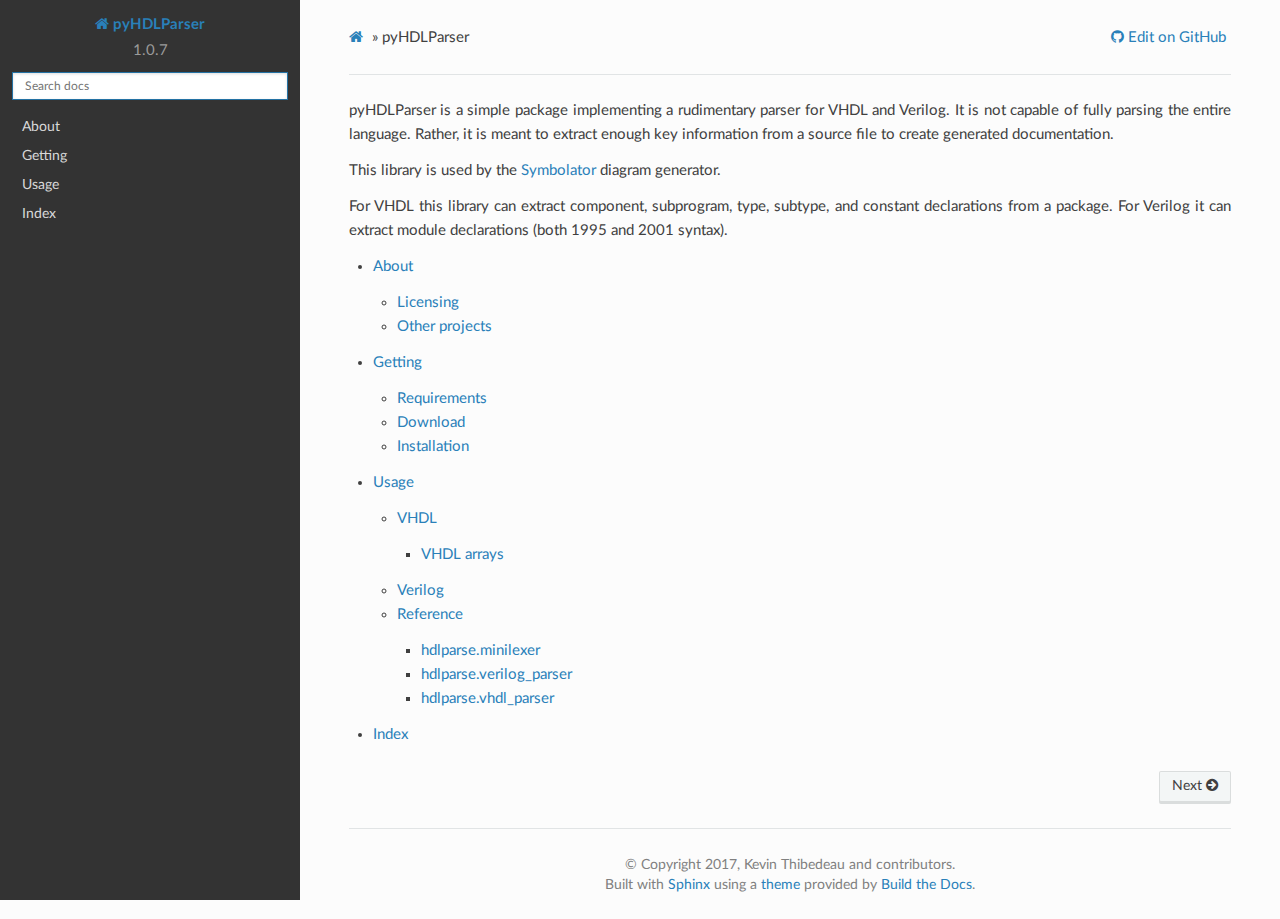
<file: index.html>
<!DOCTYPE html>
<html class="writer-html5" lang="en" >
<head>
  <meta charset="utf-8" /><meta name="generator" content="Docutils 0.17.1: http://docutils.sourceforge.net/" />

  <meta name="viewport" content="width=device-width, initial-scale=1.0" />
  <title>pyHDLParser &mdash; pyHDLParser 1.0.7 documentation</title>
      <link rel="stylesheet" href="_static/pygments.css" type="text/css" />
      <link rel="stylesheet" href="_static/css/theme.css" type="text/css" />
  <!--[if lt IE 9]>
    <script src="_static/js/html5shiv.min.js"></script>
  <![endif]-->
  
        <script data-url_root="./" id="documentation_options" src="_static/documentation_options.js"></script>
        <script src="_static/jquery.js"></script>
        <script src="_static/underscore.js"></script>
        <script src="_static/doctools.js"></script>
    <script src="_static/js/theme.js"></script>
    <link rel="author" title="About these documents" href="about.html" />
    <link rel="index" title="Index" href="genindex.html" />
    <link rel="search" title="Search" href="search.html" />
    <link rel="next" title="About" href="about.html" /> 
</head>

<body class="wy-body-for-nav"> 
  <div class="wy-grid-for-nav">
    <nav data-toggle="wy-nav-shift" class="wy-nav-side">
      <div class="wy-side-scroll">
        <div class="wy-side-nav-search" >
            <a href="#" class="icon icon-home"> pyHDLParser
          </a>
              <div class="version">
                1.0.7
              </div>
<div role="search">
  <form id="rtd-search-form" class="wy-form" action="search.html" method="get">
    <input type="text" name="q" placeholder="Search docs" />
    <input type="hidden" name="check_keywords" value="yes" />
    <input type="hidden" name="area" value="default" />
  </form>
</div>
        </div><div class="wy-menu wy-menu-vertical" data-spy="affix" role="navigation" aria-label="Navigation menu">
              <ul>
<li class="toctree-l1"><a class="reference internal" href="about.html">About</a></li>
<li class="toctree-l1"><a class="reference internal" href="getting.html">Getting</a></li>
<li class="toctree-l1"><a class="reference internal" href="usage.html">Usage</a></li>
<li class="toctree-l1"><a class="reference internal" href="genindex.html">Index</a></li>
</ul>

        </div>
      </div>
    </nav>

    <section data-toggle="wy-nav-shift" class="wy-nav-content-wrap"><nav class="wy-nav-top" aria-label="Mobile navigation menu" >
          <i data-toggle="wy-nav-top" class="fa fa-bars"></i>
          <a href="#">pyHDLParser</a>
      </nav>

      <div class="wy-nav-content">
        <div class="rst-content">
        
          
            <div role="navigation" aria-label="Page navigation">
  <ul class="wy-breadcrumbs">
      <li><a href="#" class="icon icon-home"></a> &raquo;</li>
      <li>pyHDLParser</li>
      <li class="wy-breadcrumbs-aside">
              <a href="https://github.com/hdl/pyHDLParser/blob/doc-btd/doc/index.rst" class="fa fa-github"> Edit on GitHub</a>
      </li>
  </ul>
  <hr/>
</div>
          
          <div role="main" class="document" itemscope="itemscope" itemtype="http://schema.org/Article">
           <div itemprop="articleBody">
             
  <section id="pyhdlparser">
<h1>pyHDLParser<a class="headerlink" href="#pyhdlparser" title="Permalink to this headline">¶</a></h1>
<p>pyHDLParser is a simple package implementing a rudimentary parser for VHDL and Verilog.
It is not capable of fully parsing the entire language.
Rather, it is meant to extract enough key information from a source file to create generated documentation.</p>
<p>This library is used by the <a class="reference external" href="https://github.com/hdl/symbolator">Symbolator</a> diagram generator.</p>
<p>For VHDL this library can extract component, subprogram, type, subtype, and constant declarations from a package.
For Verilog it can extract module declarations (both 1995 and 2001 syntax).</p>
<div class="toctree-wrapper compound">
<ul>
<li class="toctree-l1"><a class="reference internal" href="about.html">About</a><ul>
<li class="toctree-l2"><a class="reference internal" href="about.html#licensing">Licensing</a></li>
<li class="toctree-l2"><a class="reference internal" href="about.html#other-projects">Other projects</a></li>
</ul>
</li>
<li class="toctree-l1"><a class="reference internal" href="getting.html">Getting</a><ul>
<li class="toctree-l2"><a class="reference internal" href="getting.html#requirements">Requirements</a></li>
<li class="toctree-l2"><a class="reference internal" href="getting.html#download">Download</a></li>
<li class="toctree-l2"><a class="reference internal" href="getting.html#installation">Installation</a></li>
</ul>
</li>
<li class="toctree-l1"><a class="reference internal" href="usage.html">Usage</a><ul>
<li class="toctree-l2"><a class="reference internal" href="usage.html#vhdl">VHDL</a><ul>
<li class="toctree-l3"><a class="reference internal" href="usage.html#vhdl-arrays">VHDL arrays</a></li>
</ul>
</li>
<li class="toctree-l2"><a class="reference internal" href="usage.html#verilog">Verilog</a></li>
<li class="toctree-l2"><a class="reference internal" href="usage.html#module-hdlparse">Reference</a><ul>
<li class="toctree-l3"><a class="reference internal" href="usage.html#module-hdlparse.minilexer">hdlparse.minilexer</a></li>
<li class="toctree-l3"><a class="reference internal" href="usage.html#module-hdlparse.verilog_parser">hdlparse.verilog_parser</a></li>
<li class="toctree-l3"><a class="reference internal" href="usage.html#module-hdlparse.vhdl_parser">hdlparse.vhdl_parser</a></li>
</ul>
</li>
</ul>
</li>
<li class="toctree-l1"><a class="reference internal" href="genindex.html">Index</a></li>
</ul>
</div>
</section>


           </div>
          </div>
          <footer><div class="rst-footer-buttons" role="navigation" aria-label="Footer">
        <a href="about.html" class="btn btn-neutral float-right" title="About" accesskey="n" rel="next">Next <span class="fa fa-arrow-circle-right" aria-hidden="true"></span></a>
    </div>

  <hr/>

  <div role="contentinfo">
    <p>&#169; Copyright 2017, Kevin Thibedeau and contributors.</p>
  </div>Built with <a href="http://sphinx-doc.org/">Sphinx</a> using a
    <a href="https://github.com/buildthedocs/sphinx.theme">theme</a>
    provided by <a href="https://buildthedocs.github.io">Build the Docs</a>.
   

</footer>
        </div>
      </div>
    </section>
  </div>
  <script>
      jQuery(function () {
          SphinxRtdTheme.Navigation.enable(true);
      });
  </script> 

</body>
</html>
</file>
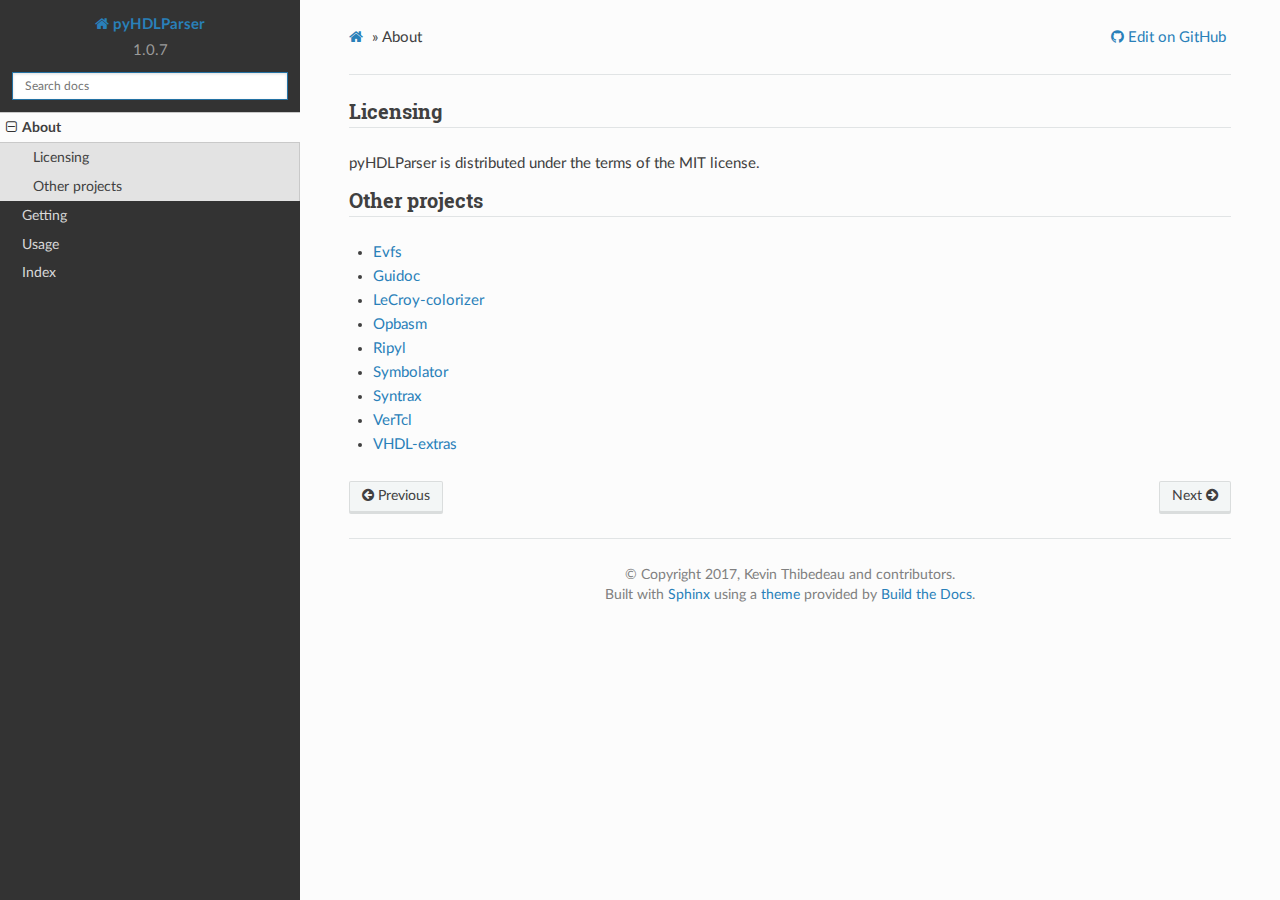
<file: about.html>
<!DOCTYPE html>
<html class="writer-html5" lang="en" >
<head>
  <meta charset="utf-8" /><meta name="generator" content="Docutils 0.17.1: http://docutils.sourceforge.net/" />

  <meta name="viewport" content="width=device-width, initial-scale=1.0" />
  <title>About &mdash; pyHDLParser 1.0.7 documentation</title>
      <link rel="stylesheet" href="_static/pygments.css" type="text/css" />
      <link rel="stylesheet" href="_static/css/theme.css" type="text/css" />
  <!--[if lt IE 9]>
    <script src="_static/js/html5shiv.min.js"></script>
  <![endif]-->
  
        <script data-url_root="./" id="documentation_options" src="_static/documentation_options.js"></script>
        <script src="_static/jquery.js"></script>
        <script src="_static/underscore.js"></script>
        <script src="_static/doctools.js"></script>
    <script src="_static/js/theme.js"></script>
    <link rel="author" title="About these documents" href="#" />
    <link rel="index" title="Index" href="genindex.html" />
    <link rel="search" title="Search" href="search.html" />
    <link rel="next" title="Getting" href="getting.html" />
    <link rel="prev" title="pyHDLParser" href="index.html" /> 
</head>

<body class="wy-body-for-nav"> 
  <div class="wy-grid-for-nav">
    <nav data-toggle="wy-nav-shift" class="wy-nav-side">
      <div class="wy-side-scroll">
        <div class="wy-side-nav-search" >
            <a href="index.html" class="icon icon-home"> pyHDLParser
          </a>
              <div class="version">
                1.0.7
              </div>
<div role="search">
  <form id="rtd-search-form" class="wy-form" action="search.html" method="get">
    <input type="text" name="q" placeholder="Search docs" />
    <input type="hidden" name="check_keywords" value="yes" />
    <input type="hidden" name="area" value="default" />
  </form>
</div>
        </div><div class="wy-menu wy-menu-vertical" data-spy="affix" role="navigation" aria-label="Navigation menu">
              <ul class="current">
<li class="toctree-l1 current"><a class="current reference internal" href="#">About</a><ul>
<li class="toctree-l2"><a class="reference internal" href="#licensing">Licensing</a></li>
<li class="toctree-l2"><a class="reference internal" href="#other-projects">Other projects</a></li>
</ul>
</li>
<li class="toctree-l1"><a class="reference internal" href="getting.html">Getting</a></li>
<li class="toctree-l1"><a class="reference internal" href="usage.html">Usage</a></li>
<li class="toctree-l1"><a class="reference internal" href="genindex.html">Index</a></li>
</ul>

        </div>
      </div>
    </nav>

    <section data-toggle="wy-nav-shift" class="wy-nav-content-wrap"><nav class="wy-nav-top" aria-label="Mobile navigation menu" >
          <i data-toggle="wy-nav-top" class="fa fa-bars"></i>
          <a href="index.html">pyHDLParser</a>
      </nav>

      <div class="wy-nav-content">
        <div class="rst-content">
        
          
            <div role="navigation" aria-label="Page navigation">
  <ul class="wy-breadcrumbs">
      <li><a href="index.html" class="icon icon-home"></a> &raquo;</li>
      <li>About</li>
      <li class="wy-breadcrumbs-aside">
              <a href="https://github.com/hdl/pyHDLParser/blob/doc-btd/doc/about.rst" class="fa fa-github"> Edit on GitHub</a>
      </li>
  </ul>
  <hr/>
</div>
          
          <div role="main" class="document" itemscope="itemscope" itemtype="http://schema.org/Article">
           <div itemprop="articleBody">
             
  <section id="about">
<h1>About<a class="headerlink" href="#about" title="Permalink to this headline">¶</a></h1>
<section id="licensing">
<h2>Licensing<a class="headerlink" href="#licensing" title="Permalink to this headline">¶</a></h2>
<p>pyHDLParser is distributed under the terms of the MIT license.</p>
</section>
<section id="other-projects">
<h2>Other projects<a class="headerlink" href="#other-projects" title="Permalink to this headline">¶</a></h2>
<ul class="simple">
<li><p><a class="reference external" href="https://kevinpt.github.io/evfs/">Evfs</a></p></li>
<li><p><a class="reference external" href="https://kevinpt.github.io/guidoc/">Guidoc</a></p></li>
<li><p><a class="reference external" href="http://kevinpt.github.io/lecroy-colorizer/">LeCroy-colorizer</a></p></li>
<li><p><a class="reference external" href="http://kevinpt.github.io/opbasm/">Opbasm</a></p></li>
<li><p><a class="reference external" href="http://kevinpt.github.io/ripyl/">Ripyl</a></p></li>
<li><p><a class="reference external" href="https://kevinpt.github.io/symbolator">Symbolator</a></p></li>
<li><p><a class="reference external" href="https://kevinpt.github.io/syntrax">Syntrax</a></p></li>
<li><p><a class="reference external" href="http://kevinpt.github.io/vertcl/">VerTcl</a></p></li>
<li><p><a class="reference external" href="http://kevinpt.github.io/vhdl-extras/">VHDL-extras</a></p></li>
</ul>
</section>
</section>


           </div>
          </div>
          <footer><div class="rst-footer-buttons" role="navigation" aria-label="Footer">
        <a href="index.html" class="btn btn-neutral float-left" title="pyHDLParser" accesskey="p" rel="prev"><span class="fa fa-arrow-circle-left" aria-hidden="true"></span> Previous</a>
        <a href="getting.html" class="btn btn-neutral float-right" title="Getting" accesskey="n" rel="next">Next <span class="fa fa-arrow-circle-right" aria-hidden="true"></span></a>
    </div>

  <hr/>

  <div role="contentinfo">
    <p>&#169; Copyright 2017, Kevin Thibedeau and contributors.</p>
  </div>Built with <a href="http://sphinx-doc.org/">Sphinx</a> using a
    <a href="https://github.com/buildthedocs/sphinx.theme">theme</a>
    provided by <a href="https://buildthedocs.github.io">Build the Docs</a>.
   

</footer>
        </div>
      </div>
    </section>
  </div>
  <script>
      jQuery(function () {
          SphinxRtdTheme.Navigation.enable(true);
      });
  </script> 

</body>
</html>
</file>
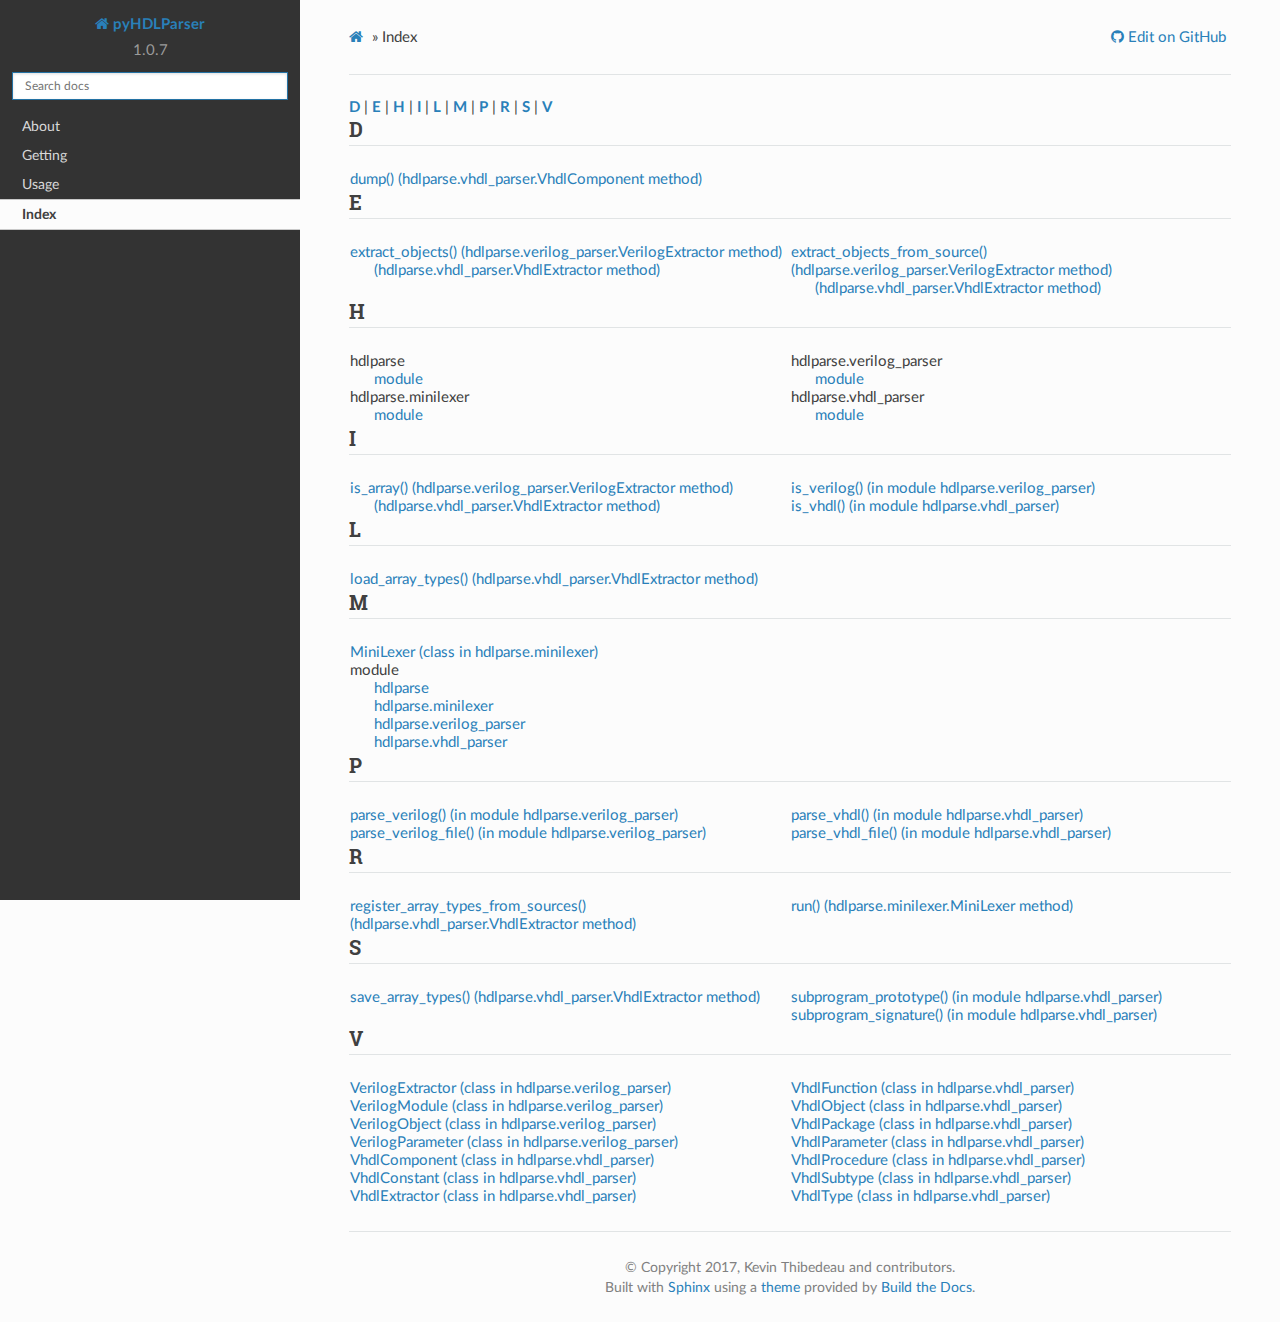
<file: genindex.html>
<!DOCTYPE html>
<html class="writer-html5" lang="en" >
<head>
  <meta charset="utf-8" />
  <meta name="viewport" content="width=device-width, initial-scale=1.0" />
  <title>Index &mdash; pyHDLParser 1.0.7 documentation</title>
      <link rel="stylesheet" href="_static/pygments.css" type="text/css" />
      <link rel="stylesheet" href="_static/css/theme.css" type="text/css" />
  <!--[if lt IE 9]>
    <script src="_static/js/html5shiv.min.js"></script>
  <![endif]-->
  
        <script data-url_root="./" id="documentation_options" src="_static/documentation_options.js"></script>
        <script src="_static/jquery.js"></script>
        <script src="_static/underscore.js"></script>
        <script src="_static/doctools.js"></script>
    <script src="_static/js/theme.js"></script>
    <link rel="author" title="About these documents" href="about.html" />
    <link rel="index" title="Index" href="#" />
    <link rel="search" title="Search" href="search.html" /> 
</head>

<body class="wy-body-for-nav"> 
  <div class="wy-grid-for-nav">
    <nav data-toggle="wy-nav-shift" class="wy-nav-side">
      <div class="wy-side-scroll">
        <div class="wy-side-nav-search" >
            <a href="index.html" class="icon icon-home"> pyHDLParser
          </a>
              <div class="version">
                1.0.7
              </div>
<div role="search">
  <form id="rtd-search-form" class="wy-form" action="search.html" method="get">
    <input type="text" name="q" placeholder="Search docs" />
    <input type="hidden" name="check_keywords" value="yes" />
    <input type="hidden" name="area" value="default" />
  </form>
</div>
        </div><div class="wy-menu wy-menu-vertical" data-spy="affix" role="navigation" aria-label="Navigation menu">
              <ul class="current">
<li class="toctree-l1"><a class="reference internal" href="about.html">About</a></li>
<li class="toctree-l1"><a class="reference internal" href="getting.html">Getting</a></li>
<li class="toctree-l1"><a class="reference internal" href="usage.html">Usage</a></li>
<li class="toctree-l1 current"><a class="current reference internal" href="#">Index</a></li>
</ul>

        </div>
      </div>
    </nav>

    <section data-toggle="wy-nav-shift" class="wy-nav-content-wrap"><nav class="wy-nav-top" aria-label="Mobile navigation menu" >
          <i data-toggle="wy-nav-top" class="fa fa-bars"></i>
          <a href="index.html">pyHDLParser</a>
      </nav>

      <div class="wy-nav-content">
        <div class="rst-content">
        
          
            <div role="navigation" aria-label="Page navigation">
  <ul class="wy-breadcrumbs">
      <li><a href="index.html" class="icon icon-home"></a> &raquo;</li>
      <li>Index</li>
      <li class="wy-breadcrumbs-aside">
              <a href="https://github.com/hdl/pyHDLParser/blob/doc-btd/doc/genindex" class="fa fa-github"> Edit on GitHub</a>
      </li>
  </ul>
  <hr/>
</div>
          
          <div role="main" class="document" itemscope="itemscope" itemtype="http://schema.org/Article">
           <div itemprop="articleBody">
             

<h1 id="index">Index</h1>

<div class="genindex-jumpbox">
 <a href="#D"><strong>D</strong></a>
 | <a href="#E"><strong>E</strong></a>
 | <a href="#H"><strong>H</strong></a>
 | <a href="#I"><strong>I</strong></a>
 | <a href="#L"><strong>L</strong></a>
 | <a href="#M"><strong>M</strong></a>
 | <a href="#P"><strong>P</strong></a>
 | <a href="#R"><strong>R</strong></a>
 | <a href="#S"><strong>S</strong></a>
 | <a href="#V"><strong>V</strong></a>
 
</div>
<h2 id="D">D</h2>
<table style="width: 100%" class="indextable genindextable"><tr>
  <td style="width: 33%; vertical-align: top;"><ul>
      <li><a href="usage.html#hdlparse.vhdl_parser.VhdlComponent.dump">dump() (hdlparse.vhdl_parser.VhdlComponent method)</a>
</li>
  </ul></td>
</tr></table>

<h2 id="E">E</h2>
<table style="width: 100%" class="indextable genindextable"><tr>
  <td style="width: 33%; vertical-align: top;"><ul>
      <li><a href="usage.html#hdlparse.verilog_parser.VerilogExtractor.extract_objects">extract_objects() (hdlparse.verilog_parser.VerilogExtractor method)</a>

      <ul>
        <li><a href="usage.html#hdlparse.vhdl_parser.VhdlExtractor.extract_objects">(hdlparse.vhdl_parser.VhdlExtractor method)</a>
</li>
      </ul></li>
  </ul></td>
  <td style="width: 33%; vertical-align: top;"><ul>
      <li><a href="usage.html#hdlparse.verilog_parser.VerilogExtractor.extract_objects_from_source">extract_objects_from_source() (hdlparse.verilog_parser.VerilogExtractor method)</a>

      <ul>
        <li><a href="usage.html#hdlparse.vhdl_parser.VhdlExtractor.extract_objects_from_source">(hdlparse.vhdl_parser.VhdlExtractor method)</a>
</li>
      </ul></li>
  </ul></td>
</tr></table>

<h2 id="H">H</h2>
<table style="width: 100%" class="indextable genindextable"><tr>
  <td style="width: 33%; vertical-align: top;"><ul>
      <li>
    hdlparse

      <ul>
        <li><a href="usage.html#module-hdlparse">module</a>
</li>
      </ul></li>
      <li>
    hdlparse.minilexer

      <ul>
        <li><a href="usage.html#module-hdlparse.minilexer">module</a>
</li>
      </ul></li>
  </ul></td>
  <td style="width: 33%; vertical-align: top;"><ul>
      <li>
    hdlparse.verilog_parser

      <ul>
        <li><a href="usage.html#module-hdlparse.verilog_parser">module</a>
</li>
      </ul></li>
      <li>
    hdlparse.vhdl_parser

      <ul>
        <li><a href="usage.html#module-hdlparse.vhdl_parser">module</a>
</li>
      </ul></li>
  </ul></td>
</tr></table>

<h2 id="I">I</h2>
<table style="width: 100%" class="indextable genindextable"><tr>
  <td style="width: 33%; vertical-align: top;"><ul>
      <li><a href="usage.html#hdlparse.verilog_parser.VerilogExtractor.is_array">is_array() (hdlparse.verilog_parser.VerilogExtractor method)</a>

      <ul>
        <li><a href="usage.html#hdlparse.vhdl_parser.VhdlExtractor.is_array">(hdlparse.vhdl_parser.VhdlExtractor method)</a>
</li>
      </ul></li>
  </ul></td>
  <td style="width: 33%; vertical-align: top;"><ul>
      <li><a href="usage.html#hdlparse.verilog_parser.is_verilog">is_verilog() (in module hdlparse.verilog_parser)</a>
</li>
      <li><a href="usage.html#hdlparse.vhdl_parser.is_vhdl">is_vhdl() (in module hdlparse.vhdl_parser)</a>
</li>
  </ul></td>
</tr></table>

<h2 id="L">L</h2>
<table style="width: 100%" class="indextable genindextable"><tr>
  <td style="width: 33%; vertical-align: top;"><ul>
      <li><a href="usage.html#hdlparse.vhdl_parser.VhdlExtractor.load_array_types">load_array_types() (hdlparse.vhdl_parser.VhdlExtractor method)</a>
</li>
  </ul></td>
</tr></table>

<h2 id="M">M</h2>
<table style="width: 100%" class="indextable genindextable"><tr>
  <td style="width: 33%; vertical-align: top;"><ul>
      <li><a href="usage.html#hdlparse.minilexer.MiniLexer">MiniLexer (class in hdlparse.minilexer)</a>
</li>
      <li>
    module

      <ul>
        <li><a href="usage.html#module-hdlparse">hdlparse</a>
</li>
        <li><a href="usage.html#module-hdlparse.minilexer">hdlparse.minilexer</a>
</li>
        <li><a href="usage.html#module-hdlparse.verilog_parser">hdlparse.verilog_parser</a>
</li>
        <li><a href="usage.html#module-hdlparse.vhdl_parser">hdlparse.vhdl_parser</a>
</li>
      </ul></li>
  </ul></td>
</tr></table>

<h2 id="P">P</h2>
<table style="width: 100%" class="indextable genindextable"><tr>
  <td style="width: 33%; vertical-align: top;"><ul>
      <li><a href="usage.html#hdlparse.verilog_parser.parse_verilog">parse_verilog() (in module hdlparse.verilog_parser)</a>
</li>
      <li><a href="usage.html#hdlparse.verilog_parser.parse_verilog_file">parse_verilog_file() (in module hdlparse.verilog_parser)</a>
</li>
  </ul></td>
  <td style="width: 33%; vertical-align: top;"><ul>
      <li><a href="usage.html#hdlparse.vhdl_parser.parse_vhdl">parse_vhdl() (in module hdlparse.vhdl_parser)</a>
</li>
      <li><a href="usage.html#hdlparse.vhdl_parser.parse_vhdl_file">parse_vhdl_file() (in module hdlparse.vhdl_parser)</a>
</li>
  </ul></td>
</tr></table>

<h2 id="R">R</h2>
<table style="width: 100%" class="indextable genindextable"><tr>
  <td style="width: 33%; vertical-align: top;"><ul>
      <li><a href="usage.html#hdlparse.vhdl_parser.VhdlExtractor.register_array_types_from_sources">register_array_types_from_sources() (hdlparse.vhdl_parser.VhdlExtractor method)</a>
</li>
  </ul></td>
  <td style="width: 33%; vertical-align: top;"><ul>
      <li><a href="usage.html#hdlparse.minilexer.MiniLexer.run">run() (hdlparse.minilexer.MiniLexer method)</a>
</li>
  </ul></td>
</tr></table>

<h2 id="S">S</h2>
<table style="width: 100%" class="indextable genindextable"><tr>
  <td style="width: 33%; vertical-align: top;"><ul>
      <li><a href="usage.html#hdlparse.vhdl_parser.VhdlExtractor.save_array_types">save_array_types() (hdlparse.vhdl_parser.VhdlExtractor method)</a>
</li>
  </ul></td>
  <td style="width: 33%; vertical-align: top;"><ul>
      <li><a href="usage.html#hdlparse.vhdl_parser.subprogram_prototype">subprogram_prototype() (in module hdlparse.vhdl_parser)</a>
</li>
      <li><a href="usage.html#hdlparse.vhdl_parser.subprogram_signature">subprogram_signature() (in module hdlparse.vhdl_parser)</a>
</li>
  </ul></td>
</tr></table>

<h2 id="V">V</h2>
<table style="width: 100%" class="indextable genindextable"><tr>
  <td style="width: 33%; vertical-align: top;"><ul>
      <li><a href="usage.html#hdlparse.verilog_parser.VerilogExtractor">VerilogExtractor (class in hdlparse.verilog_parser)</a>
</li>
      <li><a href="usage.html#hdlparse.verilog_parser.VerilogModule">VerilogModule (class in hdlparse.verilog_parser)</a>
</li>
      <li><a href="usage.html#hdlparse.verilog_parser.VerilogObject">VerilogObject (class in hdlparse.verilog_parser)</a>
</li>
      <li><a href="usage.html#hdlparse.verilog_parser.VerilogParameter">VerilogParameter (class in hdlparse.verilog_parser)</a>
</li>
      <li><a href="usage.html#hdlparse.vhdl_parser.VhdlComponent">VhdlComponent (class in hdlparse.vhdl_parser)</a>
</li>
      <li><a href="usage.html#hdlparse.vhdl_parser.VhdlConstant">VhdlConstant (class in hdlparse.vhdl_parser)</a>
</li>
      <li><a href="usage.html#hdlparse.vhdl_parser.VhdlExtractor">VhdlExtractor (class in hdlparse.vhdl_parser)</a>
</li>
  </ul></td>
  <td style="width: 33%; vertical-align: top;"><ul>
      <li><a href="usage.html#hdlparse.vhdl_parser.VhdlFunction">VhdlFunction (class in hdlparse.vhdl_parser)</a>
</li>
      <li><a href="usage.html#hdlparse.vhdl_parser.VhdlObject">VhdlObject (class in hdlparse.vhdl_parser)</a>
</li>
      <li><a href="usage.html#hdlparse.vhdl_parser.VhdlPackage">VhdlPackage (class in hdlparse.vhdl_parser)</a>
</li>
      <li><a href="usage.html#hdlparse.vhdl_parser.VhdlParameter">VhdlParameter (class in hdlparse.vhdl_parser)</a>
</li>
      <li><a href="usage.html#hdlparse.vhdl_parser.VhdlProcedure">VhdlProcedure (class in hdlparse.vhdl_parser)</a>
</li>
      <li><a href="usage.html#hdlparse.vhdl_parser.VhdlSubtype">VhdlSubtype (class in hdlparse.vhdl_parser)</a>
</li>
      <li><a href="usage.html#hdlparse.vhdl_parser.VhdlType">VhdlType (class in hdlparse.vhdl_parser)</a>
</li>
  </ul></td>
</tr></table>



           </div>
          </div>
          <footer>

  <hr/>

  <div role="contentinfo">
    <p>&#169; Copyright 2017, Kevin Thibedeau and contributors.</p>
  </div>Built with <a href="http://sphinx-doc.org/">Sphinx</a> using a
    <a href="https://github.com/buildthedocs/sphinx.theme">theme</a>
    provided by <a href="https://buildthedocs.github.io">Build the Docs</a>.
   

</footer>
        </div>
      </div>
    </section>
  </div>
  <script>
      jQuery(function () {
          SphinxRtdTheme.Navigation.enable(true);
      });
  </script> 

</body>
</html>
</file>
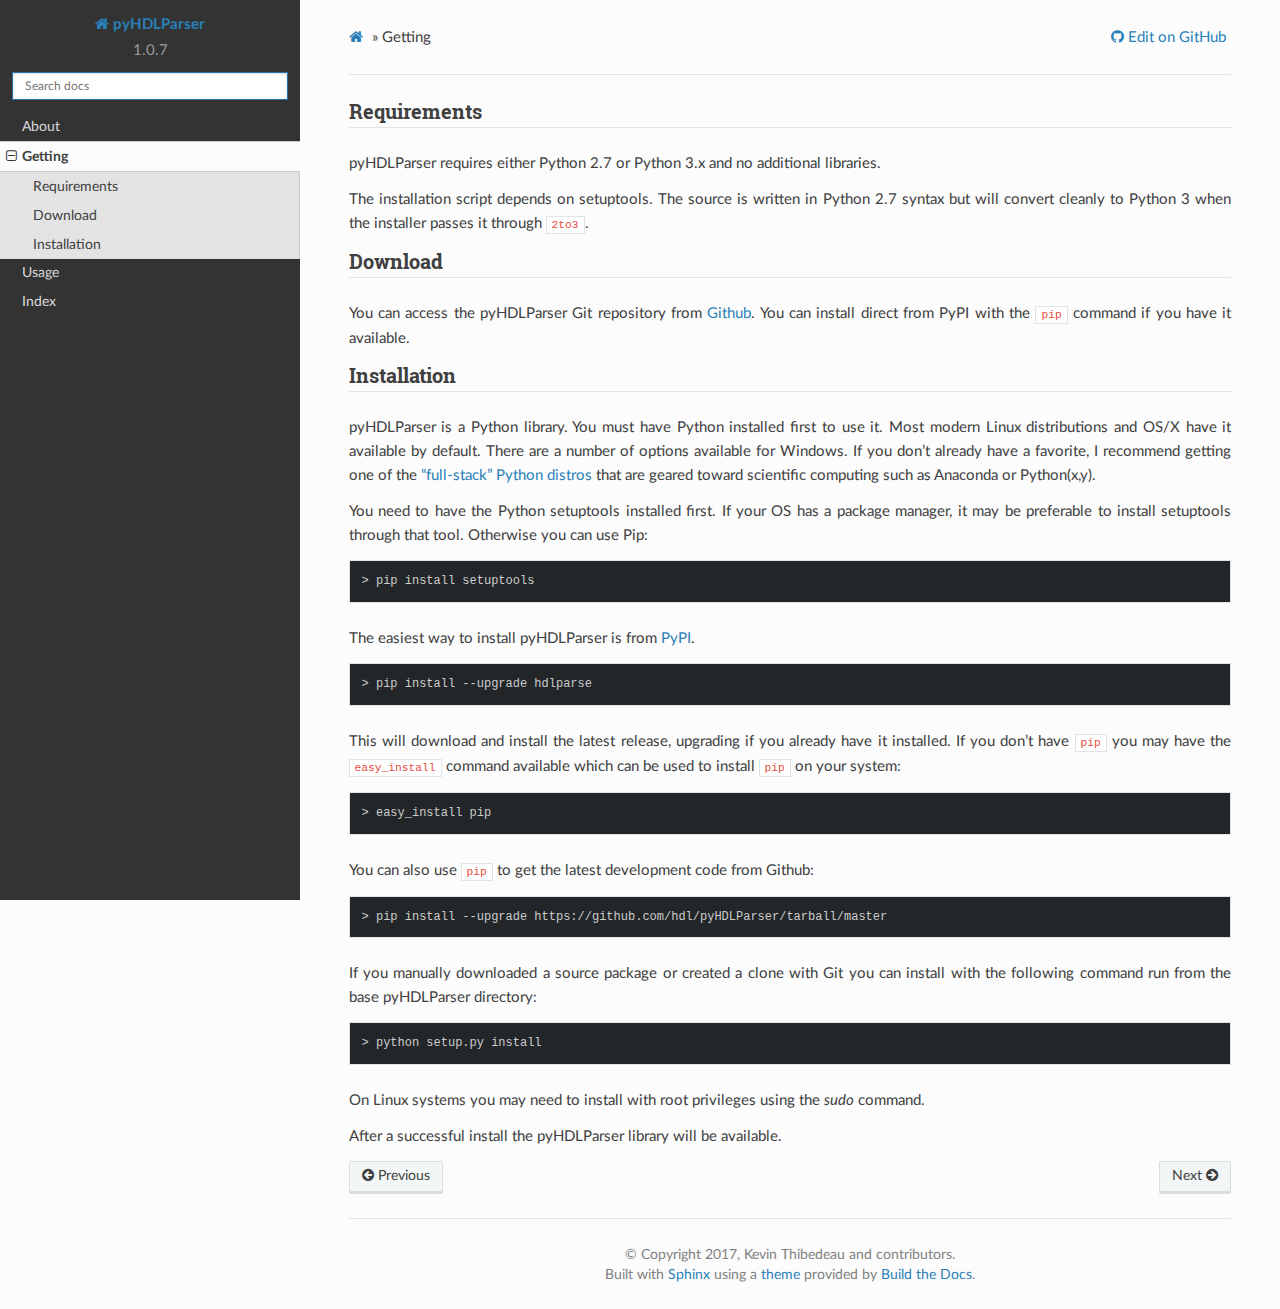
<file: getting.html>
<!DOCTYPE html>
<html class="writer-html5" lang="en" >
<head>
  <meta charset="utf-8" /><meta name="generator" content="Docutils 0.17.1: http://docutils.sourceforge.net/" />

  <meta name="viewport" content="width=device-width, initial-scale=1.0" />
  <title>Getting &mdash; pyHDLParser 1.0.7 documentation</title>
      <link rel="stylesheet" href="_static/pygments.css" type="text/css" />
      <link rel="stylesheet" href="_static/css/theme.css" type="text/css" />
  <!--[if lt IE 9]>
    <script src="_static/js/html5shiv.min.js"></script>
  <![endif]-->
  
        <script data-url_root="./" id="documentation_options" src="_static/documentation_options.js"></script>
        <script src="_static/jquery.js"></script>
        <script src="_static/underscore.js"></script>
        <script src="_static/doctools.js"></script>
    <script src="_static/js/theme.js"></script>
    <link rel="author" title="About these documents" href="about.html" />
    <link rel="index" title="Index" href="genindex.html" />
    <link rel="search" title="Search" href="search.html" />
    <link rel="next" title="Usage" href="usage.html" />
    <link rel="prev" title="About" href="about.html" /> 
</head>

<body class="wy-body-for-nav"> 
  <div class="wy-grid-for-nav">
    <nav data-toggle="wy-nav-shift" class="wy-nav-side">
      <div class="wy-side-scroll">
        <div class="wy-side-nav-search" >
            <a href="index.html" class="icon icon-home"> pyHDLParser
          </a>
              <div class="version">
                1.0.7
              </div>
<div role="search">
  <form id="rtd-search-form" class="wy-form" action="search.html" method="get">
    <input type="text" name="q" placeholder="Search docs" />
    <input type="hidden" name="check_keywords" value="yes" />
    <input type="hidden" name="area" value="default" />
  </form>
</div>
        </div><div class="wy-menu wy-menu-vertical" data-spy="affix" role="navigation" aria-label="Navigation menu">
              <ul class="current">
<li class="toctree-l1"><a class="reference internal" href="about.html">About</a></li>
<li class="toctree-l1 current"><a class="current reference internal" href="#">Getting</a><ul>
<li class="toctree-l2"><a class="reference internal" href="#requirements">Requirements</a></li>
<li class="toctree-l2"><a class="reference internal" href="#download">Download</a></li>
<li class="toctree-l2"><a class="reference internal" href="#installation">Installation</a></li>
</ul>
</li>
<li class="toctree-l1"><a class="reference internal" href="usage.html">Usage</a></li>
<li class="toctree-l1"><a class="reference internal" href="genindex.html">Index</a></li>
</ul>

        </div>
      </div>
    </nav>

    <section data-toggle="wy-nav-shift" class="wy-nav-content-wrap"><nav class="wy-nav-top" aria-label="Mobile navigation menu" >
          <i data-toggle="wy-nav-top" class="fa fa-bars"></i>
          <a href="index.html">pyHDLParser</a>
      </nav>

      <div class="wy-nav-content">
        <div class="rst-content">
        
          
            <div role="navigation" aria-label="Page navigation">
  <ul class="wy-breadcrumbs">
      <li><a href="index.html" class="icon icon-home"></a> &raquo;</li>
      <li>Getting</li>
      <li class="wy-breadcrumbs-aside">
              <a href="https://github.com/hdl/pyHDLParser/blob/doc-btd/doc/getting.rst" class="fa fa-github"> Edit on GitHub</a>
      </li>
  </ul>
  <hr/>
</div>
          
          <div role="main" class="document" itemscope="itemscope" itemtype="http://schema.org/Article">
           <div itemprop="articleBody">
             
  <section id="getting">
<h1>Getting<a class="headerlink" href="#getting" title="Permalink to this headline">¶</a></h1>
<section id="requirements">
<h2>Requirements<a class="headerlink" href="#requirements" title="Permalink to this headline">¶</a></h2>
<p>pyHDLParser requires either Python 2.7 or Python 3.x and no additional libraries.</p>
<p>The installation script depends on setuptools. The source is written in
Python 2.7 syntax but will convert cleanly to Python 3 when the installer
passes it through <code class="docutils literal notranslate"><span class="pre">2to3</span></code>.</p>
</section>
<section id="download">
<h2>Download<a class="headerlink" href="#download" title="Permalink to this headline">¶</a></h2>
<p>You can access the pyHDLParser Git repository from <a class="reference external" href="https://github.com/hdl/pyHDLParser">Github</a>.
You can install direct from PyPI with the <code class="docutils literal notranslate"><span class="pre">pip</span></code> command if you have it available.</p>
</section>
<section id="installation">
<h2>Installation<a class="headerlink" href="#installation" title="Permalink to this headline">¶</a></h2>
<p>pyHDLParser is a Python library.
You must have Python installed first to use it.
Most modern Linux distributions and OS/X have it available by default.
There are a number of options available for Windows.
If you don’t already have a favorite, I recommend getting one of the <a class="reference external" href="http://www.scipy.org/install.html">“full-stack” Python distros</a> that are geared toward scientific computing such as Anaconda or Python(x,y).</p>
<p>You need to have the Python setuptools installed first.
If your OS has a package manager, it may be preferable to install setuptools through that tool.
Otherwise you can use Pip:</p>
<div class="highlight-sh notranslate"><div class="highlight"><pre><span></span>&gt; pip install setuptools
</pre></div>
</div>
<p>The easiest way to install pyHDLParser is from <a class="reference external" href="https://pypi.python.org/pypi/hdlparse">PyPI</a>.</p>
<div class="highlight-sh notranslate"><div class="highlight"><pre><span></span>&gt; pip install --upgrade hdlparse
</pre></div>
</div>
<p>This will download and install the latest release, upgrading if you already have it installed.
If you don’t have <code class="docutils literal notranslate"><span class="pre">pip</span></code> you may have the <code class="docutils literal notranslate"><span class="pre">easy_install</span></code> command available which can be used to install <code class="docutils literal notranslate"><span class="pre">pip</span></code> on
your system:</p>
<div class="highlight-sh notranslate"><div class="highlight"><pre><span></span>&gt; easy_install pip
</pre></div>
</div>
<p>You can also use <code class="docutils literal notranslate"><span class="pre">pip</span></code> to get the latest development code from Github:</p>
<div class="highlight-sh notranslate"><div class="highlight"><pre><span></span>&gt; pip install --upgrade https://github.com/hdl/pyHDLParser/tarball/master
</pre></div>
</div>
<p>If you manually downloaded a source package or created a clone with Git you can install with the following command run
from the base pyHDLParser directory:</p>
<div class="highlight-sh notranslate"><div class="highlight"><pre><span></span>&gt; python setup.py install
</pre></div>
</div>
<p>On Linux systems you may need to install with root privileges using the <em>sudo</em> command.</p>
<p>After a successful install the pyHDLParser library will be available.</p>
</section>
</section>


           </div>
          </div>
          <footer><div class="rst-footer-buttons" role="navigation" aria-label="Footer">
        <a href="about.html" class="btn btn-neutral float-left" title="About" accesskey="p" rel="prev"><span class="fa fa-arrow-circle-left" aria-hidden="true"></span> Previous</a>
        <a href="usage.html" class="btn btn-neutral float-right" title="Usage" accesskey="n" rel="next">Next <span class="fa fa-arrow-circle-right" aria-hidden="true"></span></a>
    </div>

  <hr/>

  <div role="contentinfo">
    <p>&#169; Copyright 2017, Kevin Thibedeau and contributors.</p>
  </div>Built with <a href="http://sphinx-doc.org/">Sphinx</a> using a
    <a href="https://github.com/buildthedocs/sphinx.theme">theme</a>
    provided by <a href="https://buildthedocs.github.io">Build the Docs</a>.
   

</footer>
        </div>
      </div>
    </section>
  </div>
  <script>
      jQuery(function () {
          SphinxRtdTheme.Navigation.enable(true);
      });
  </script> 

</body>
</html>
</file>
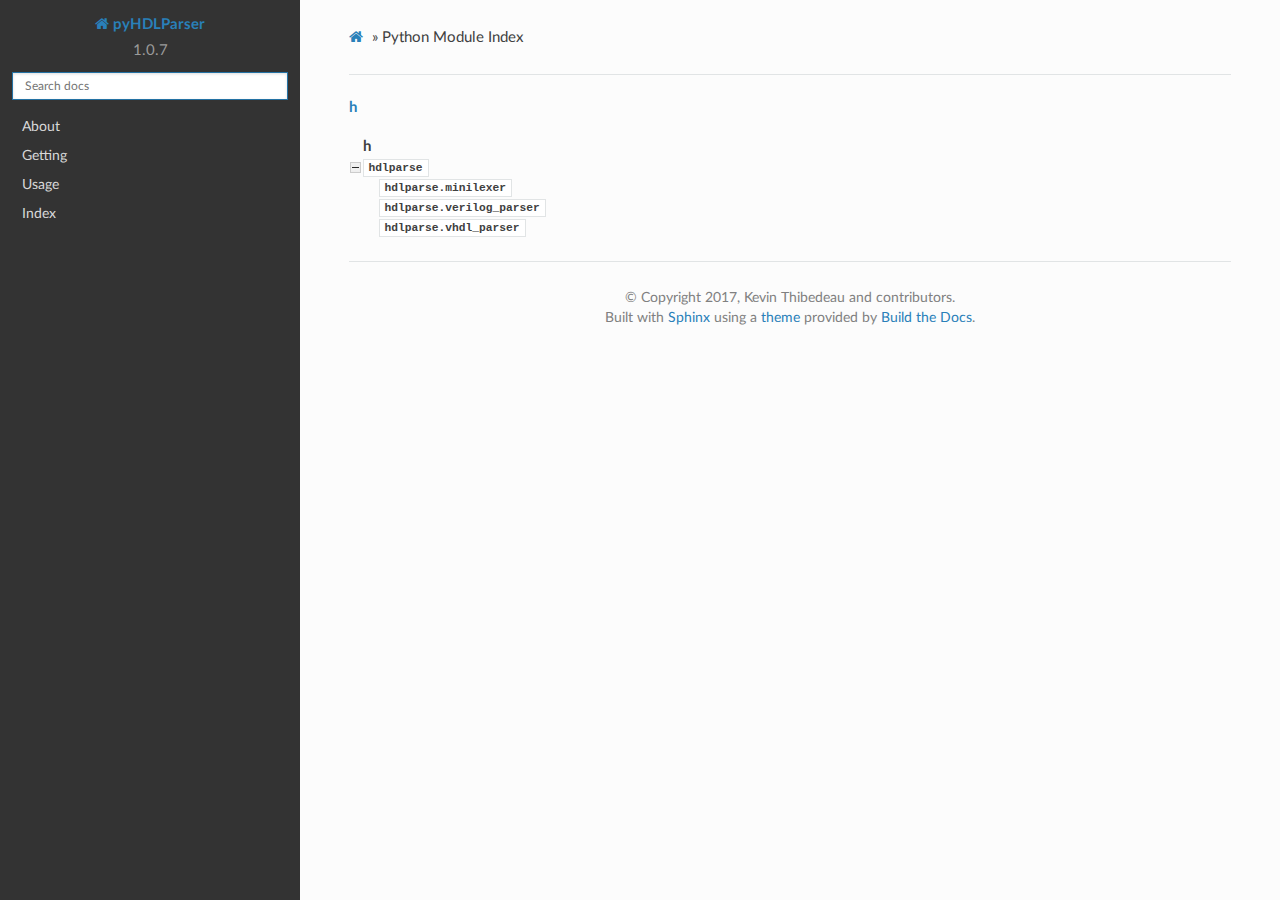
<file: py-modindex.html>
<!DOCTYPE html>
<html class="writer-html5" lang="en" >
<head>
  <meta charset="utf-8" />
  <meta name="viewport" content="width=device-width, initial-scale=1.0" />
  <title>Python Module Index &mdash; pyHDLParser 1.0.7 documentation</title>
      <link rel="stylesheet" href="_static/pygments.css" type="text/css" />
      <link rel="stylesheet" href="_static/css/theme.css" type="text/css" />
  <!--[if lt IE 9]>
    <script src="_static/js/html5shiv.min.js"></script>
  <![endif]-->
  
        <script data-url_root="./" id="documentation_options" src="_static/documentation_options.js"></script>
        <script src="_static/jquery.js"></script>
        <script src="_static/underscore.js"></script>
        <script src="_static/doctools.js"></script>
    <script src="_static/js/theme.js"></script>
    <link rel="author" title="About these documents" href="about.html" />
    <link rel="index" title="Index" href="genindex.html" />
    <link rel="search" title="Search" href="search.html" />
 


</head>

<body class="wy-body-for-nav"> 
  <div class="wy-grid-for-nav">
    <nav data-toggle="wy-nav-shift" class="wy-nav-side">
      <div class="wy-side-scroll">
        <div class="wy-side-nav-search" >
            <a href="index.html" class="icon icon-home"> pyHDLParser
          </a>
              <div class="version">
                1.0.7
              </div>
<div role="search">
  <form id="rtd-search-form" class="wy-form" action="search.html" method="get">
    <input type="text" name="q" placeholder="Search docs" />
    <input type="hidden" name="check_keywords" value="yes" />
    <input type="hidden" name="area" value="default" />
  </form>
</div>
        </div><div class="wy-menu wy-menu-vertical" data-spy="affix" role="navigation" aria-label="Navigation menu">
              <ul>
<li class="toctree-l1"><a class="reference internal" href="about.html">About</a></li>
<li class="toctree-l1"><a class="reference internal" href="getting.html">Getting</a></li>
<li class="toctree-l1"><a class="reference internal" href="usage.html">Usage</a></li>
<li class="toctree-l1"><a class="reference internal" href="genindex.html">Index</a></li>
</ul>

        </div>
      </div>
    </nav>

    <section data-toggle="wy-nav-shift" class="wy-nav-content-wrap"><nav class="wy-nav-top" aria-label="Mobile navigation menu" >
          <i data-toggle="wy-nav-top" class="fa fa-bars"></i>
          <a href="index.html">pyHDLParser</a>
      </nav>

      <div class="wy-nav-content">
        <div class="rst-content">
        
          
            <div role="navigation" aria-label="Page navigation">
  <ul class="wy-breadcrumbs">
      <li><a href="index.html" class="icon icon-home"></a> &raquo;</li>
      <li>Python Module Index</li>
      <li class="wy-breadcrumbs-aside">
      </li>
  </ul>
  <hr/>
</div>
          
          <div role="main" class="document" itemscope="itemscope" itemtype="http://schema.org/Article">
           <div itemprop="articleBody">
             

   <h1>Python Module Index</h1>

   <div class="modindex-jumpbox">
   <a href="#cap-h"><strong>h</strong></a>
   </div>

   <table class="indextable modindextable">
     <tr class="pcap"><td></td><td>&#160;</td><td></td></tr>
     <tr class="cap" id="cap-h"><td></td><td>
       <strong>h</strong></td><td></td></tr>
     <tr>
       <td><img src="_static/minus.png" class="toggler"
              id="toggle-1" style="display: none" alt="-" /></td>
       <td>
       <a href="usage.html#module-hdlparse"><code class="xref">hdlparse</code></a></td><td>
       <em></em></td></tr>
     <tr class="cg-1">
       <td></td>
       <td>&#160;&#160;&#160;
       <a href="usage.html#module-hdlparse.minilexer"><code class="xref">hdlparse.minilexer</code></a></td><td>
       <em></em></td></tr>
     <tr class="cg-1">
       <td></td>
       <td>&#160;&#160;&#160;
       <a href="usage.html#module-hdlparse.verilog_parser"><code class="xref">hdlparse.verilog_parser</code></a></td><td>
       <em></em></td></tr>
     <tr class="cg-1">
       <td></td>
       <td>&#160;&#160;&#160;
       <a href="usage.html#module-hdlparse.vhdl_parser"><code class="xref">hdlparse.vhdl_parser</code></a></td><td>
       <em></em></td></tr>
   </table>


           </div>
          </div>
          <footer>

  <hr/>

  <div role="contentinfo">
    <p>&#169; Copyright 2017, Kevin Thibedeau and contributors.</p>
  </div>Built with <a href="http://sphinx-doc.org/">Sphinx</a> using a
    <a href="https://github.com/buildthedocs/sphinx.theme">theme</a>
    provided by <a href="https://buildthedocs.github.io">Build the Docs</a>.
   

</footer>
        </div>
      </div>
    </section>
  </div>
  <script>
      jQuery(function () {
          SphinxRtdTheme.Navigation.enable(true);
      });
  </script> 

</body>
</html>
</file>
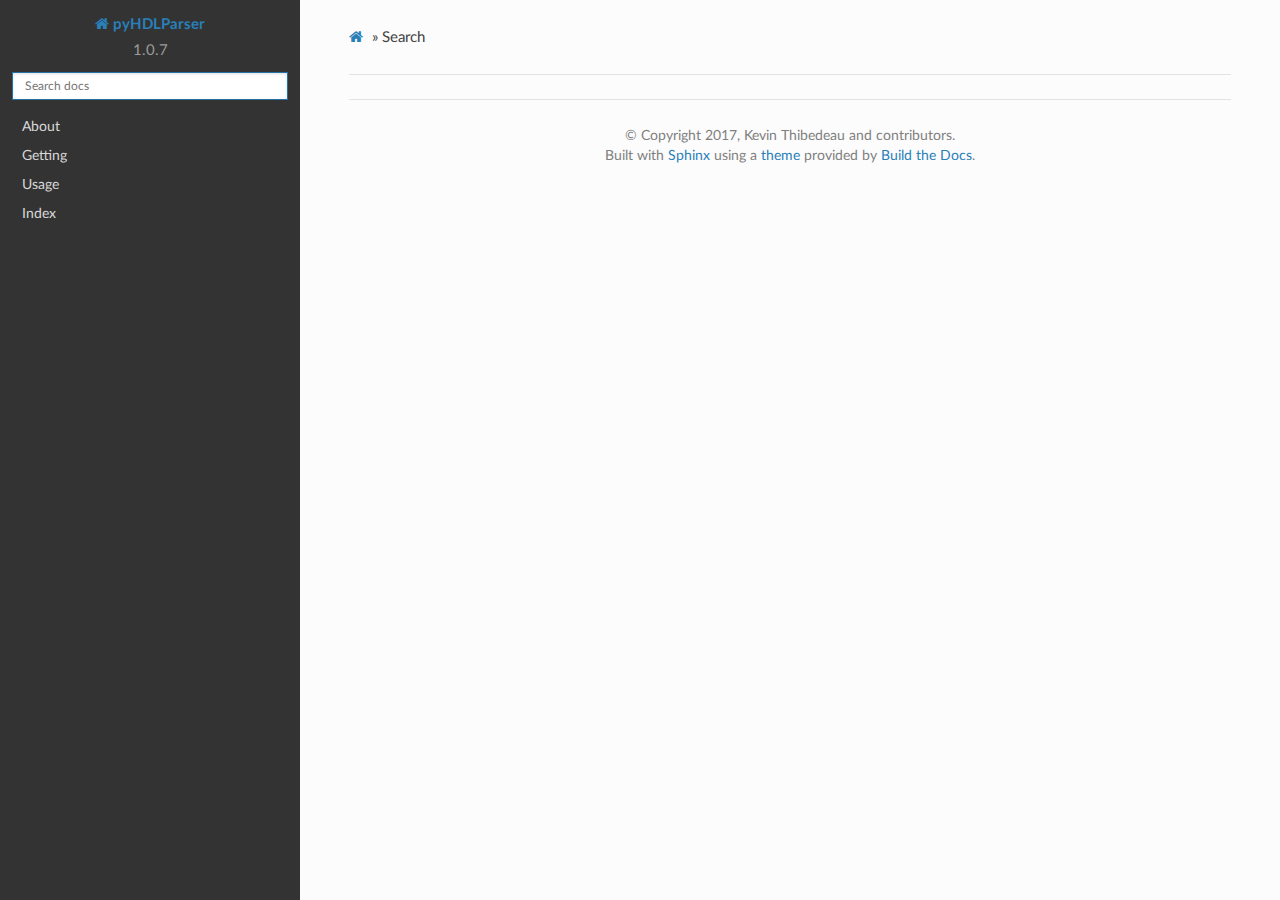
<file: search.html>
<!DOCTYPE html>
<html class="writer-html5" lang="en" >
<head>
  <meta charset="utf-8" />
  <meta name="viewport" content="width=device-width, initial-scale=1.0" />
  <title>Search &mdash; pyHDLParser 1.0.7 documentation</title>
      <link rel="stylesheet" href="_static/pygments.css" type="text/css" />
      <link rel="stylesheet" href="_static/css/theme.css" type="text/css" />
    
  <!--[if lt IE 9]>
    <script src="_static/js/html5shiv.min.js"></script>
  <![endif]-->
  
        <script data-url_root="./" id="documentation_options" src="_static/documentation_options.js"></script>
        <script src="_static/jquery.js"></script>
        <script src="_static/underscore.js"></script>
        <script src="_static/doctools.js"></script>
    <script src="_static/js/theme.js"></script>
    <script src="_static/searchtools.js"></script>
    <script src="_static/language_data.js"></script>
    <link rel="author" title="About these documents" href="about.html" />
    <link rel="index" title="Index" href="genindex.html" />
    <link rel="search" title="Search" href="#" /> 
</head>

<body class="wy-body-for-nav"> 
  <div class="wy-grid-for-nav">
    <nav data-toggle="wy-nav-shift" class="wy-nav-side">
      <div class="wy-side-scroll">
        <div class="wy-side-nav-search" >
            <a href="index.html" class="icon icon-home"> pyHDLParser
          </a>
              <div class="version">
                1.0.7
              </div>
<div role="search">
  <form id="rtd-search-form" class="wy-form" action="#" method="get">
    <input type="text" name="q" placeholder="Search docs" />
    <input type="hidden" name="check_keywords" value="yes" />
    <input type="hidden" name="area" value="default" />
  </form>
</div>
        </div><div class="wy-menu wy-menu-vertical" data-spy="affix" role="navigation" aria-label="Navigation menu">
              <ul>
<li class="toctree-l1"><a class="reference internal" href="about.html">About</a></li>
<li class="toctree-l1"><a class="reference internal" href="getting.html">Getting</a></li>
<li class="toctree-l1"><a class="reference internal" href="usage.html">Usage</a></li>
<li class="toctree-l1"><a class="reference internal" href="genindex.html">Index</a></li>
</ul>

        </div>
      </div>
    </nav>

    <section data-toggle="wy-nav-shift" class="wy-nav-content-wrap"><nav class="wy-nav-top" aria-label="Mobile navigation menu" >
          <i data-toggle="wy-nav-top" class="fa fa-bars"></i>
          <a href="index.html">pyHDLParser</a>
      </nav>

      <div class="wy-nav-content">
        <div class="rst-content">
        
          
            <div role="navigation" aria-label="Page navigation">
  <ul class="wy-breadcrumbs">
      <li><a href="index.html" class="icon icon-home"></a> &raquo;</li>
      <li>Search</li>
      <li class="wy-breadcrumbs-aside">
      </li>
  </ul>
  <hr/>
</div>
          
          <div role="main" class="document" itemscope="itemscope" itemtype="http://schema.org/Article">
           <div itemprop="articleBody">
             
  <noscript>
  <div id="fallback" class="admonition warning">
    <p class="last">
      Please activate JavaScript to enable the search functionality.
    </p>
  </div>
  </noscript>

  
  <div id="search-results">
  
  </div>

           </div>
          </div>
          <footer>

  <hr/>

  <div role="contentinfo">
    <p>&#169; Copyright 2017, Kevin Thibedeau and contributors.</p>
  </div>Built with <a href="http://sphinx-doc.org/">Sphinx</a> using a
    <a href="https://github.com/buildthedocs/sphinx.theme">theme</a>
    provided by <a href="https://buildthedocs.github.io">Build the Docs</a>.
   

</footer>
        </div>
      </div>
    </section>
  </div>
  <script>
      jQuery(function () {
          SphinxRtdTheme.Navigation.enable(true);
      });
  </script>
  <script>
    jQuery(function() { Search.loadIndex("searchindex.js"); });
  </script>
  
  <script id="searchindexloader"></script>
   


</body>
</html>
</file>
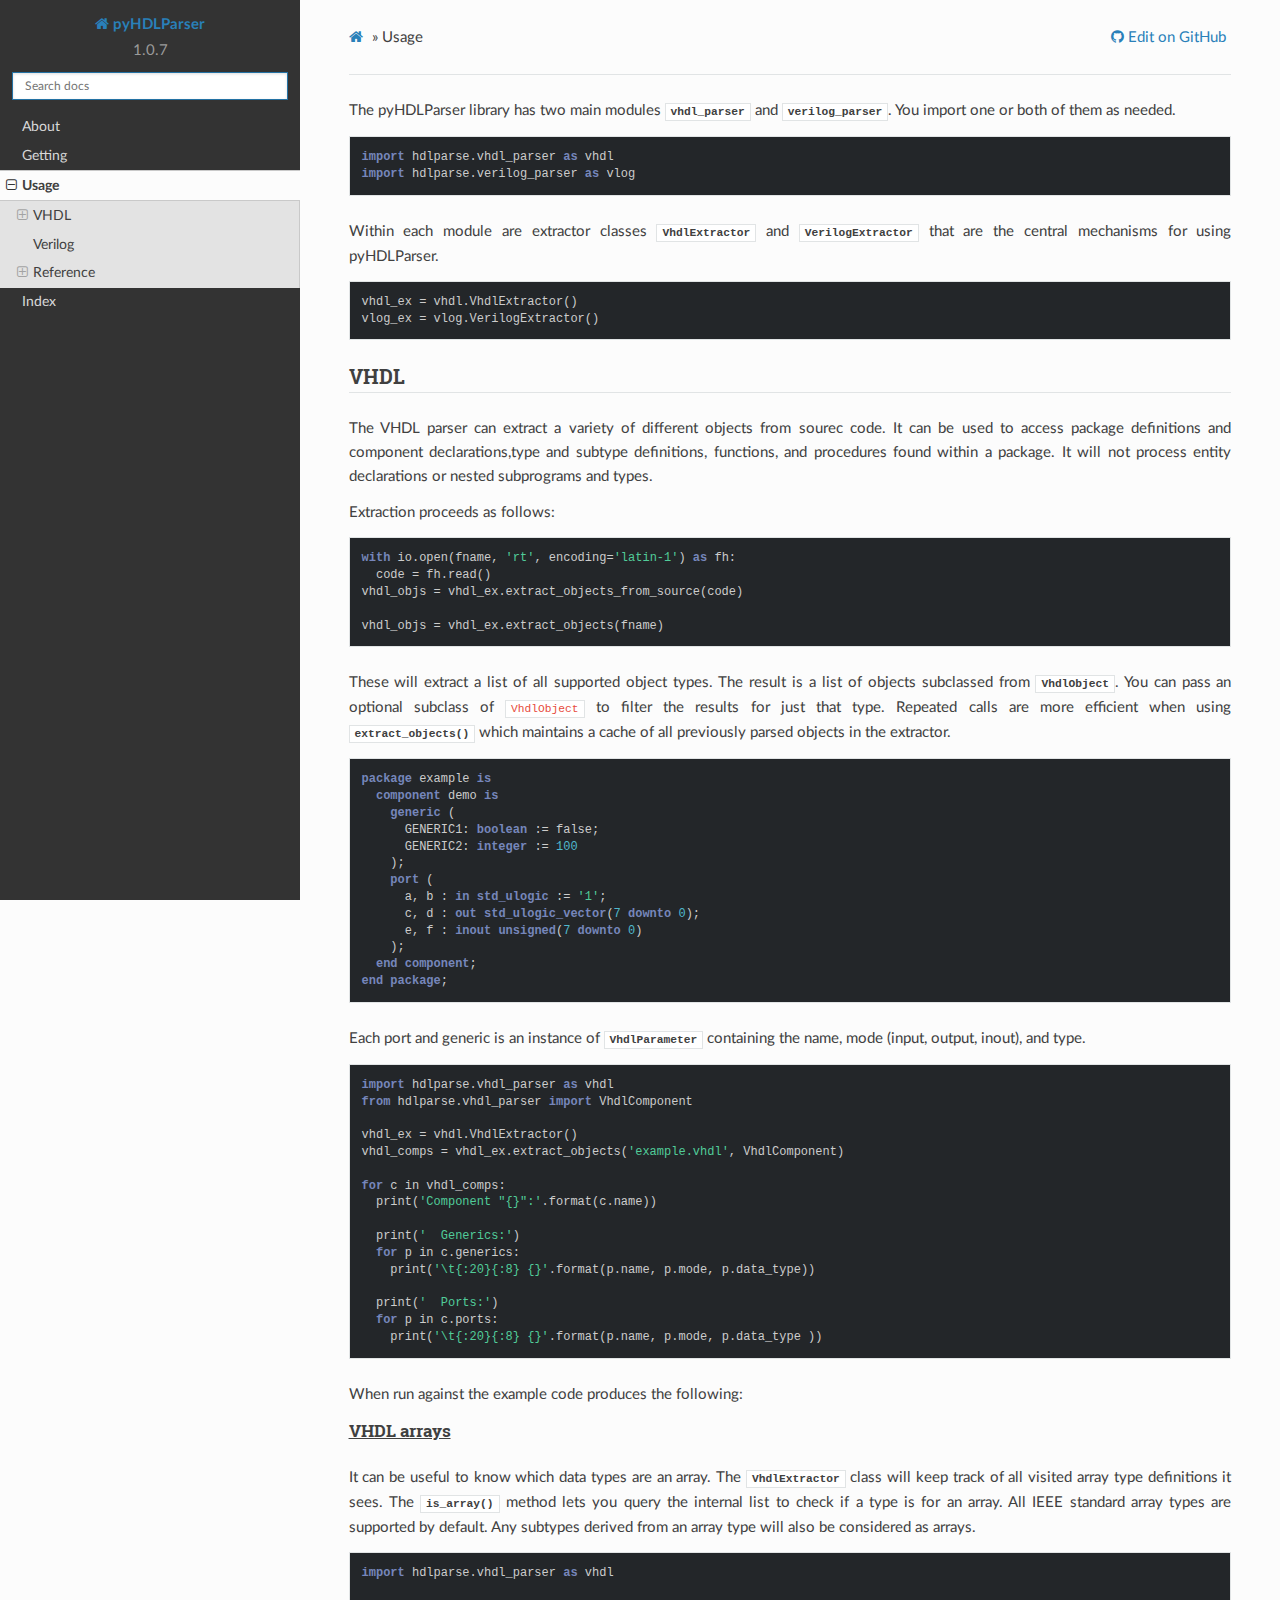
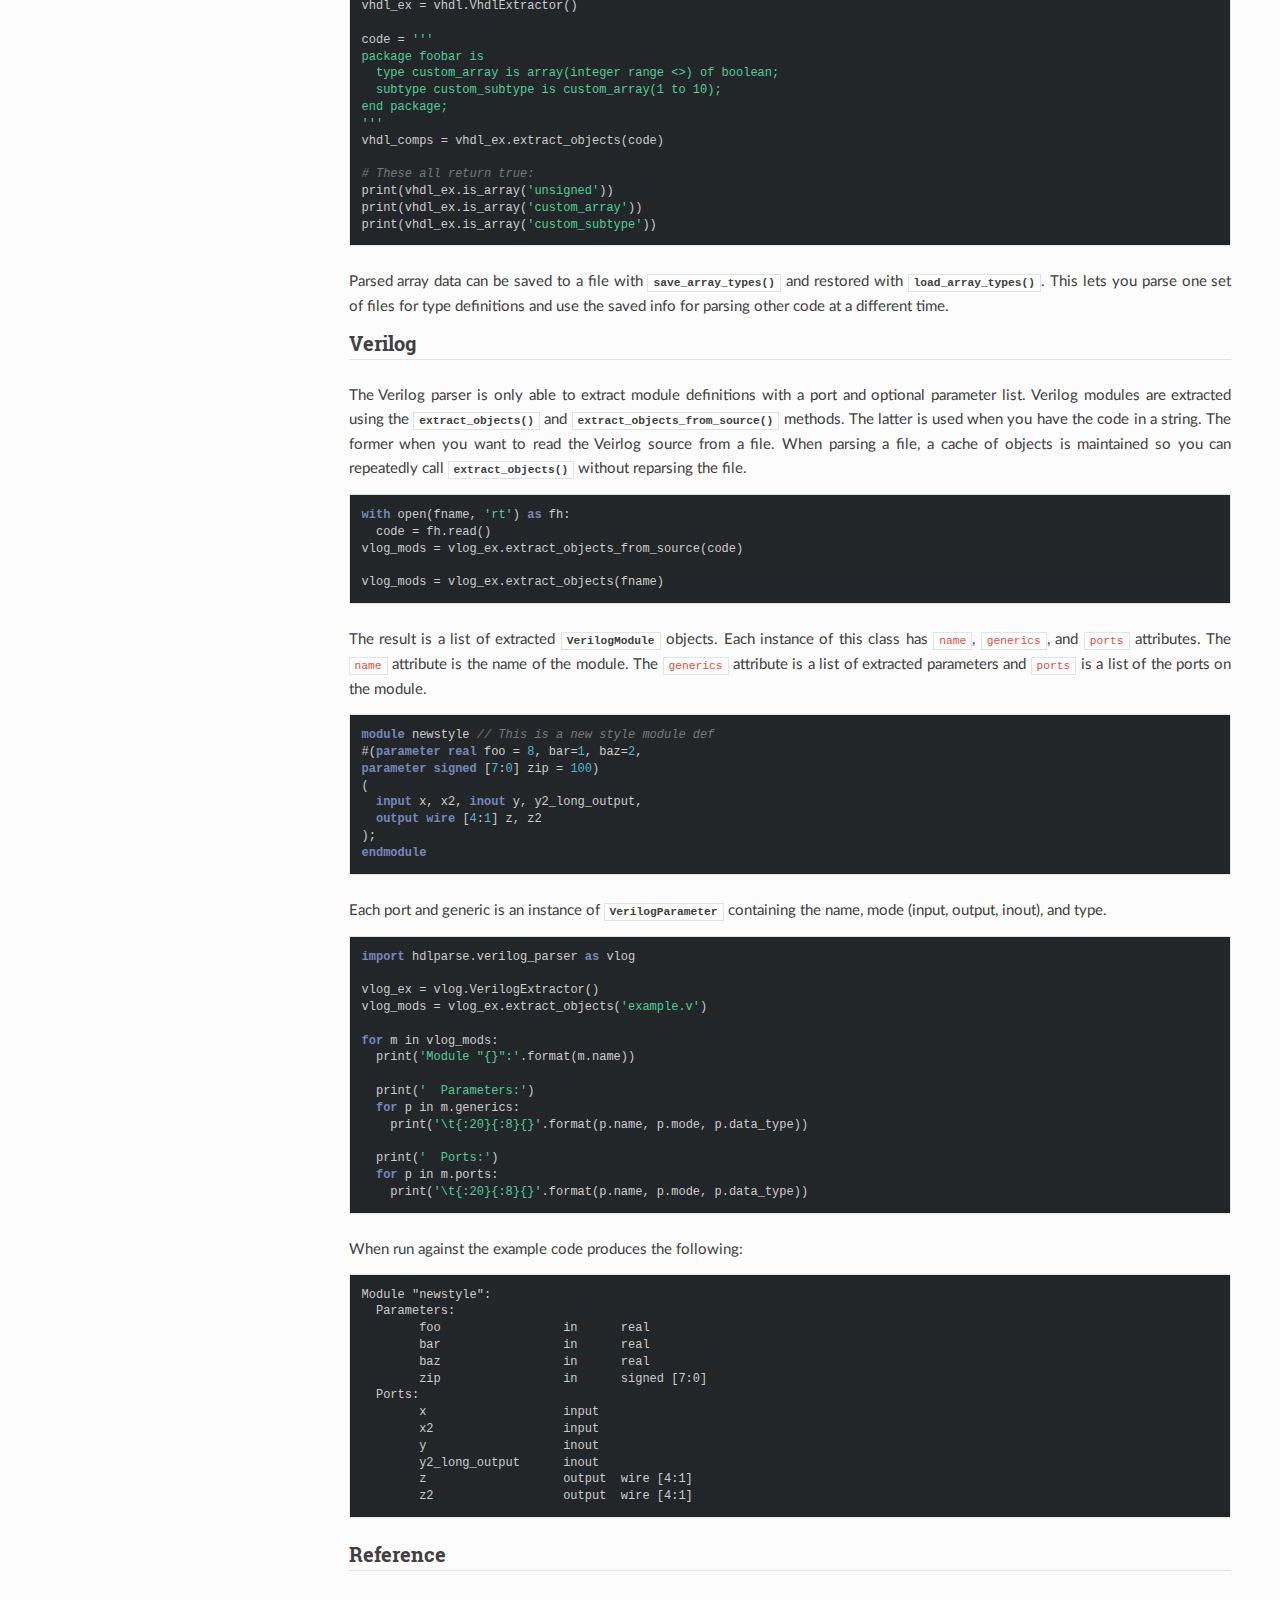
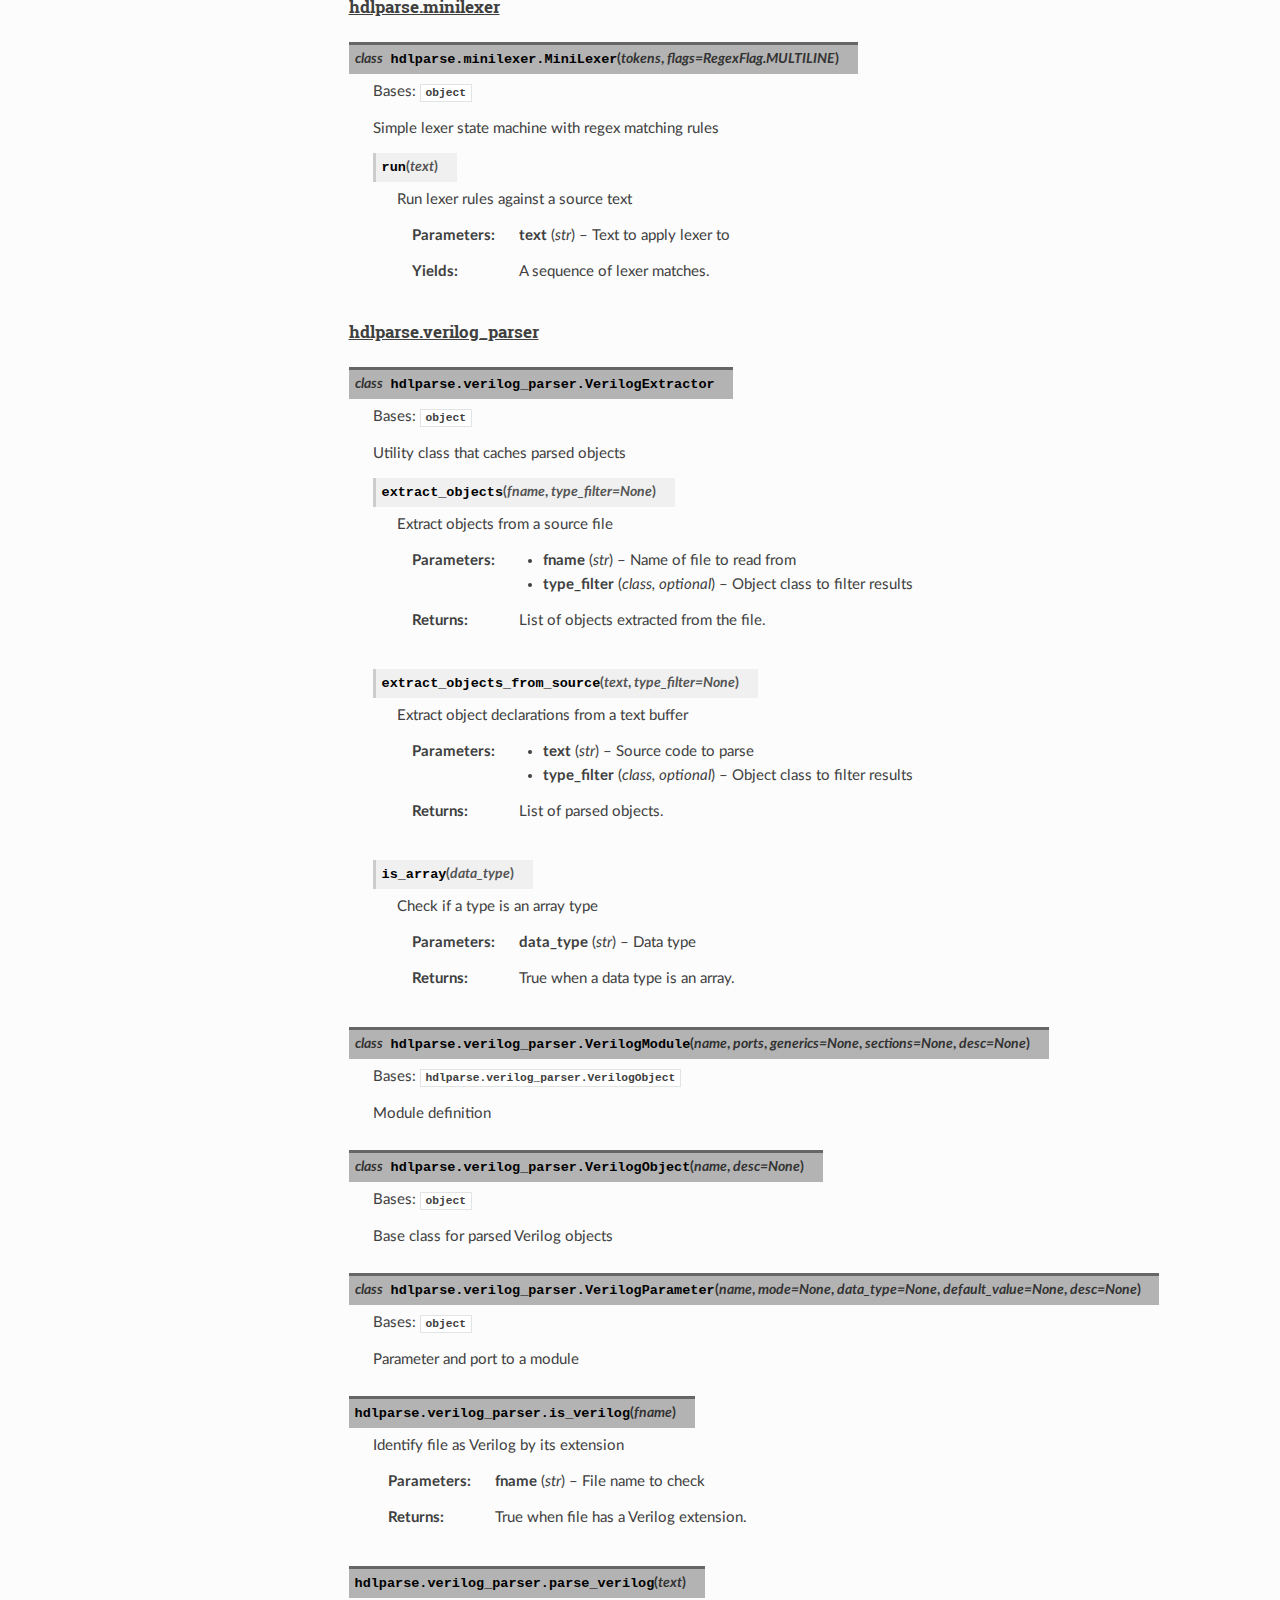
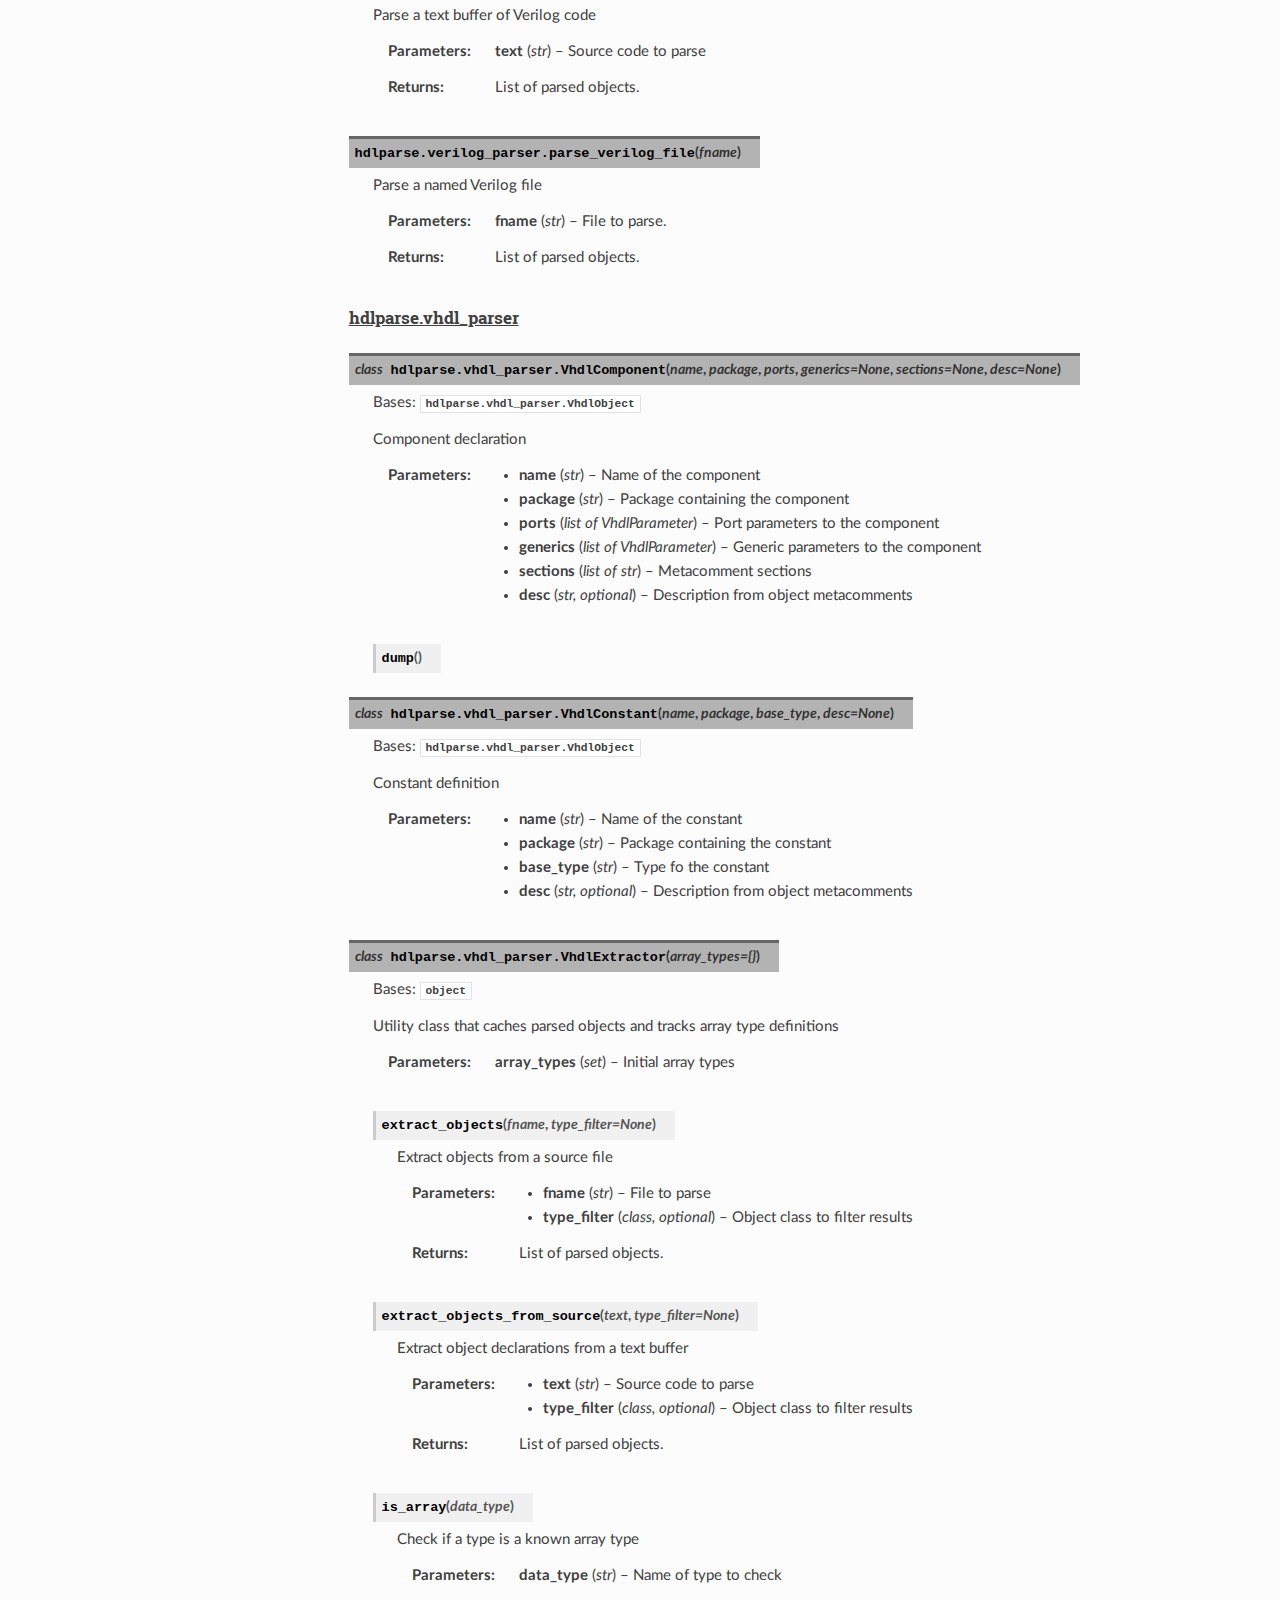
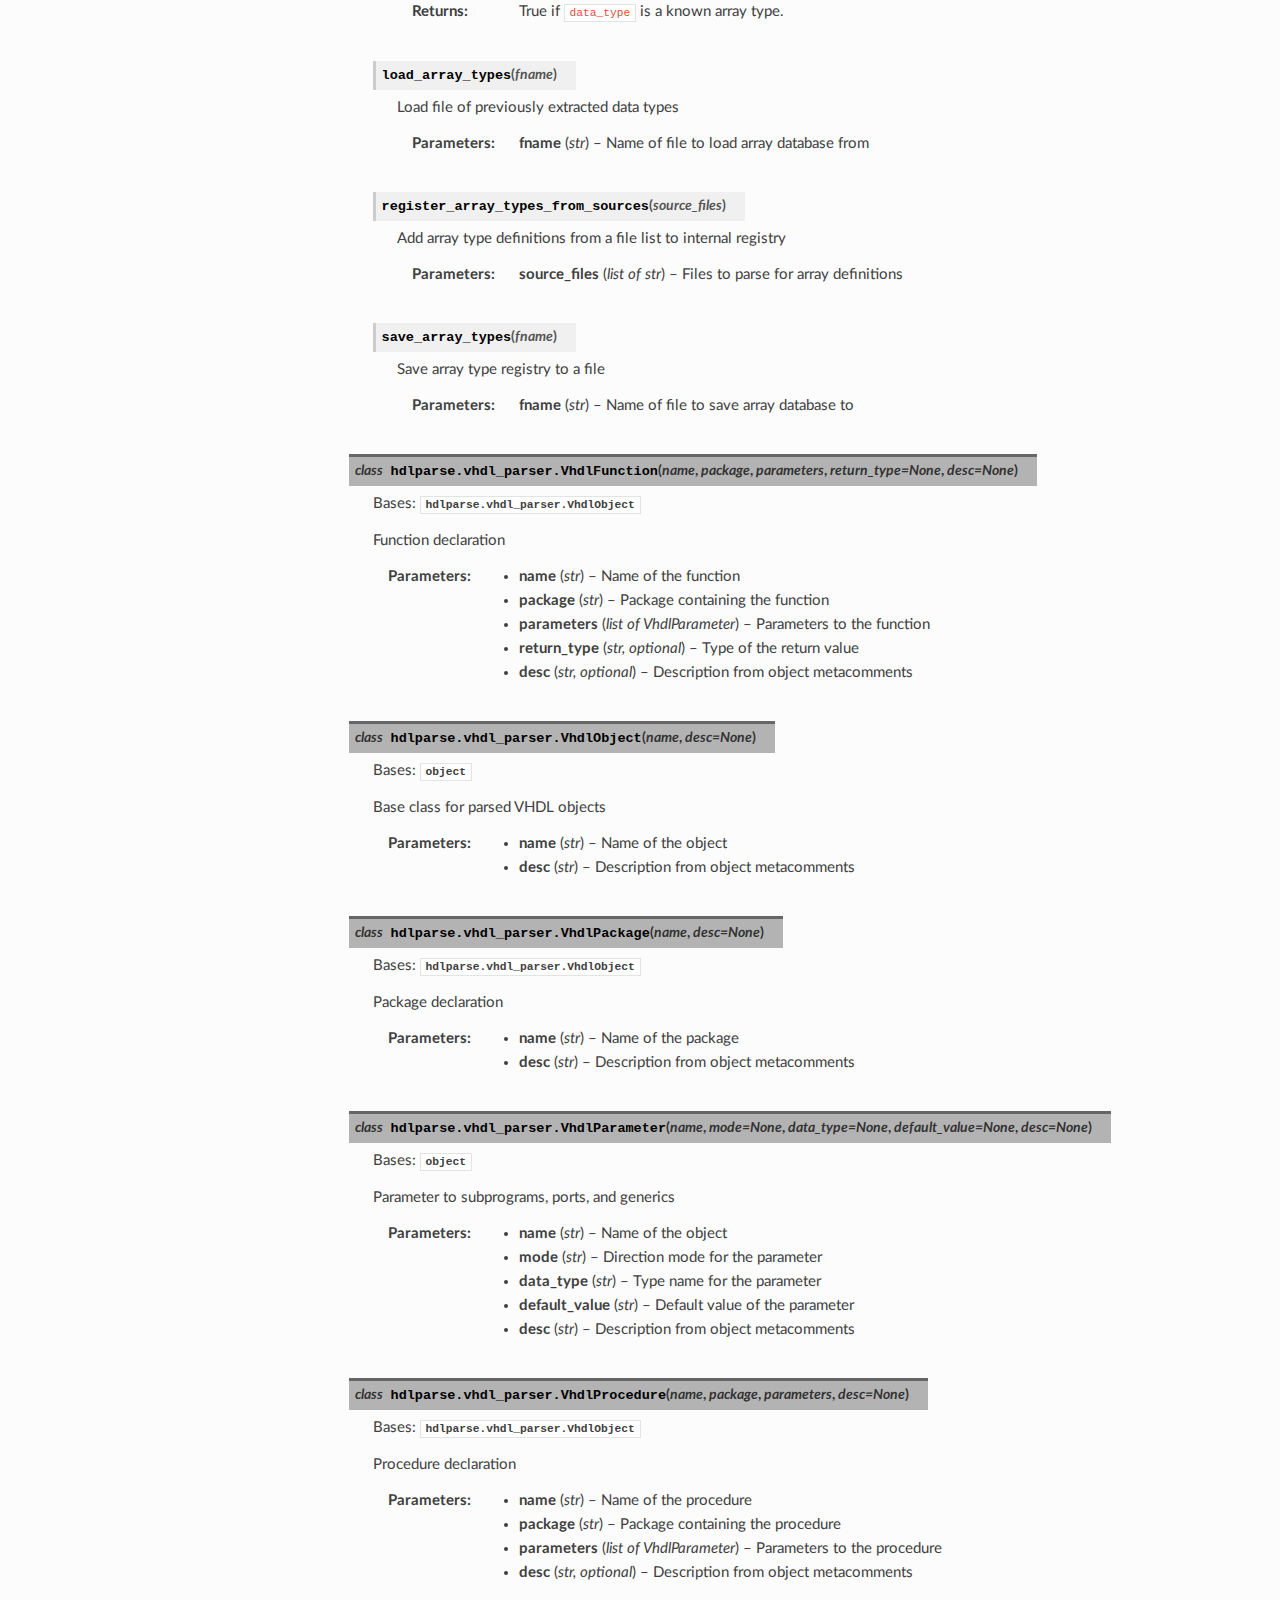
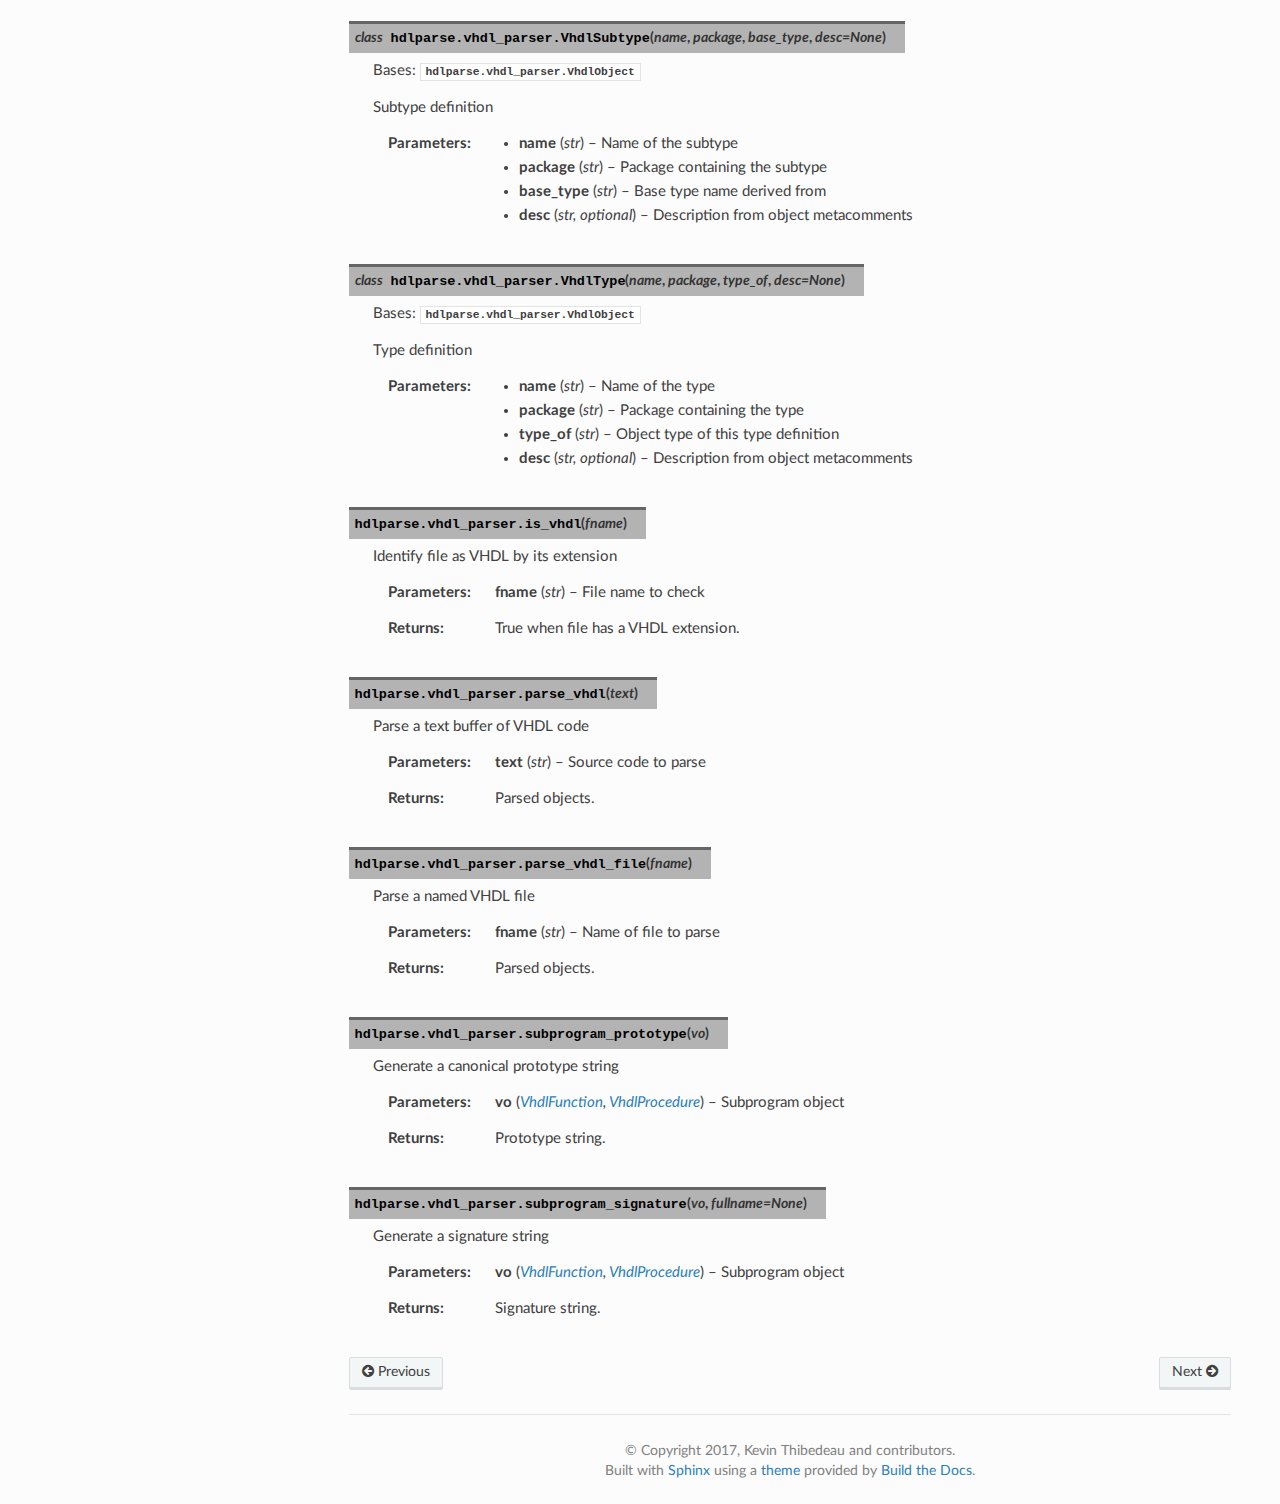
<file: usage.html>
<!DOCTYPE html>
<html class="writer-html5" lang="en" >
<head>
  <meta charset="utf-8" /><meta name="generator" content="Docutils 0.17.1: http://docutils.sourceforge.net/" />

  <meta name="viewport" content="width=device-width, initial-scale=1.0" />
  <title>Usage &mdash; pyHDLParser 1.0.7 documentation</title>
      <link rel="stylesheet" href="_static/pygments.css" type="text/css" />
      <link rel="stylesheet" href="_static/css/theme.css" type="text/css" />
  <!--[if lt IE 9]>
    <script src="_static/js/html5shiv.min.js"></script>
  <![endif]-->
  
        <script data-url_root="./" id="documentation_options" src="_static/documentation_options.js"></script>
        <script src="_static/jquery.js"></script>
        <script src="_static/underscore.js"></script>
        <script src="_static/doctools.js"></script>
    <script src="_static/js/theme.js"></script>
    <link rel="author" title="About these documents" href="about.html" />
    <link rel="index" title="Index" href="genindex.html" />
    <link rel="search" title="Search" href="search.html" />
    <link rel="next" title="Index" href="genindex.html" />
    <link rel="prev" title="Getting" href="getting.html" /> 
</head>

<body class="wy-body-for-nav"> 
  <div class="wy-grid-for-nav">
    <nav data-toggle="wy-nav-shift" class="wy-nav-side">
      <div class="wy-side-scroll">
        <div class="wy-side-nav-search" >
            <a href="index.html" class="icon icon-home"> pyHDLParser
          </a>
              <div class="version">
                1.0.7
              </div>
<div role="search">
  <form id="rtd-search-form" class="wy-form" action="search.html" method="get">
    <input type="text" name="q" placeholder="Search docs" />
    <input type="hidden" name="check_keywords" value="yes" />
    <input type="hidden" name="area" value="default" />
  </form>
</div>
        </div><div class="wy-menu wy-menu-vertical" data-spy="affix" role="navigation" aria-label="Navigation menu">
              <ul class="current">
<li class="toctree-l1"><a class="reference internal" href="about.html">About</a></li>
<li class="toctree-l1"><a class="reference internal" href="getting.html">Getting</a></li>
<li class="toctree-l1 current"><a class="current reference internal" href="#">Usage</a><ul>
<li class="toctree-l2"><a class="reference internal" href="#vhdl">VHDL</a><ul>
<li class="toctree-l3"><a class="reference internal" href="#vhdl-arrays">VHDL arrays</a></li>
</ul>
</li>
<li class="toctree-l2"><a class="reference internal" href="#verilog">Verilog</a></li>
<li class="toctree-l2"><a class="reference internal" href="#module-hdlparse">Reference</a><ul>
<li class="toctree-l3"><a class="reference internal" href="#module-hdlparse.minilexer">hdlparse.minilexer</a></li>
<li class="toctree-l3"><a class="reference internal" href="#module-hdlparse.verilog_parser">hdlparse.verilog_parser</a></li>
<li class="toctree-l3"><a class="reference internal" href="#module-hdlparse.vhdl_parser">hdlparse.vhdl_parser</a></li>
</ul>
</li>
</ul>
</li>
<li class="toctree-l1"><a class="reference internal" href="genindex.html">Index</a></li>
</ul>

        </div>
      </div>
    </nav>

    <section data-toggle="wy-nav-shift" class="wy-nav-content-wrap"><nav class="wy-nav-top" aria-label="Mobile navigation menu" >
          <i data-toggle="wy-nav-top" class="fa fa-bars"></i>
          <a href="index.html">pyHDLParser</a>
      </nav>

      <div class="wy-nav-content">
        <div class="rst-content">
        
          
            <div role="navigation" aria-label="Page navigation">
  <ul class="wy-breadcrumbs">
      <li><a href="index.html" class="icon icon-home"></a> &raquo;</li>
      <li>Usage</li>
      <li class="wy-breadcrumbs-aside">
              <a href="https://github.com/hdl/pyHDLParser/blob/doc-btd/doc/usage.rst" class="fa fa-github"> Edit on GitHub</a>
      </li>
  </ul>
  <hr/>
</div>
          
          <div role="main" class="document" itemscope="itemscope" itemtype="http://schema.org/Article">
           <div itemprop="articleBody">
             
  <section id="usage">
<h1>Usage<a class="headerlink" href="#usage" title="Permalink to this headline">¶</a></h1>
<p>The pyHDLParser library has two main modules <a class="reference internal" href="#module-hdlparse.vhdl_parser" title="hdlparse.vhdl_parser"><code class="xref py py-mod docutils literal notranslate"><span class="pre">vhdl_parser</span></code></a> and <a class="reference internal" href="#module-hdlparse.verilog_parser" title="hdlparse.verilog_parser"><code class="xref py py-mod docutils literal notranslate"><span class="pre">verilog_parser</span></code></a>.
You import one or both of them as needed.</p>
<div class="highlight-python notranslate"><div class="highlight"><pre><span></span><span class="kn">import</span> <span class="nn">hdlparse.vhdl_parser</span> <span class="k">as</span> <span class="nn">vhdl</span>
<span class="kn">import</span> <span class="nn">hdlparse.verilog_parser</span> <span class="k">as</span> <span class="nn">vlog</span>
</pre></div>
</div>
<p>Within each module are extractor classes <a class="reference internal" href="#hdlparse.vhdl_parser.VhdlExtractor" title="hdlparse.vhdl_parser.VhdlExtractor"><code class="xref py py-class docutils literal notranslate"><span class="pre">VhdlExtractor</span></code></a> and
<a class="reference internal" href="#hdlparse.verilog_parser.VerilogExtractor" title="hdlparse.verilog_parser.VerilogExtractor"><code class="xref py py-class docutils literal notranslate"><span class="pre">VerilogExtractor</span></code></a> that are the central mechanisms for using pyHDLParser.</p>
<div class="highlight-python notranslate"><div class="highlight"><pre><span></span><span class="n">vhdl_ex</span> <span class="o">=</span> <span class="n">vhdl</span><span class="o">.</span><span class="n">VhdlExtractor</span><span class="p">()</span>
<span class="n">vlog_ex</span> <span class="o">=</span> <span class="n">vlog</span><span class="o">.</span><span class="n">VerilogExtractor</span><span class="p">()</span>
</pre></div>
</div>
<section id="vhdl">
<h2>VHDL<a class="headerlink" href="#vhdl" title="Permalink to this headline">¶</a></h2>
<p>The VHDL parser can extract a variety of different objects from sourec code.
It can be used to access package definitions and component declarations,type and subtype definitions, functions, and
procedures found within a package.
It will not process entity declarations or nested subprograms and types.</p>
<p>Extraction proceeds as follows:</p>
<div class="highlight-python notranslate"><div class="highlight"><pre><span></span><span class="k">with</span> <span class="n">io</span><span class="o">.</span><span class="n">open</span><span class="p">(</span><span class="n">fname</span><span class="p">,</span> <span class="s1">&#39;rt&#39;</span><span class="p">,</span> <span class="n">encoding</span><span class="o">=</span><span class="s1">&#39;latin-1&#39;</span><span class="p">)</span> <span class="k">as</span> <span class="n">fh</span><span class="p">:</span>
  <span class="n">code</span> <span class="o">=</span> <span class="n">fh</span><span class="o">.</span><span class="n">read</span><span class="p">()</span>
<span class="n">vhdl_objs</span> <span class="o">=</span> <span class="n">vhdl_ex</span><span class="o">.</span><span class="n">extract_objects_from_source</span><span class="p">(</span><span class="n">code</span><span class="p">)</span>

<span class="n">vhdl_objs</span> <span class="o">=</span> <span class="n">vhdl_ex</span><span class="o">.</span><span class="n">extract_objects</span><span class="p">(</span><span class="n">fname</span><span class="p">)</span>
</pre></div>
</div>
<p>These will extract a list of all supported object types.
The result is a list of objects subclassed from <a class="reference internal" href="#hdlparse.vhdl_parser.VhdlObject" title="hdlparse.vhdl_parser.VhdlObject"><code class="xref py py-class docutils literal notranslate"><span class="pre">VhdlObject</span></code></a>.
You can pass an optional subclass of <code class="docutils literal notranslate"><span class="pre">VhdlObject</span></code> to filter the results for just that type.
Repeated calls are more efficient when using <a class="reference internal" href="#hdlparse.vhdl_parser.VhdlExtractor.extract_objects" title="hdlparse.vhdl_parser.VhdlExtractor.extract_objects"><code class="xref py py-meth docutils literal notranslate"><span class="pre">extract_objects()</span></code></a> which
maintains a cache of all previously parsed objects in the extractor.</p>
<div class="highlight-vhdl notranslate"><div class="highlight"><pre><span></span><span class="k">package</span> <span class="n">example</span> <span class="k">is</span>
  <span class="k">component</span> <span class="nc">demo</span> <span class="k">is</span>
    <span class="k">generic</span> <span class="p">(</span>
      <span class="n">GENERIC1</span><span class="o">:</span> <span class="kt">boolean</span> <span class="o">:=</span> <span class="n">false</span><span class="p">;</span>
      <span class="n">GENERIC2</span><span class="o">:</span> <span class="kt">integer</span> <span class="o">:=</span> <span class="mi">100</span>
    <span class="p">);</span>
    <span class="k">port</span> <span class="p">(</span>
      <span class="n">a</span><span class="p">,</span> <span class="n">b</span> <span class="o">:</span> <span class="k">in</span> <span class="kt">std_ulogic</span> <span class="o">:=</span> <span class="sc">&#39;1&#39;</span><span class="p">;</span>
      <span class="n">c</span><span class="p">,</span> <span class="n">d</span> <span class="o">:</span> <span class="k">out</span> <span class="kt">std_ulogic_vector</span><span class="p">(</span><span class="mi">7</span> <span class="k">downto</span> <span class="mi">0</span><span class="p">);</span>
      <span class="n">e</span><span class="p">,</span> <span class="n">f</span> <span class="o">:</span> <span class="k">inout</span> <span class="kt">unsigned</span><span class="p">(</span><span class="mi">7</span> <span class="k">downto</span> <span class="mi">0</span><span class="p">)</span>
    <span class="p">);</span>
  <span class="k">end</span> <span class="k">component</span><span class="p">;</span>
<span class="k">end</span> <span class="k">package</span><span class="p">;</span>
</pre></div>
</div>
<p>Each port and generic is an instance of <a class="reference internal" href="#hdlparse.vhdl_parser.VhdlParameter" title="hdlparse.vhdl_parser.VhdlParameter"><code class="xref py py-class docutils literal notranslate"><span class="pre">VhdlParameter</span></code></a> containing the name, mode
(input, output, inout), and type.</p>
<div class="highlight-python notranslate"><div class="highlight"><pre><span></span><span class="kn">import</span> <span class="nn">hdlparse.vhdl_parser</span> <span class="k">as</span> <span class="nn">vhdl</span>
<span class="kn">from</span> <span class="nn">hdlparse.vhdl_parser</span> <span class="kn">import</span> <span class="n">VhdlComponent</span>

<span class="n">vhdl_ex</span> <span class="o">=</span> <span class="n">vhdl</span><span class="o">.</span><span class="n">VhdlExtractor</span><span class="p">()</span>
<span class="n">vhdl_comps</span> <span class="o">=</span> <span class="n">vhdl_ex</span><span class="o">.</span><span class="n">extract_objects</span><span class="p">(</span><span class="s1">&#39;example.vhdl&#39;</span><span class="p">,</span> <span class="n">VhdlComponent</span><span class="p">)</span>

<span class="k">for</span> <span class="n">c</span> <span class="ow">in</span> <span class="n">vhdl_comps</span><span class="p">:</span>
  <span class="nb">print</span><span class="p">(</span><span class="s1">&#39;Component &quot;</span><span class="si">{}</span><span class="s1">&quot;:&#39;</span><span class="o">.</span><span class="n">format</span><span class="p">(</span><span class="n">c</span><span class="o">.</span><span class="n">name</span><span class="p">))</span>

  <span class="nb">print</span><span class="p">(</span><span class="s1">&#39;  Generics:&#39;</span><span class="p">)</span>
  <span class="k">for</span> <span class="n">p</span> <span class="ow">in</span> <span class="n">c</span><span class="o">.</span><span class="n">generics</span><span class="p">:</span>
    <span class="nb">print</span><span class="p">(</span><span class="s1">&#39;</span><span class="se">\t</span><span class="si">{:20}{:8}</span><span class="s1"> </span><span class="si">{}</span><span class="s1">&#39;</span><span class="o">.</span><span class="n">format</span><span class="p">(</span><span class="n">p</span><span class="o">.</span><span class="n">name</span><span class="p">,</span> <span class="n">p</span><span class="o">.</span><span class="n">mode</span><span class="p">,</span> <span class="n">p</span><span class="o">.</span><span class="n">data_type</span><span class="p">))</span>

  <span class="nb">print</span><span class="p">(</span><span class="s1">&#39;  Ports:&#39;</span><span class="p">)</span>
  <span class="k">for</span> <span class="n">p</span> <span class="ow">in</span> <span class="n">c</span><span class="o">.</span><span class="n">ports</span><span class="p">:</span>
    <span class="nb">print</span><span class="p">(</span><span class="s1">&#39;</span><span class="se">\t</span><span class="si">{:20}{:8}</span><span class="s1"> </span><span class="si">{}</span><span class="s1">&#39;</span><span class="o">.</span><span class="n">format</span><span class="p">(</span><span class="n">p</span><span class="o">.</span><span class="n">name</span><span class="p">,</span> <span class="n">p</span><span class="o">.</span><span class="n">mode</span><span class="p">,</span> <span class="n">p</span><span class="o">.</span><span class="n">data_type</span> <span class="p">))</span>
</pre></div>
</div>
<p>When run against the example code produces the following:</p>
<section id="vhdl-arrays">
<h3>VHDL arrays<a class="headerlink" href="#vhdl-arrays" title="Permalink to this headline">¶</a></h3>
<p>It can be useful to know which data types are an array. The <a class="reference internal" href="#hdlparse.vhdl_parser.VhdlExtractor" title="hdlparse.vhdl_parser.VhdlExtractor"><code class="xref py py-class docutils literal notranslate"><span class="pre">VhdlExtractor</span></code></a> class will
keep track of all visited array type definitions it sees.
The <a class="reference internal" href="#hdlparse.vhdl_parser.VhdlExtractor.is_array" title="hdlparse.vhdl_parser.VhdlExtractor.is_array"><code class="xref py py-meth docutils literal notranslate"><span class="pre">is_array()</span></code></a> method lets you query the internal list to check if a type
is for an array.
All IEEE standard array types are supported by default.
Any subtypes derived from an array type will also be considered as arrays.</p>
<div class="highlight-python notranslate"><div class="highlight"><pre><span></span><span class="kn">import</span> <span class="nn">hdlparse.vhdl_parser</span> <span class="k">as</span> <span class="nn">vhdl</span>

<span class="n">vhdl_ex</span> <span class="o">=</span> <span class="n">vhdl</span><span class="o">.</span><span class="n">VhdlExtractor</span><span class="p">()</span>

<span class="n">code</span> <span class="o">=</span> <span class="s1">&#39;&#39;&#39;</span>
<span class="s1">package foobar is</span>
<span class="s1">  type custom_array is array(integer range &lt;&gt;) of boolean;</span>
<span class="s1">  subtype custom_subtype is custom_array(1 to 10);</span>
<span class="s1">end package;</span>
<span class="s1">&#39;&#39;&#39;</span>
<span class="n">vhdl_comps</span> <span class="o">=</span> <span class="n">vhdl_ex</span><span class="o">.</span><span class="n">extract_objects</span><span class="p">(</span><span class="n">code</span><span class="p">)</span>

<span class="c1"># These all return true:</span>
<span class="nb">print</span><span class="p">(</span><span class="n">vhdl_ex</span><span class="o">.</span><span class="n">is_array</span><span class="p">(</span><span class="s1">&#39;unsigned&#39;</span><span class="p">))</span>
<span class="nb">print</span><span class="p">(</span><span class="n">vhdl_ex</span><span class="o">.</span><span class="n">is_array</span><span class="p">(</span><span class="s1">&#39;custom_array&#39;</span><span class="p">))</span>
<span class="nb">print</span><span class="p">(</span><span class="n">vhdl_ex</span><span class="o">.</span><span class="n">is_array</span><span class="p">(</span><span class="s1">&#39;custom_subtype&#39;</span><span class="p">))</span>
</pre></div>
</div>
<p>Parsed array data can be saved to a file with <a class="reference internal" href="#hdlparse.vhdl_parser.VhdlExtractor.save_array_types" title="hdlparse.vhdl_parser.VhdlExtractor.save_array_types"><code class="xref py py-meth docutils literal notranslate"><span class="pre">save_array_types()</span></code></a> and
restored with <a class="reference internal" href="#hdlparse.vhdl_parser.VhdlExtractor.load_array_types" title="hdlparse.vhdl_parser.VhdlExtractor.load_array_types"><code class="xref py py-meth docutils literal notranslate"><span class="pre">load_array_types()</span></code></a>.
This lets you parse one set of files for type definitions and use the saved info for parsing other code at a different
time.</p>
</section>
</section>
<section id="verilog">
<h2>Verilog<a class="headerlink" href="#verilog" title="Permalink to this headline">¶</a></h2>
<p>The Verilog parser is only able to extract module definitions with a port and optional parameter list.
Verilog modules are extracted using the <a class="reference internal" href="#hdlparse.verilog_parser.VerilogExtractor.extract_objects" title="hdlparse.verilog_parser.VerilogExtractor.extract_objects"><code class="xref py py-meth docutils literal notranslate"><span class="pre">extract_objects()</span></code></a> and
<a class="reference internal" href="#hdlparse.verilog_parser.VerilogExtractor.extract_objects_from_source" title="hdlparse.verilog_parser.VerilogExtractor.extract_objects_from_source"><code class="xref py py-meth docutils literal notranslate"><span class="pre">extract_objects_from_source()</span></code></a> methods.
The latter is used when you have the code in a string.
The former when you want to read the Veirlog source from a file.
When parsing a file, a cache of objects is maintained so you can repeatedly call
<a class="reference internal" href="#hdlparse.verilog_parser.VerilogExtractor.extract_objects" title="hdlparse.verilog_parser.VerilogExtractor.extract_objects"><code class="xref py py-meth docutils literal notranslate"><span class="pre">extract_objects()</span></code></a> without reparsing the file.</p>
<div class="highlight-python notranslate"><div class="highlight"><pre><span></span><span class="k">with</span> <span class="nb">open</span><span class="p">(</span><span class="n">fname</span><span class="p">,</span> <span class="s1">&#39;rt&#39;</span><span class="p">)</span> <span class="k">as</span> <span class="n">fh</span><span class="p">:</span>
  <span class="n">code</span> <span class="o">=</span> <span class="n">fh</span><span class="o">.</span><span class="n">read</span><span class="p">()</span>
<span class="n">vlog_mods</span> <span class="o">=</span> <span class="n">vlog_ex</span><span class="o">.</span><span class="n">extract_objects_from_source</span><span class="p">(</span><span class="n">code</span><span class="p">)</span>

<span class="n">vlog_mods</span> <span class="o">=</span> <span class="n">vlog_ex</span><span class="o">.</span><span class="n">extract_objects</span><span class="p">(</span><span class="n">fname</span><span class="p">)</span>
</pre></div>
</div>
<p>The result is a list of extracted <a class="reference internal" href="#hdlparse.verilog_parser.VerilogModule" title="hdlparse.verilog_parser.VerilogModule"><code class="xref py py-class docutils literal notranslate"><span class="pre">VerilogModule</span></code></a> objects.
Each instance of this class has <code class="docutils literal notranslate"><span class="pre">name</span></code>, <code class="docutils literal notranslate"><span class="pre">generics</span></code>, and <code class="docutils literal notranslate"><span class="pre">ports</span></code> attributes.
The <code class="docutils literal notranslate"><span class="pre">name</span></code> attribute is the name of the module.
The <code class="docutils literal notranslate"><span class="pre">generics</span></code> attribute is a list of extracted parameters and <code class="docutils literal notranslate"><span class="pre">ports</span></code> is a list of the ports on the module.</p>
<div class="highlight-verilog notranslate"><div class="highlight"><pre><span></span><span class="k">module</span> <span class="n">newstyle</span> <span class="c1">// This is a new style module def</span>
<span class="p">#(</span><span class="k">parameter</span> <span class="kt">real</span> <span class="n">foo</span> <span class="o">=</span> <span class="mh">8</span><span class="p">,</span> <span class="n">bar</span><span class="o">=</span><span class="mh">1</span><span class="p">,</span> <span class="n">baz</span><span class="o">=</span><span class="mh">2</span><span class="p">,</span>
<span class="k">parameter</span> <span class="k">signed</span> <span class="p">[</span><span class="mh">7</span><span class="o">:</span><span class="mh">0</span><span class="p">]</span> <span class="n">zip</span> <span class="o">=</span> <span class="mh">100</span><span class="p">)</span>
<span class="p">(</span>
  <span class="k">input</span> <span class="n">x</span><span class="p">,</span> <span class="n">x2</span><span class="p">,</span> <span class="k">inout</span> <span class="n">y</span><span class="p">,</span> <span class="n">y2_long_output</span><span class="p">,</span>
  <span class="k">output</span> <span class="kt">wire</span> <span class="p">[</span><span class="mh">4</span><span class="o">:</span><span class="mh">1</span><span class="p">]</span> <span class="n">z</span><span class="p">,</span> <span class="n">z2</span>
<span class="p">);</span>
<span class="k">endmodule</span>
</pre></div>
</div>
<p>Each port and generic is an instance of <a class="reference internal" href="#hdlparse.verilog_parser.VerilogParameter" title="hdlparse.verilog_parser.VerilogParameter"><code class="xref py py-class docutils literal notranslate"><span class="pre">VerilogParameter</span></code></a> containing the name, mode
(input, output, inout), and type.</p>
<div class="highlight-python notranslate"><div class="highlight"><pre><span></span><span class="kn">import</span> <span class="nn">hdlparse.verilog_parser</span> <span class="k">as</span> <span class="nn">vlog</span>

<span class="n">vlog_ex</span> <span class="o">=</span> <span class="n">vlog</span><span class="o">.</span><span class="n">VerilogExtractor</span><span class="p">()</span>
<span class="n">vlog_mods</span> <span class="o">=</span> <span class="n">vlog_ex</span><span class="o">.</span><span class="n">extract_objects</span><span class="p">(</span><span class="s1">&#39;example.v&#39;</span><span class="p">)</span>

<span class="k">for</span> <span class="n">m</span> <span class="ow">in</span> <span class="n">vlog_mods</span><span class="p">:</span>
  <span class="nb">print</span><span class="p">(</span><span class="s1">&#39;Module &quot;</span><span class="si">{}</span><span class="s1">&quot;:&#39;</span><span class="o">.</span><span class="n">format</span><span class="p">(</span><span class="n">m</span><span class="o">.</span><span class="n">name</span><span class="p">))</span>

  <span class="nb">print</span><span class="p">(</span><span class="s1">&#39;  Parameters:&#39;</span><span class="p">)</span>
  <span class="k">for</span> <span class="n">p</span> <span class="ow">in</span> <span class="n">m</span><span class="o">.</span><span class="n">generics</span><span class="p">:</span>
    <span class="nb">print</span><span class="p">(</span><span class="s1">&#39;</span><span class="se">\t</span><span class="si">{:20}{:8}{}</span><span class="s1">&#39;</span><span class="o">.</span><span class="n">format</span><span class="p">(</span><span class="n">p</span><span class="o">.</span><span class="n">name</span><span class="p">,</span> <span class="n">p</span><span class="o">.</span><span class="n">mode</span><span class="p">,</span> <span class="n">p</span><span class="o">.</span><span class="n">data_type</span><span class="p">))</span>

  <span class="nb">print</span><span class="p">(</span><span class="s1">&#39;  Ports:&#39;</span><span class="p">)</span>
  <span class="k">for</span> <span class="n">p</span> <span class="ow">in</span> <span class="n">m</span><span class="o">.</span><span class="n">ports</span><span class="p">:</span>
    <span class="nb">print</span><span class="p">(</span><span class="s1">&#39;</span><span class="se">\t</span><span class="si">{:20}{:8}{}</span><span class="s1">&#39;</span><span class="o">.</span><span class="n">format</span><span class="p">(</span><span class="n">p</span><span class="o">.</span><span class="n">name</span><span class="p">,</span> <span class="n">p</span><span class="o">.</span><span class="n">mode</span><span class="p">,</span> <span class="n">p</span><span class="o">.</span><span class="n">data_type</span><span class="p">))</span>
</pre></div>
</div>
<p>When run against the example code produces the following:</p>
<div class="highlight-console notranslate"><div class="highlight"><pre><span></span><span class="go">Module &quot;newstyle&quot;:</span>
<span class="go">  Parameters:</span>
<span class="go">        foo                 in      real</span>
<span class="go">        bar                 in      real</span>
<span class="go">        baz                 in      real</span>
<span class="go">        zip                 in      signed [7:0]</span>
<span class="go">  Ports:</span>
<span class="go">        x                   input</span>
<span class="go">        x2                  input</span>
<span class="go">        y                   inout</span>
<span class="go">        y2_long_output      inout</span>
<span class="go">        z                   output  wire [4:1]</span>
<span class="go">        z2                  output  wire [4:1]</span>
</pre></div>
</div>
</section>
<section id="module-hdlparse">
<span id="reference"></span><h2>Reference<a class="headerlink" href="#module-hdlparse" title="Permalink to this headline">¶</a></h2>
<section id="module-hdlparse.minilexer">
<span id="hdlparse-minilexer"></span><h3>hdlparse.minilexer<a class="headerlink" href="#module-hdlparse.minilexer" title="Permalink to this headline">¶</a></h3>
<dl class="py class">
<dt class="sig sig-object py" id="hdlparse.minilexer.MiniLexer">
<em class="property"><span class="pre">class</span> </em><span class="sig-prename descclassname"><span class="pre">hdlparse.minilexer.</span></span><span class="sig-name descname"><span class="pre">MiniLexer</span></span><span class="sig-paren">(</span><em class="sig-param"><span class="n"><span class="pre">tokens</span></span></em>, <em class="sig-param"><span class="n"><span class="pre">flags</span></span><span class="o"><span class="pre">=</span></span><span class="default_value"><span class="pre">RegexFlag.MULTILINE</span></span></em><span class="sig-paren">)</span><a class="headerlink" href="#hdlparse.minilexer.MiniLexer" title="Permalink to this definition">¶</a></dt>
<dd><p>Bases: <code class="xref py py-class docutils literal notranslate"><span class="pre">object</span></code></p>
<p>Simple lexer state machine with regex matching rules</p>
<dl class="py method">
<dt class="sig sig-object py" id="hdlparse.minilexer.MiniLexer.run">
<span class="sig-name descname"><span class="pre">run</span></span><span class="sig-paren">(</span><em class="sig-param"><span class="n"><span class="pre">text</span></span></em><span class="sig-paren">)</span><a class="headerlink" href="#hdlparse.minilexer.MiniLexer.run" title="Permalink to this definition">¶</a></dt>
<dd><p>Run lexer rules against a source text</p>
<dl class="field-list simple">
<dt class="field-odd">Parameters</dt>
<dd class="field-odd"><p><strong>text</strong> (<em>str</em>) – Text to apply lexer to</p>
</dd>
<dt class="field-even">Yields</dt>
<dd class="field-even"><p>A sequence of lexer matches.</p>
</dd>
</dl>
</dd></dl>

</dd></dl>

</section>
<section id="module-hdlparse.verilog_parser">
<span id="hdlparse-verilog-parser"></span><h3>hdlparse.verilog_parser<a class="headerlink" href="#module-hdlparse.verilog_parser" title="Permalink to this headline">¶</a></h3>
<dl class="py class">
<dt class="sig sig-object py" id="hdlparse.verilog_parser.VerilogExtractor">
<em class="property"><span class="pre">class</span> </em><span class="sig-prename descclassname"><span class="pre">hdlparse.verilog_parser.</span></span><span class="sig-name descname"><span class="pre">VerilogExtractor</span></span><a class="headerlink" href="#hdlparse.verilog_parser.VerilogExtractor" title="Permalink to this definition">¶</a></dt>
<dd><p>Bases: <code class="xref py py-class docutils literal notranslate"><span class="pre">object</span></code></p>
<p>Utility class that caches parsed objects</p>
<dl class="py method">
<dt class="sig sig-object py" id="hdlparse.verilog_parser.VerilogExtractor.extract_objects">
<span class="sig-name descname"><span class="pre">extract_objects</span></span><span class="sig-paren">(</span><em class="sig-param"><span class="n"><span class="pre">fname</span></span></em>, <em class="sig-param"><span class="n"><span class="pre">type_filter</span></span><span class="o"><span class="pre">=</span></span><span class="default_value"><span class="pre">None</span></span></em><span class="sig-paren">)</span><a class="headerlink" href="#hdlparse.verilog_parser.VerilogExtractor.extract_objects" title="Permalink to this definition">¶</a></dt>
<dd><p>Extract objects from a source file</p>
<dl class="field-list simple">
<dt class="field-odd">Parameters</dt>
<dd class="field-odd"><ul class="simple">
<li><p><strong>fname</strong> (<em>str</em>) – Name of file to read from</p></li>
<li><p><strong>type_filter</strong> (<em>class</em><em>, </em><em>optional</em>) – Object class to filter results</p></li>
</ul>
</dd>
<dt class="field-even">Returns</dt>
<dd class="field-even"><p>List of objects extracted from the file.</p>
</dd>
</dl>
</dd></dl>

<dl class="py method">
<dt class="sig sig-object py" id="hdlparse.verilog_parser.VerilogExtractor.extract_objects_from_source">
<span class="sig-name descname"><span class="pre">extract_objects_from_source</span></span><span class="sig-paren">(</span><em class="sig-param"><span class="n"><span class="pre">text</span></span></em>, <em class="sig-param"><span class="n"><span class="pre">type_filter</span></span><span class="o"><span class="pre">=</span></span><span class="default_value"><span class="pre">None</span></span></em><span class="sig-paren">)</span><a class="headerlink" href="#hdlparse.verilog_parser.VerilogExtractor.extract_objects_from_source" title="Permalink to this definition">¶</a></dt>
<dd><p>Extract object declarations from a text buffer</p>
<dl class="field-list simple">
<dt class="field-odd">Parameters</dt>
<dd class="field-odd"><ul class="simple">
<li><p><strong>text</strong> (<em>str</em>) – Source code to parse</p></li>
<li><p><strong>type_filter</strong> (<em>class</em><em>, </em><em>optional</em>) – Object class to filter results</p></li>
</ul>
</dd>
<dt class="field-even">Returns</dt>
<dd class="field-even"><p>List of parsed objects.</p>
</dd>
</dl>
</dd></dl>

<dl class="py method">
<dt class="sig sig-object py" id="hdlparse.verilog_parser.VerilogExtractor.is_array">
<span class="sig-name descname"><span class="pre">is_array</span></span><span class="sig-paren">(</span><em class="sig-param"><span class="n"><span class="pre">data_type</span></span></em><span class="sig-paren">)</span><a class="headerlink" href="#hdlparse.verilog_parser.VerilogExtractor.is_array" title="Permalink to this definition">¶</a></dt>
<dd><p>Check if a type is an array type</p>
<dl class="field-list simple">
<dt class="field-odd">Parameters</dt>
<dd class="field-odd"><p><strong>data_type</strong> (<em>str</em>) – Data type</p>
</dd>
<dt class="field-even">Returns</dt>
<dd class="field-even"><p>True when a data type is an array.</p>
</dd>
</dl>
</dd></dl>

</dd></dl>

<dl class="py class">
<dt class="sig sig-object py" id="hdlparse.verilog_parser.VerilogModule">
<em class="property"><span class="pre">class</span> </em><span class="sig-prename descclassname"><span class="pre">hdlparse.verilog_parser.</span></span><span class="sig-name descname"><span class="pre">VerilogModule</span></span><span class="sig-paren">(</span><em class="sig-param"><span class="n"><span class="pre">name</span></span></em>, <em class="sig-param"><span class="n"><span class="pre">ports</span></span></em>, <em class="sig-param"><span class="n"><span class="pre">generics</span></span><span class="o"><span class="pre">=</span></span><span class="default_value"><span class="pre">None</span></span></em>, <em class="sig-param"><span class="n"><span class="pre">sections</span></span><span class="o"><span class="pre">=</span></span><span class="default_value"><span class="pre">None</span></span></em>, <em class="sig-param"><span class="n"><span class="pre">desc</span></span><span class="o"><span class="pre">=</span></span><span class="default_value"><span class="pre">None</span></span></em><span class="sig-paren">)</span><a class="headerlink" href="#hdlparse.verilog_parser.VerilogModule" title="Permalink to this definition">¶</a></dt>
<dd><p>Bases: <a class="reference internal" href="#hdlparse.verilog_parser.VerilogObject" title="hdlparse.verilog_parser.VerilogObject"><code class="xref py py-class docutils literal notranslate"><span class="pre">hdlparse.verilog_parser.VerilogObject</span></code></a></p>
<p>Module definition</p>
</dd></dl>

<dl class="py class">
<dt class="sig sig-object py" id="hdlparse.verilog_parser.VerilogObject">
<em class="property"><span class="pre">class</span> </em><span class="sig-prename descclassname"><span class="pre">hdlparse.verilog_parser.</span></span><span class="sig-name descname"><span class="pre">VerilogObject</span></span><span class="sig-paren">(</span><em class="sig-param"><span class="n"><span class="pre">name</span></span></em>, <em class="sig-param"><span class="n"><span class="pre">desc</span></span><span class="o"><span class="pre">=</span></span><span class="default_value"><span class="pre">None</span></span></em><span class="sig-paren">)</span><a class="headerlink" href="#hdlparse.verilog_parser.VerilogObject" title="Permalink to this definition">¶</a></dt>
<dd><p>Bases: <code class="xref py py-class docutils literal notranslate"><span class="pre">object</span></code></p>
<p>Base class for parsed Verilog objects</p>
</dd></dl>

<dl class="py class">
<dt class="sig sig-object py" id="hdlparse.verilog_parser.VerilogParameter">
<em class="property"><span class="pre">class</span> </em><span class="sig-prename descclassname"><span class="pre">hdlparse.verilog_parser.</span></span><span class="sig-name descname"><span class="pre">VerilogParameter</span></span><span class="sig-paren">(</span><em class="sig-param"><span class="n"><span class="pre">name</span></span></em>, <em class="sig-param"><span class="n"><span class="pre">mode</span></span><span class="o"><span class="pre">=</span></span><span class="default_value"><span class="pre">None</span></span></em>, <em class="sig-param"><span class="n"><span class="pre">data_type</span></span><span class="o"><span class="pre">=</span></span><span class="default_value"><span class="pre">None</span></span></em>, <em class="sig-param"><span class="n"><span class="pre">default_value</span></span><span class="o"><span class="pre">=</span></span><span class="default_value"><span class="pre">None</span></span></em>, <em class="sig-param"><span class="n"><span class="pre">desc</span></span><span class="o"><span class="pre">=</span></span><span class="default_value"><span class="pre">None</span></span></em><span class="sig-paren">)</span><a class="headerlink" href="#hdlparse.verilog_parser.VerilogParameter" title="Permalink to this definition">¶</a></dt>
<dd><p>Bases: <code class="xref py py-class docutils literal notranslate"><span class="pre">object</span></code></p>
<p>Parameter and port to a module</p>
</dd></dl>

<dl class="py function">
<dt class="sig sig-object py" id="hdlparse.verilog_parser.is_verilog">
<span class="sig-prename descclassname"><span class="pre">hdlparse.verilog_parser.</span></span><span class="sig-name descname"><span class="pre">is_verilog</span></span><span class="sig-paren">(</span><em class="sig-param"><span class="n"><span class="pre">fname</span></span></em><span class="sig-paren">)</span><a class="headerlink" href="#hdlparse.verilog_parser.is_verilog" title="Permalink to this definition">¶</a></dt>
<dd><p>Identify file as Verilog by its extension</p>
<dl class="field-list simple">
<dt class="field-odd">Parameters</dt>
<dd class="field-odd"><p><strong>fname</strong> (<em>str</em>) – File name to check</p>
</dd>
<dt class="field-even">Returns</dt>
<dd class="field-even"><p>True when file has a Verilog extension.</p>
</dd>
</dl>
</dd></dl>

<dl class="py function">
<dt class="sig sig-object py" id="hdlparse.verilog_parser.parse_verilog">
<span class="sig-prename descclassname"><span class="pre">hdlparse.verilog_parser.</span></span><span class="sig-name descname"><span class="pre">parse_verilog</span></span><span class="sig-paren">(</span><em class="sig-param"><span class="n"><span class="pre">text</span></span></em><span class="sig-paren">)</span><a class="headerlink" href="#hdlparse.verilog_parser.parse_verilog" title="Permalink to this definition">¶</a></dt>
<dd><p>Parse a text buffer of Verilog code</p>
<dl class="field-list simple">
<dt class="field-odd">Parameters</dt>
<dd class="field-odd"><p><strong>text</strong> (<em>str</em>) – Source code to parse</p>
</dd>
<dt class="field-even">Returns</dt>
<dd class="field-even"><p>List of parsed objects.</p>
</dd>
</dl>
</dd></dl>

<dl class="py function">
<dt class="sig sig-object py" id="hdlparse.verilog_parser.parse_verilog_file">
<span class="sig-prename descclassname"><span class="pre">hdlparse.verilog_parser.</span></span><span class="sig-name descname"><span class="pre">parse_verilog_file</span></span><span class="sig-paren">(</span><em class="sig-param"><span class="n"><span class="pre">fname</span></span></em><span class="sig-paren">)</span><a class="headerlink" href="#hdlparse.verilog_parser.parse_verilog_file" title="Permalink to this definition">¶</a></dt>
<dd><p>Parse a named Verilog file</p>
<dl class="field-list simple">
<dt class="field-odd">Parameters</dt>
<dd class="field-odd"><p><strong>fname</strong> (<em>str</em>) – File to parse.</p>
</dd>
<dt class="field-even">Returns</dt>
<dd class="field-even"><p>List of parsed objects.</p>
</dd>
</dl>
</dd></dl>

</section>
<section id="module-hdlparse.vhdl_parser">
<span id="hdlparse-vhdl-parser"></span><h3>hdlparse.vhdl_parser<a class="headerlink" href="#module-hdlparse.vhdl_parser" title="Permalink to this headline">¶</a></h3>
<dl class="py class">
<dt class="sig sig-object py" id="hdlparse.vhdl_parser.VhdlComponent">
<em class="property"><span class="pre">class</span> </em><span class="sig-prename descclassname"><span class="pre">hdlparse.vhdl_parser.</span></span><span class="sig-name descname"><span class="pre">VhdlComponent</span></span><span class="sig-paren">(</span><em class="sig-param"><span class="n"><span class="pre">name</span></span></em>, <em class="sig-param"><span class="n"><span class="pre">package</span></span></em>, <em class="sig-param"><span class="n"><span class="pre">ports</span></span></em>, <em class="sig-param"><span class="n"><span class="pre">generics</span></span><span class="o"><span class="pre">=</span></span><span class="default_value"><span class="pre">None</span></span></em>, <em class="sig-param"><span class="n"><span class="pre">sections</span></span><span class="o"><span class="pre">=</span></span><span class="default_value"><span class="pre">None</span></span></em>, <em class="sig-param"><span class="n"><span class="pre">desc</span></span><span class="o"><span class="pre">=</span></span><span class="default_value"><span class="pre">None</span></span></em><span class="sig-paren">)</span><a class="headerlink" href="#hdlparse.vhdl_parser.VhdlComponent" title="Permalink to this definition">¶</a></dt>
<dd><p>Bases: <a class="reference internal" href="#hdlparse.vhdl_parser.VhdlObject" title="hdlparse.vhdl_parser.VhdlObject"><code class="xref py py-class docutils literal notranslate"><span class="pre">hdlparse.vhdl_parser.VhdlObject</span></code></a></p>
<p>Component declaration</p>
<dl class="field-list simple">
<dt class="field-odd">Parameters</dt>
<dd class="field-odd"><ul class="simple">
<li><p><strong>name</strong> (<em>str</em>) – Name of the component</p></li>
<li><p><strong>package</strong> (<em>str</em>) – Package containing the component</p></li>
<li><p><strong>ports</strong> (<em>list of VhdlParameter</em>) – Port parameters to the component</p></li>
<li><p><strong>generics</strong> (<em>list of VhdlParameter</em>) – Generic parameters to the component</p></li>
<li><p><strong>sections</strong> (<em>list of str</em>) – Metacomment sections</p></li>
<li><p><strong>desc</strong> (<em>str</em><em>, </em><em>optional</em>) – Description from object metacomments</p></li>
</ul>
</dd>
</dl>
<dl class="py method">
<dt class="sig sig-object py" id="hdlparse.vhdl_parser.VhdlComponent.dump">
<span class="sig-name descname"><span class="pre">dump</span></span><span class="sig-paren">(</span><span class="sig-paren">)</span><a class="headerlink" href="#hdlparse.vhdl_parser.VhdlComponent.dump" title="Permalink to this definition">¶</a></dt>
<dd></dd></dl>

</dd></dl>

<dl class="py class">
<dt class="sig sig-object py" id="hdlparse.vhdl_parser.VhdlConstant">
<em class="property"><span class="pre">class</span> </em><span class="sig-prename descclassname"><span class="pre">hdlparse.vhdl_parser.</span></span><span class="sig-name descname"><span class="pre">VhdlConstant</span></span><span class="sig-paren">(</span><em class="sig-param"><span class="n"><span class="pre">name</span></span></em>, <em class="sig-param"><span class="n"><span class="pre">package</span></span></em>, <em class="sig-param"><span class="n"><span class="pre">base_type</span></span></em>, <em class="sig-param"><span class="n"><span class="pre">desc</span></span><span class="o"><span class="pre">=</span></span><span class="default_value"><span class="pre">None</span></span></em><span class="sig-paren">)</span><a class="headerlink" href="#hdlparse.vhdl_parser.VhdlConstant" title="Permalink to this definition">¶</a></dt>
<dd><p>Bases: <a class="reference internal" href="#hdlparse.vhdl_parser.VhdlObject" title="hdlparse.vhdl_parser.VhdlObject"><code class="xref py py-class docutils literal notranslate"><span class="pre">hdlparse.vhdl_parser.VhdlObject</span></code></a></p>
<p>Constant definition</p>
<dl class="field-list simple">
<dt class="field-odd">Parameters</dt>
<dd class="field-odd"><ul class="simple">
<li><p><strong>name</strong> (<em>str</em>) – Name of the constant</p></li>
<li><p><strong>package</strong> (<em>str</em>) – Package containing the constant</p></li>
<li><p><strong>base_type</strong> (<em>str</em>) – Type fo the constant</p></li>
<li><p><strong>desc</strong> (<em>str</em><em>, </em><em>optional</em>) – Description from object metacomments</p></li>
</ul>
</dd>
</dl>
</dd></dl>

<dl class="py class">
<dt class="sig sig-object py" id="hdlparse.vhdl_parser.VhdlExtractor">
<em class="property"><span class="pre">class</span> </em><span class="sig-prename descclassname"><span class="pre">hdlparse.vhdl_parser.</span></span><span class="sig-name descname"><span class="pre">VhdlExtractor</span></span><span class="sig-paren">(</span><em class="sig-param"><span class="n"><span class="pre">array_types</span></span><span class="o"><span class="pre">=</span></span><span class="default_value"><span class="pre">{}</span></span></em><span class="sig-paren">)</span><a class="headerlink" href="#hdlparse.vhdl_parser.VhdlExtractor" title="Permalink to this definition">¶</a></dt>
<dd><p>Bases: <code class="xref py py-class docutils literal notranslate"><span class="pre">object</span></code></p>
<p>Utility class that caches parsed objects and tracks array type definitions</p>
<dl class="field-list simple">
<dt class="field-odd">Parameters</dt>
<dd class="field-odd"><p><strong>array_types</strong> (<em>set</em>) – Initial array types</p>
</dd>
</dl>
<dl class="py method">
<dt class="sig sig-object py" id="hdlparse.vhdl_parser.VhdlExtractor.extract_objects">
<span class="sig-name descname"><span class="pre">extract_objects</span></span><span class="sig-paren">(</span><em class="sig-param"><span class="n"><span class="pre">fname</span></span></em>, <em class="sig-param"><span class="n"><span class="pre">type_filter</span></span><span class="o"><span class="pre">=</span></span><span class="default_value"><span class="pre">None</span></span></em><span class="sig-paren">)</span><a class="headerlink" href="#hdlparse.vhdl_parser.VhdlExtractor.extract_objects" title="Permalink to this definition">¶</a></dt>
<dd><p>Extract objects from a source file</p>
<dl class="field-list simple">
<dt class="field-odd">Parameters</dt>
<dd class="field-odd"><ul class="simple">
<li><p><strong>fname</strong> (<em>str</em>) – File to parse</p></li>
<li><p><strong>type_filter</strong> (<em>class</em><em>, </em><em>optional</em>) – Object class to filter results</p></li>
</ul>
</dd>
<dt class="field-even">Returns</dt>
<dd class="field-even"><p>List of parsed objects.</p>
</dd>
</dl>
</dd></dl>

<dl class="py method">
<dt class="sig sig-object py" id="hdlparse.vhdl_parser.VhdlExtractor.extract_objects_from_source">
<span class="sig-name descname"><span class="pre">extract_objects_from_source</span></span><span class="sig-paren">(</span><em class="sig-param"><span class="n"><span class="pre">text</span></span></em>, <em class="sig-param"><span class="n"><span class="pre">type_filter</span></span><span class="o"><span class="pre">=</span></span><span class="default_value"><span class="pre">None</span></span></em><span class="sig-paren">)</span><a class="headerlink" href="#hdlparse.vhdl_parser.VhdlExtractor.extract_objects_from_source" title="Permalink to this definition">¶</a></dt>
<dd><p>Extract object declarations from a text buffer</p>
<dl class="field-list simple">
<dt class="field-odd">Parameters</dt>
<dd class="field-odd"><ul class="simple">
<li><p><strong>text</strong> (<em>str</em>) – Source code to parse</p></li>
<li><p><strong>type_filter</strong> (<em>class</em><em>, </em><em>optional</em>) – Object class to filter results</p></li>
</ul>
</dd>
<dt class="field-even">Returns</dt>
<dd class="field-even"><p>List of parsed objects.</p>
</dd>
</dl>
</dd></dl>

<dl class="py method">
<dt class="sig sig-object py" id="hdlparse.vhdl_parser.VhdlExtractor.is_array">
<span class="sig-name descname"><span class="pre">is_array</span></span><span class="sig-paren">(</span><em class="sig-param"><span class="n"><span class="pre">data_type</span></span></em><span class="sig-paren">)</span><a class="headerlink" href="#hdlparse.vhdl_parser.VhdlExtractor.is_array" title="Permalink to this definition">¶</a></dt>
<dd><p>Check if a type is a known array type</p>
<dl class="field-list simple">
<dt class="field-odd">Parameters</dt>
<dd class="field-odd"><p><strong>data_type</strong> (<em>str</em>) – Name of type to check</p>
</dd>
<dt class="field-even">Returns</dt>
<dd class="field-even"><p>True if <code class="docutils literal notranslate"><span class="pre">data_type</span></code> is a known array type.</p>
</dd>
</dl>
</dd></dl>

<dl class="py method">
<dt class="sig sig-object py" id="hdlparse.vhdl_parser.VhdlExtractor.load_array_types">
<span class="sig-name descname"><span class="pre">load_array_types</span></span><span class="sig-paren">(</span><em class="sig-param"><span class="n"><span class="pre">fname</span></span></em><span class="sig-paren">)</span><a class="headerlink" href="#hdlparse.vhdl_parser.VhdlExtractor.load_array_types" title="Permalink to this definition">¶</a></dt>
<dd><p>Load file of previously extracted data types</p>
<dl class="field-list simple">
<dt class="field-odd">Parameters</dt>
<dd class="field-odd"><p><strong>fname</strong> (<em>str</em>) – Name of file to load array database from</p>
</dd>
</dl>
</dd></dl>

<dl class="py method">
<dt class="sig sig-object py" id="hdlparse.vhdl_parser.VhdlExtractor.register_array_types_from_sources">
<span class="sig-name descname"><span class="pre">register_array_types_from_sources</span></span><span class="sig-paren">(</span><em class="sig-param"><span class="n"><span class="pre">source_files</span></span></em><span class="sig-paren">)</span><a class="headerlink" href="#hdlparse.vhdl_parser.VhdlExtractor.register_array_types_from_sources" title="Permalink to this definition">¶</a></dt>
<dd><p>Add array type definitions from a file list to internal registry</p>
<dl class="field-list simple">
<dt class="field-odd">Parameters</dt>
<dd class="field-odd"><p><strong>source_files</strong> (<em>list of str</em>) – Files to parse for array definitions</p>
</dd>
</dl>
</dd></dl>

<dl class="py method">
<dt class="sig sig-object py" id="hdlparse.vhdl_parser.VhdlExtractor.save_array_types">
<span class="sig-name descname"><span class="pre">save_array_types</span></span><span class="sig-paren">(</span><em class="sig-param"><span class="n"><span class="pre">fname</span></span></em><span class="sig-paren">)</span><a class="headerlink" href="#hdlparse.vhdl_parser.VhdlExtractor.save_array_types" title="Permalink to this definition">¶</a></dt>
<dd><p>Save array type registry to a file</p>
<dl class="field-list simple">
<dt class="field-odd">Parameters</dt>
<dd class="field-odd"><p><strong>fname</strong> (<em>str</em>) – Name of file to save array database to</p>
</dd>
</dl>
</dd></dl>

</dd></dl>

<dl class="py class">
<dt class="sig sig-object py" id="hdlparse.vhdl_parser.VhdlFunction">
<em class="property"><span class="pre">class</span> </em><span class="sig-prename descclassname"><span class="pre">hdlparse.vhdl_parser.</span></span><span class="sig-name descname"><span class="pre">VhdlFunction</span></span><span class="sig-paren">(</span><em class="sig-param"><span class="n"><span class="pre">name</span></span></em>, <em class="sig-param"><span class="n"><span class="pre">package</span></span></em>, <em class="sig-param"><span class="n"><span class="pre">parameters</span></span></em>, <em class="sig-param"><span class="n"><span class="pre">return_type</span></span><span class="o"><span class="pre">=</span></span><span class="default_value"><span class="pre">None</span></span></em>, <em class="sig-param"><span class="n"><span class="pre">desc</span></span><span class="o"><span class="pre">=</span></span><span class="default_value"><span class="pre">None</span></span></em><span class="sig-paren">)</span><a class="headerlink" href="#hdlparse.vhdl_parser.VhdlFunction" title="Permalink to this definition">¶</a></dt>
<dd><p>Bases: <a class="reference internal" href="#hdlparse.vhdl_parser.VhdlObject" title="hdlparse.vhdl_parser.VhdlObject"><code class="xref py py-class docutils literal notranslate"><span class="pre">hdlparse.vhdl_parser.VhdlObject</span></code></a></p>
<p>Function declaration</p>
<dl class="field-list simple">
<dt class="field-odd">Parameters</dt>
<dd class="field-odd"><ul class="simple">
<li><p><strong>name</strong> (<em>str</em>) – Name of the function</p></li>
<li><p><strong>package</strong> (<em>str</em>) – Package containing the function</p></li>
<li><p><strong>parameters</strong> (<em>list of VhdlParameter</em>) – Parameters to the function</p></li>
<li><p><strong>return_type</strong> (<em>str</em><em>, </em><em>optional</em>) – Type of the return value</p></li>
<li><p><strong>desc</strong> (<em>str</em><em>, </em><em>optional</em>) – Description from object metacomments</p></li>
</ul>
</dd>
</dl>
</dd></dl>

<dl class="py class">
<dt class="sig sig-object py" id="hdlparse.vhdl_parser.VhdlObject">
<em class="property"><span class="pre">class</span> </em><span class="sig-prename descclassname"><span class="pre">hdlparse.vhdl_parser.</span></span><span class="sig-name descname"><span class="pre">VhdlObject</span></span><span class="sig-paren">(</span><em class="sig-param"><span class="n"><span class="pre">name</span></span></em>, <em class="sig-param"><span class="n"><span class="pre">desc</span></span><span class="o"><span class="pre">=</span></span><span class="default_value"><span class="pre">None</span></span></em><span class="sig-paren">)</span><a class="headerlink" href="#hdlparse.vhdl_parser.VhdlObject" title="Permalink to this definition">¶</a></dt>
<dd><p>Bases: <code class="xref py py-class docutils literal notranslate"><span class="pre">object</span></code></p>
<p>Base class for parsed VHDL objects</p>
<dl class="field-list simple">
<dt class="field-odd">Parameters</dt>
<dd class="field-odd"><ul class="simple">
<li><p><strong>name</strong> (<em>str</em>) – Name of the object</p></li>
<li><p><strong>desc</strong> (<em>str</em>) – Description from object metacomments</p></li>
</ul>
</dd>
</dl>
</dd></dl>

<dl class="py class">
<dt class="sig sig-object py" id="hdlparse.vhdl_parser.VhdlPackage">
<em class="property"><span class="pre">class</span> </em><span class="sig-prename descclassname"><span class="pre">hdlparse.vhdl_parser.</span></span><span class="sig-name descname"><span class="pre">VhdlPackage</span></span><span class="sig-paren">(</span><em class="sig-param"><span class="n"><span class="pre">name</span></span></em>, <em class="sig-param"><span class="n"><span class="pre">desc</span></span><span class="o"><span class="pre">=</span></span><span class="default_value"><span class="pre">None</span></span></em><span class="sig-paren">)</span><a class="headerlink" href="#hdlparse.vhdl_parser.VhdlPackage" title="Permalink to this definition">¶</a></dt>
<dd><p>Bases: <a class="reference internal" href="#hdlparse.vhdl_parser.VhdlObject" title="hdlparse.vhdl_parser.VhdlObject"><code class="xref py py-class docutils literal notranslate"><span class="pre">hdlparse.vhdl_parser.VhdlObject</span></code></a></p>
<p>Package declaration</p>
<dl class="field-list simple">
<dt class="field-odd">Parameters</dt>
<dd class="field-odd"><ul class="simple">
<li><p><strong>name</strong> (<em>str</em>) – Name of the package</p></li>
<li><p><strong>desc</strong> (<em>str</em>) – Description from object metacomments</p></li>
</ul>
</dd>
</dl>
</dd></dl>

<dl class="py class">
<dt class="sig sig-object py" id="hdlparse.vhdl_parser.VhdlParameter">
<em class="property"><span class="pre">class</span> </em><span class="sig-prename descclassname"><span class="pre">hdlparse.vhdl_parser.</span></span><span class="sig-name descname"><span class="pre">VhdlParameter</span></span><span class="sig-paren">(</span><em class="sig-param"><span class="n"><span class="pre">name</span></span></em>, <em class="sig-param"><span class="n"><span class="pre">mode</span></span><span class="o"><span class="pre">=</span></span><span class="default_value"><span class="pre">None</span></span></em>, <em class="sig-param"><span class="n"><span class="pre">data_type</span></span><span class="o"><span class="pre">=</span></span><span class="default_value"><span class="pre">None</span></span></em>, <em class="sig-param"><span class="n"><span class="pre">default_value</span></span><span class="o"><span class="pre">=</span></span><span class="default_value"><span class="pre">None</span></span></em>, <em class="sig-param"><span class="n"><span class="pre">desc</span></span><span class="o"><span class="pre">=</span></span><span class="default_value"><span class="pre">None</span></span></em><span class="sig-paren">)</span><a class="headerlink" href="#hdlparse.vhdl_parser.VhdlParameter" title="Permalink to this definition">¶</a></dt>
<dd><p>Bases: <code class="xref py py-class docutils literal notranslate"><span class="pre">object</span></code></p>
<p>Parameter to subprograms, ports, and generics</p>
<dl class="field-list simple">
<dt class="field-odd">Parameters</dt>
<dd class="field-odd"><ul class="simple">
<li><p><strong>name</strong> (<em>str</em>) – Name of the object</p></li>
<li><p><strong>mode</strong> (<em>str</em>) – Direction mode for the parameter</p></li>
<li><p><strong>data_type</strong> (<em>str</em>) – Type name for the parameter</p></li>
<li><p><strong>default_value</strong> (<em>str</em>) – Default value of the parameter</p></li>
<li><p><strong>desc</strong> (<em>str</em>) – Description from object metacomments</p></li>
</ul>
</dd>
</dl>
</dd></dl>

<dl class="py class">
<dt class="sig sig-object py" id="hdlparse.vhdl_parser.VhdlProcedure">
<em class="property"><span class="pre">class</span> </em><span class="sig-prename descclassname"><span class="pre">hdlparse.vhdl_parser.</span></span><span class="sig-name descname"><span class="pre">VhdlProcedure</span></span><span class="sig-paren">(</span><em class="sig-param"><span class="n"><span class="pre">name</span></span></em>, <em class="sig-param"><span class="n"><span class="pre">package</span></span></em>, <em class="sig-param"><span class="n"><span class="pre">parameters</span></span></em>, <em class="sig-param"><span class="n"><span class="pre">desc</span></span><span class="o"><span class="pre">=</span></span><span class="default_value"><span class="pre">None</span></span></em><span class="sig-paren">)</span><a class="headerlink" href="#hdlparse.vhdl_parser.VhdlProcedure" title="Permalink to this definition">¶</a></dt>
<dd><p>Bases: <a class="reference internal" href="#hdlparse.vhdl_parser.VhdlObject" title="hdlparse.vhdl_parser.VhdlObject"><code class="xref py py-class docutils literal notranslate"><span class="pre">hdlparse.vhdl_parser.VhdlObject</span></code></a></p>
<p>Procedure declaration</p>
<dl class="field-list simple">
<dt class="field-odd">Parameters</dt>
<dd class="field-odd"><ul class="simple">
<li><p><strong>name</strong> (<em>str</em>) – Name of the procedure</p></li>
<li><p><strong>package</strong> (<em>str</em>) – Package containing the procedure</p></li>
<li><p><strong>parameters</strong> (<em>list of VhdlParameter</em>) – Parameters to the procedure</p></li>
<li><p><strong>desc</strong> (<em>str</em><em>, </em><em>optional</em>) – Description from object metacomments</p></li>
</ul>
</dd>
</dl>
</dd></dl>

<dl class="py class">
<dt class="sig sig-object py" id="hdlparse.vhdl_parser.VhdlSubtype">
<em class="property"><span class="pre">class</span> </em><span class="sig-prename descclassname"><span class="pre">hdlparse.vhdl_parser.</span></span><span class="sig-name descname"><span class="pre">VhdlSubtype</span></span><span class="sig-paren">(</span><em class="sig-param"><span class="n"><span class="pre">name</span></span></em>, <em class="sig-param"><span class="n"><span class="pre">package</span></span></em>, <em class="sig-param"><span class="n"><span class="pre">base_type</span></span></em>, <em class="sig-param"><span class="n"><span class="pre">desc</span></span><span class="o"><span class="pre">=</span></span><span class="default_value"><span class="pre">None</span></span></em><span class="sig-paren">)</span><a class="headerlink" href="#hdlparse.vhdl_parser.VhdlSubtype" title="Permalink to this definition">¶</a></dt>
<dd><p>Bases: <a class="reference internal" href="#hdlparse.vhdl_parser.VhdlObject" title="hdlparse.vhdl_parser.VhdlObject"><code class="xref py py-class docutils literal notranslate"><span class="pre">hdlparse.vhdl_parser.VhdlObject</span></code></a></p>
<p>Subtype definition</p>
<dl class="field-list simple">
<dt class="field-odd">Parameters</dt>
<dd class="field-odd"><ul class="simple">
<li><p><strong>name</strong> (<em>str</em>) – Name of the subtype</p></li>
<li><p><strong>package</strong> (<em>str</em>) – Package containing the subtype</p></li>
<li><p><strong>base_type</strong> (<em>str</em>) – Base type name derived from</p></li>
<li><p><strong>desc</strong> (<em>str</em><em>, </em><em>optional</em>) – Description from object metacomments</p></li>
</ul>
</dd>
</dl>
</dd></dl>

<dl class="py class">
<dt class="sig sig-object py" id="hdlparse.vhdl_parser.VhdlType">
<em class="property"><span class="pre">class</span> </em><span class="sig-prename descclassname"><span class="pre">hdlparse.vhdl_parser.</span></span><span class="sig-name descname"><span class="pre">VhdlType</span></span><span class="sig-paren">(</span><em class="sig-param"><span class="n"><span class="pre">name</span></span></em>, <em class="sig-param"><span class="n"><span class="pre">package</span></span></em>, <em class="sig-param"><span class="n"><span class="pre">type_of</span></span></em>, <em class="sig-param"><span class="n"><span class="pre">desc</span></span><span class="o"><span class="pre">=</span></span><span class="default_value"><span class="pre">None</span></span></em><span class="sig-paren">)</span><a class="headerlink" href="#hdlparse.vhdl_parser.VhdlType" title="Permalink to this definition">¶</a></dt>
<dd><p>Bases: <a class="reference internal" href="#hdlparse.vhdl_parser.VhdlObject" title="hdlparse.vhdl_parser.VhdlObject"><code class="xref py py-class docutils literal notranslate"><span class="pre">hdlparse.vhdl_parser.VhdlObject</span></code></a></p>
<p>Type definition</p>
<dl class="field-list simple">
<dt class="field-odd">Parameters</dt>
<dd class="field-odd"><ul class="simple">
<li><p><strong>name</strong> (<em>str</em>) – Name of the type</p></li>
<li><p><strong>package</strong> (<em>str</em>) – Package containing the type</p></li>
<li><p><strong>type_of</strong> (<em>str</em>) – Object type of this type definition</p></li>
<li><p><strong>desc</strong> (<em>str</em><em>, </em><em>optional</em>) – Description from object metacomments</p></li>
</ul>
</dd>
</dl>
</dd></dl>

<dl class="py function">
<dt class="sig sig-object py" id="hdlparse.vhdl_parser.is_vhdl">
<span class="sig-prename descclassname"><span class="pre">hdlparse.vhdl_parser.</span></span><span class="sig-name descname"><span class="pre">is_vhdl</span></span><span class="sig-paren">(</span><em class="sig-param"><span class="n"><span class="pre">fname</span></span></em><span class="sig-paren">)</span><a class="headerlink" href="#hdlparse.vhdl_parser.is_vhdl" title="Permalink to this definition">¶</a></dt>
<dd><p>Identify file as VHDL by its extension</p>
<dl class="field-list simple">
<dt class="field-odd">Parameters</dt>
<dd class="field-odd"><p><strong>fname</strong> (<em>str</em>) – File name to check</p>
</dd>
<dt class="field-even">Returns</dt>
<dd class="field-even"><p>True when file has a VHDL extension.</p>
</dd>
</dl>
</dd></dl>

<dl class="py function">
<dt class="sig sig-object py" id="hdlparse.vhdl_parser.parse_vhdl">
<span class="sig-prename descclassname"><span class="pre">hdlparse.vhdl_parser.</span></span><span class="sig-name descname"><span class="pre">parse_vhdl</span></span><span class="sig-paren">(</span><em class="sig-param"><span class="n"><span class="pre">text</span></span></em><span class="sig-paren">)</span><a class="headerlink" href="#hdlparse.vhdl_parser.parse_vhdl" title="Permalink to this definition">¶</a></dt>
<dd><p>Parse a text buffer of VHDL code</p>
<dl class="field-list simple">
<dt class="field-odd">Parameters</dt>
<dd class="field-odd"><p><strong>text</strong> (<em>str</em>) – Source code to parse</p>
</dd>
<dt class="field-even">Returns</dt>
<dd class="field-even"><p>Parsed objects.</p>
</dd>
</dl>
</dd></dl>

<dl class="py function">
<dt class="sig sig-object py" id="hdlparse.vhdl_parser.parse_vhdl_file">
<span class="sig-prename descclassname"><span class="pre">hdlparse.vhdl_parser.</span></span><span class="sig-name descname"><span class="pre">parse_vhdl_file</span></span><span class="sig-paren">(</span><em class="sig-param"><span class="n"><span class="pre">fname</span></span></em><span class="sig-paren">)</span><a class="headerlink" href="#hdlparse.vhdl_parser.parse_vhdl_file" title="Permalink to this definition">¶</a></dt>
<dd><p>Parse a named VHDL file</p>
<dl class="field-list simple">
<dt class="field-odd">Parameters</dt>
<dd class="field-odd"><p><strong>fname</strong> (<em>str</em>) – Name of file to parse</p>
</dd>
<dt class="field-even">Returns</dt>
<dd class="field-even"><p>Parsed objects.</p>
</dd>
</dl>
</dd></dl>

<dl class="py function">
<dt class="sig sig-object py" id="hdlparse.vhdl_parser.subprogram_prototype">
<span class="sig-prename descclassname"><span class="pre">hdlparse.vhdl_parser.</span></span><span class="sig-name descname"><span class="pre">subprogram_prototype</span></span><span class="sig-paren">(</span><em class="sig-param"><span class="n"><span class="pre">vo</span></span></em><span class="sig-paren">)</span><a class="headerlink" href="#hdlparse.vhdl_parser.subprogram_prototype" title="Permalink to this definition">¶</a></dt>
<dd><p>Generate a canonical prototype string</p>
<dl class="field-list simple">
<dt class="field-odd">Parameters</dt>
<dd class="field-odd"><p><strong>vo</strong> (<a class="reference internal" href="#hdlparse.vhdl_parser.VhdlFunction" title="hdlparse.vhdl_parser.VhdlFunction"><em>VhdlFunction</em></a><em>, </em><a class="reference internal" href="#hdlparse.vhdl_parser.VhdlProcedure" title="hdlparse.vhdl_parser.VhdlProcedure"><em>VhdlProcedure</em></a>) – Subprogram object</p>
</dd>
<dt class="field-even">Returns</dt>
<dd class="field-even"><p>Prototype string.</p>
</dd>
</dl>
</dd></dl>

<dl class="py function">
<dt class="sig sig-object py" id="hdlparse.vhdl_parser.subprogram_signature">
<span class="sig-prename descclassname"><span class="pre">hdlparse.vhdl_parser.</span></span><span class="sig-name descname"><span class="pre">subprogram_signature</span></span><span class="sig-paren">(</span><em class="sig-param"><span class="n"><span class="pre">vo</span></span></em>, <em class="sig-param"><span class="n"><span class="pre">fullname</span></span><span class="o"><span class="pre">=</span></span><span class="default_value"><span class="pre">None</span></span></em><span class="sig-paren">)</span><a class="headerlink" href="#hdlparse.vhdl_parser.subprogram_signature" title="Permalink to this definition">¶</a></dt>
<dd><p>Generate a signature string</p>
<dl class="field-list simple">
<dt class="field-odd">Parameters</dt>
<dd class="field-odd"><p><strong>vo</strong> (<a class="reference internal" href="#hdlparse.vhdl_parser.VhdlFunction" title="hdlparse.vhdl_parser.VhdlFunction"><em>VhdlFunction</em></a><em>, </em><a class="reference internal" href="#hdlparse.vhdl_parser.VhdlProcedure" title="hdlparse.vhdl_parser.VhdlProcedure"><em>VhdlProcedure</em></a>) – Subprogram object</p>
</dd>
<dt class="field-even">Returns</dt>
<dd class="field-even"><p>Signature string.</p>
</dd>
</dl>
</dd></dl>

</section>
</section>
</section>


           </div>
          </div>
          <footer><div class="rst-footer-buttons" role="navigation" aria-label="Footer">
        <a href="getting.html" class="btn btn-neutral float-left" title="Getting" accesskey="p" rel="prev"><span class="fa fa-arrow-circle-left" aria-hidden="true"></span> Previous</a>
        <a href="genindex.html" class="btn btn-neutral float-right" title="Index" accesskey="n" rel="next">Next <span class="fa fa-arrow-circle-right" aria-hidden="true"></span></a>
    </div>

  <hr/>

  <div role="contentinfo">
    <p>&#169; Copyright 2017, Kevin Thibedeau and contributors.</p>
  </div>Built with <a href="http://sphinx-doc.org/">Sphinx</a> using a
    <a href="https://github.com/buildthedocs/sphinx.theme">theme</a>
    provided by <a href="https://buildthedocs.github.io">Build the Docs</a>.
   

</footer>
        </div>
      </div>
    </section>
  </div>
  <script>
      jQuery(function () {
          SphinxRtdTheme.Navigation.enable(true);
      });
  </script> 

</body>
</html>
</file>
<file: _static/pygments.css>
pre { line-height: 125%; }
td.linenos .normal { color: inherit; background-color: transparent; padding-left: 5px; padding-right: 5px; }
span.linenos { color: inherit; background-color: transparent; padding-left: 5px; padding-right: 5px; }
td.linenos .special { color: #000000; background-color: #ffffc0; padding-left: 5px; padding-right: 5px; }
span.linenos.special { color: #000000; background-color: #ffffc0; padding-left: 5px; padding-right: 5px; }
.highlight .hll { background-color: #49483e }
.highlight { background: #232629; color: #cccccc }
.highlight .c { color: #777777; font-style: italic } /* Comment */
.highlight .err { color: #a61717; background-color: #e3d2d2 } /* Error */
.highlight .k { color: #7686bb; font-weight: bold } /* Keyword */
.highlight .ch { color: #777777; font-style: italic } /* Comment.Hashbang */
.highlight .cm { color: #777777; font-style: italic } /* Comment.Multiline */
.highlight .cp { color: #777777; font-style: italic } /* Comment.Preproc */
.highlight .cpf { color: #777777; font-style: italic } /* Comment.PreprocFile */
.highlight .c1 { color: #777777; font-style: italic } /* Comment.Single */
.highlight .cs { color: #777777; font-style: italic } /* Comment.Special */
.highlight .gp { color: #ffffff } /* Generic.Prompt */
.highlight .kc { color: #7686bb; font-weight: bold } /* Keyword.Constant */
.highlight .kd { color: #7686bb; font-weight: bold } /* Keyword.Declaration */
.highlight .kn { color: #7686bb; font-weight: bold } /* Keyword.Namespace */
.highlight .kp { color: #7686bb; font-weight: bold } /* Keyword.Pseudo */
.highlight .kr { color: #7686bb; font-weight: bold } /* Keyword.Reserved */
.highlight .kt { color: #7686bb; font-weight: bold } /* Keyword.Type */
.highlight .m { color: #4FB8CC } /* Literal.Number */
.highlight .s { color: #51cc99 } /* Literal.String */
.highlight .nf { color: #6a6aff } /* Name.Function */
.highlight .nx { color: #e2828e } /* Name.Other */
.highlight .nv { color: #7AB4DB; font-weight: bold } /* Name.Variable */
.highlight .w { color: #bbbbbb } /* Text.Whitespace */
.highlight .mb { color: #4FB8CC } /* Literal.Number.Bin */
.highlight .mf { color: #4FB8CC } /* Literal.Number.Float */
.highlight .mh { color: #4FB8CC } /* Literal.Number.Hex */
.highlight .mi { color: #4FB8CC } /* Literal.Number.Integer */
.highlight .mo { color: #4FB8CC } /* Literal.Number.Oct */
.highlight .sa { color: #51cc99 } /* Literal.String.Affix */
.highlight .sb { color: #51cc99 } /* Literal.String.Backtick */
.highlight .sc { color: #51cc99 } /* Literal.String.Char */
.highlight .dl { color: #51cc99 } /* Literal.String.Delimiter */
.highlight .sd { color: #51cc99 } /* Literal.String.Doc */
.highlight .s2 { color: #51cc99 } /* Literal.String.Double */
.highlight .se { color: #51cc99 } /* Literal.String.Escape */
.highlight .sh { color: #51cc99 } /* Literal.String.Heredoc */
.highlight .si { color: #51cc99 } /* Literal.String.Interpol */
.highlight .sx { color: #51cc99 } /* Literal.String.Other */
.highlight .sr { color: #51cc99 } /* Literal.String.Regex */
.highlight .s1 { color: #51cc99 } /* Literal.String.Single */
.highlight .ss { color: #51cc99 } /* Literal.String.Symbol */
.highlight .fm { color: #6a6aff } /* Name.Function.Magic */
.highlight .vc { color: #7AB4DB; font-weight: bold } /* Name.Variable.Class */
.highlight .vg { color: #BE646C; font-weight: bold } /* Name.Variable.Global */
.highlight .vi { color: #7AB4DB; font-weight: bold } /* Name.Variable.Instance */
.highlight .vm { color: #7AB4DB; font-weight: bold } /* Name.Variable.Magic */
.highlight .il { color: #4FB8CC } /* Literal.Number.Integer.Long */
</file>
<file: _static/css/theme.css>
html{box-sizing:border-box}*,:after,:before{box-sizing:inherit}article,aside,details,figcaption,figure,footer,header,hgroup,nav,section{display:block}audio,canvas,video{display:inline-block;*display:inline;*zoom:1}[hidden],audio:not([controls]){display:none}*{-webkit-box-sizing:border-box;-moz-box-sizing:border-box;box-sizing:border-box}html{font-size:100%;-webkit-text-size-adjust:100%;-ms-text-size-adjust:100%}body{margin:0}a:active,a:hover{outline:0}abbr[title]{border-bottom:1px dotted}b,strong{font-weight:700}blockquote{margin:0}dfn{font-style:italic}ins{background:#ff9;text-decoration:none}ins,mark{color:#000}mark{background:#ff0;font-style:italic;font-weight:700}.rst-content code,.rst-content tt,code,kbd,pre,samp{font-family:monospace,serif;_font-family:courier new,monospace;font-size:1em}pre{white-space:pre}q{quotes:none}q:after,q:before{content:"";content:none}small{font-size:85%}sub,sup{font-size:75%;line-height:0;position:relative;vertical-align:baseline}sup{top:-.5em}sub{bottom:-.25em}dl,ol,ul{margin:0;padding:0;list-style:none;list-style-image:none}li{list-style:none}dd{margin:0}img{border:0;-ms-interpolation-mode:bicubic;vertical-align:middle;max-width:100%}svg:not(:root){overflow:hidden}figure,form{margin:0}label{cursor:pointer}button,input,select,textarea{font-size:100%;margin:0;vertical-align:baseline;*vertical-align:middle}button,input{line-height:normal}button,input[type=button],input[type=reset],input[type=submit]{cursor:pointer;-webkit-appearance:button;*overflow:visible}button[disabled],input[disabled]{cursor:default}input[type=search]{-webkit-appearance:textfield;-moz-box-sizing:content-box;-webkit-box-sizing:content-box;box-sizing:content-box}textarea{resize:vertical}table{border-collapse:collapse;border-spacing:0}td{vertical-align:top}.chromeframe{margin:.2em 0;background:#ccc;color:#000;padding:.2em 0}.ir{display:block;border:0;text-indent:-999em;overflow:hidden;background-color:transparent;background-repeat:no-repeat;text-align:left;direction:ltr;*line-height:0}.ir br{display:none}.hidden{display:none!important;visibility:hidden}.visuallyhidden{border:0;clip:rect(0 0 0 0);height:1px;margin:-1px;overflow:hidden;padding:0;position:absolute;width:1px}.visuallyhidden.focusable:active,.visuallyhidden.focusable:focus{clip:auto;height:auto;margin:0;overflow:visible;position:static;width:auto}.invisible{visibility:hidden}.relative{position:relative}big,small{font-size:100%}@media print{body,html,section{background:none!important}*{box-shadow:none!important;text-shadow:none!important;filter:none!important;-ms-filter:none!important}a,a:visited{text-decoration:underline}.ir a:after,a[href^="#"]:after,a[href^="javascript:"]:after{content:""}blockquote,pre{page-break-inside:avoid}thead{display:table-header-group}img,tr{page-break-inside:avoid}img{max-width:100%!important}@page{margin:.5cm}.rst-content .toctree-wrapper>p.caption,h2,h3,p{orphans:3;widows:3}.rst-content .toctree-wrapper>p.caption,h2,h3{page-break-after:avoid}}.btn,.fa:before,.icon:before,.rst-content .admonition,.rst-content .admonition-title:before,.rst-content .admonition-todo,.rst-content .attention,.rst-content .caution,.rst-content .code-block-caption .headerlink:before,.rst-content .danger,.rst-content .eqno .headerlink:before,.rst-content .error,.rst-content .hint,.rst-content .important,.rst-content .note,.rst-content .seealso,.rst-content .tip,.rst-content .warning,.rst-content code.download span:first-child:before,.rst-content dl dt .headerlink:before,.rst-content h1 .headerlink:before,.rst-content h2 .headerlink:before,.rst-content h3 .headerlink:before,.rst-content h4 .headerlink:before,.rst-content h5 .headerlink:before,.rst-content h6 .headerlink:before,.rst-content p.caption .headerlink:before,.rst-content p .headerlink:before,.rst-content table>caption .headerlink:before,.rst-content tt.download span:first-child:before,.wy-alert,.wy-dropdown .caret:before,.wy-inline-validate.wy-inline-validate-danger .wy-input-context:before,.wy-inline-validate.wy-inline-validate-info .wy-input-context:before,.wy-inline-validate.wy-inline-validate-success .wy-input-context:before,.wy-inline-validate.wy-inline-validate-warning .wy-input-context:before,.wy-menu-vertical li.current>a,.wy-menu-vertical li.current>a button.toctree-expand:before,.wy-menu-vertical li.on a,.wy-menu-vertical li.on a button.toctree-expand:before,.wy-menu-vertical li button.toctree-expand:before,.wy-nav-top a,.wy-side-nav-search .wy-dropdown>a,.wy-side-nav-search>a,input[type=color],input[type=date],input[type=datetime-local],input[type=datetime],input[type=email],input[type=month],input[type=number],input[type=password],input[type=search],input[type=tel],input[type=text],input[type=time],input[type=url],input[type=week],select,textarea{-webkit-font-smoothing:antialiased}.clearfix{*zoom:1}.clearfix:after,.clearfix:before{display:table;content:""}.clearfix:after{clear:both}/*!
 *  Font Awesome 4.7.0 by @davegandy - http://fontawesome.io - @fontawesome
 *  License - http://fontawesome.io/license (Font: SIL OFL 1.1, CSS: MIT License)
 */@font-face{font-family:FontAwesome;src:url(fonts/fontawesome-webfont.eot?674f50d287a8c48dc19ba404d20fe713);src:url(fonts/fontawesome-webfont.eot?674f50d287a8c48dc19ba404d20fe713?#iefix&v=4.7.0) format("embedded-opentype"),url(fonts/fontawesome-webfont.woff2?af7ae505a9eed503f8b8e6982036873e) format("woff2"),url(fonts/fontawesome-webfont.woff?fee66e712a8a08eef5805a46892932ad) format("woff"),url(fonts/fontawesome-webfont.ttf?b06871f281fee6b241d60582ae9369b9) format("truetype"),url(fonts/fontawesome-webfont.svg?912ec66d7572ff821749319396470bde#fontawesomeregular) format("svg");font-weight:400;font-style:normal}.fa,.icon,.rst-content .admonition-title,.rst-content .code-block-caption .headerlink,.rst-content .eqno .headerlink,.rst-content code.download span:first-child,.rst-content dl dt .headerlink,.rst-content h1 .headerlink,.rst-content h2 .headerlink,.rst-content h3 .headerlink,.rst-content h4 .headerlink,.rst-content h5 .headerlink,.rst-content h6 .headerlink,.rst-content p.caption .headerlink,.rst-content p .headerlink,.rst-content table>caption .headerlink,.rst-content tt.download span:first-child,.wy-menu-vertical li.current>a button.toctree-expand,.wy-menu-vertical li.on a button.toctree-expand,.wy-menu-vertical li button.toctree-expand{display:inline-block;font:normal normal normal 14px/1 FontAwesome;font-size:inherit;text-rendering:auto;-webkit-font-smoothing:antialiased;-moz-osx-font-smoothing:grayscale}.fa-lg{font-size:1.33333em;line-height:.75em;vertical-align:-15%}.fa-2x{font-size:2em}.fa-3x{font-size:3em}.fa-4x{font-size:4em}.fa-5x{font-size:5em}.fa-fw{width:1.28571em;text-align:center}.fa-ul{padding-left:0;margin-left:2.14286em;list-style-type:none}.fa-ul>li{position:relative}.fa-li{position:absolute;left:-2.14286em;width:2.14286em;top:.14286em;text-align:center}.fa-li.fa-lg{left:-1.85714em}.fa-border{padding:.2em .25em .15em;border:.08em solid #eee;border-radius:.1em}.fa-pull-left{float:left}.fa-pull-right{float:right}.fa-pull-left.icon,.fa.fa-pull-left,.rst-content .code-block-caption .fa-pull-left.headerlink,.rst-content .eqno .fa-pull-left.headerlink,.rst-content .fa-pull-left.admonition-title,.rst-content code.download span.fa-pull-left:first-child,.rst-content dl dt .fa-pull-left.headerlink,.rst-content h1 .fa-pull-left.headerlink,.rst-content h2 .fa-pull-left.headerlink,.rst-content h3 .fa-pull-left.headerlink,.rst-content h4 .fa-pull-left.headerlink,.rst-content h5 .fa-pull-left.headerlink,.rst-content h6 .fa-pull-left.headerlink,.rst-content p .fa-pull-left.headerlink,.rst-content table>caption .fa-pull-left.headerlink,.rst-content tt.download span.fa-pull-left:first-child,.wy-menu-vertical li.current>a button.fa-pull-left.toctree-expand,.wy-menu-vertical li.on a button.fa-pull-left.toctree-expand,.wy-menu-vertical li button.fa-pull-left.toctree-expand{margin-right:.3em}.fa-pull-right.icon,.fa.fa-pull-right,.rst-content .code-block-caption .fa-pull-right.headerlink,.rst-content .eqno .fa-pull-right.headerlink,.rst-content .fa-pull-right.admonition-title,.rst-content code.download span.fa-pull-right:first-child,.rst-content dl dt .fa-pull-right.headerlink,.rst-content h1 .fa-pull-right.headerlink,.rst-content h2 .fa-pull-right.headerlink,.rst-content h3 .fa-pull-right.headerlink,.rst-content h4 .fa-pull-right.headerlink,.rst-content h5 .fa-pull-right.headerlink,.rst-content h6 .fa-pull-right.headerlink,.rst-content p .fa-pull-right.headerlink,.rst-content table>caption .fa-pull-right.headerlink,.rst-content tt.download span.fa-pull-right:first-child,.wy-menu-vertical li.current>a button.fa-pull-right.toctree-expand,.wy-menu-vertical li.on a button.fa-pull-right.toctree-expand,.wy-menu-vertical li button.fa-pull-right.toctree-expand{margin-left:.3em}.pull-right{float:right}.pull-left{float:left}.fa.pull-left,.pull-left.icon,.rst-content .code-block-caption .pull-left.headerlink,.rst-content .eqno .pull-left.headerlink,.rst-content .pull-left.admonition-title,.rst-content code.download span.pull-left:first-child,.rst-content dl dt .pull-left.headerlink,.rst-content h1 .pull-left.headerlink,.rst-content h2 .pull-left.headerlink,.rst-content h3 .pull-left.headerlink,.rst-content h4 .pull-left.headerlink,.rst-content h5 .pull-left.headerlink,.rst-content h6 .pull-left.headerlink,.rst-content p .pull-left.headerlink,.rst-content table>caption .pull-left.headerlink,.rst-content tt.download span.pull-left:first-child,.wy-menu-vertical li.current>a button.pull-left.toctree-expand,.wy-menu-vertical li.on a button.pull-left.toctree-expand,.wy-menu-vertical li button.pull-left.toctree-expand{margin-right:.3em}.fa.pull-right,.pull-right.icon,.rst-content .code-block-caption .pull-right.headerlink,.rst-content .eqno .pull-right.headerlink,.rst-content .pull-right.admonition-title,.rst-content code.download span.pull-right:first-child,.rst-content dl dt .pull-right.headerlink,.rst-content h1 .pull-right.headerlink,.rst-content h2 .pull-right.headerlink,.rst-content h3 .pull-right.headerlink,.rst-content h4 .pull-right.headerlink,.rst-content h5 .pull-right.headerlink,.rst-content h6 .pull-right.headerlink,.rst-content p .pull-right.headerlink,.rst-content table>caption .pull-right.headerlink,.rst-content tt.download span.pull-right:first-child,.wy-menu-vertical li.current>a button.pull-right.toctree-expand,.wy-menu-vertical li.on a button.pull-right.toctree-expand,.wy-menu-vertical li button.pull-right.toctree-expand{margin-left:.3em}.fa-spin{-webkit-animation:fa-spin 2s linear infinite;animation:fa-spin 2s linear infinite}.fa-pulse{-webkit-animation:fa-spin 1s steps(8) infinite;animation:fa-spin 1s steps(8) infinite}@-webkit-keyframes fa-spin{0%{-webkit-transform:rotate(0deg);transform:rotate(0deg)}to{-webkit-transform:rotate(359deg);transform:rotate(359deg)}}@keyframes fa-spin{0%{-webkit-transform:rotate(0deg);transform:rotate(0deg)}to{-webkit-transform:rotate(359deg);transform:rotate(359deg)}}.fa-rotate-90{-ms-filter:"progid:DXImageTransform.Microsoft.BasicImage(rotation=1)";-webkit-transform:rotate(90deg);-ms-transform:rotate(90deg);transform:rotate(90deg)}.fa-rotate-180{-ms-filter:"progid:DXImageTransform.Microsoft.BasicImage(rotation=2)";-webkit-transform:rotate(180deg);-ms-transform:rotate(180deg);transform:rotate(180deg)}.fa-rotate-270{-ms-filter:"progid:DXImageTransform.Microsoft.BasicImage(rotation=3)";-webkit-transform:rotate(270deg);-ms-transform:rotate(270deg);transform:rotate(270deg)}.fa-flip-horizontal{-ms-filter:"progid:DXImageTransform.Microsoft.BasicImage(rotation=0, mirror=1)";-webkit-transform:scaleX(-1);-ms-transform:scaleX(-1);transform:scaleX(-1)}.fa-flip-vertical{-ms-filter:"progid:DXImageTransform.Microsoft.BasicImage(rotation=2, mirror=1)";-webkit-transform:scaleY(-1);-ms-transform:scaleY(-1);transform:scaleY(-1)}:root .fa-flip-horizontal,:root .fa-flip-vertical,:root .fa-rotate-90,:root .fa-rotate-180,:root .fa-rotate-270{filter:none}.fa-stack{position:relative;display:inline-block;width:2em;height:2em;line-height:2em;vertical-align:middle}.fa-stack-1x,.fa-stack-2x{position:absolute;left:0;width:100%;text-align:center}.fa-stack-1x{line-height:inherit}.fa-stack-2x{font-size:2em}.fa-inverse{color:#fff}.fa-glass:before{content:""}.fa-music:before{content:""}.fa-search:before,.icon-search:before{content:""}.fa-envelope-o:before{content:""}.fa-heart:before{content:""}.fa-star:before{content:""}.fa-star-o:before{content:""}.fa-user:before{content:""}.fa-film:before{content:""}.fa-th-large:before{content:""}.fa-th:before{content:""}.fa-th-list:before{content:""}.fa-check:before{content:""}.fa-close:before,.fa-remove:before,.fa-times:before{content:""}.fa-search-plus:before{content:""}.fa-search-minus:before{content:""}.fa-power-off:before{content:""}.fa-signal:before{content:""}.fa-cog:before,.fa-gear:before{content:""}.fa-trash-o:before{content:""}.fa-home:before,.icon-home:before{content:""}.fa-file-o:before{content:""}.fa-clock-o:before{content:""}.fa-road:before{content:""}.fa-download:before,.rst-content code.download span:first-child:before,.rst-content tt.download span:first-child:before{content:""}.fa-arrow-circle-o-down:before{content:""}.fa-arrow-circle-o-up:before{content:""}.fa-inbox:before{content:""}.fa-play-circle-o:before{content:""}.fa-repeat:before,.fa-rotate-right:before{content:""}.fa-refresh:before{content:""}.fa-list-alt:before{content:""}.fa-lock:before{content:""}.fa-flag:before{content:""}.fa-headphones:before{content:""}.fa-volume-off:before{content:""}.fa-volume-down:before{content:""}.fa-volume-up:before{content:""}.fa-qrcode:before{content:""}.fa-barcode:before{content:""}.fa-tag:before{content:""}.fa-tags:before{content:""}.fa-book:before,.icon-book:before{content:""}.fa-bookmark:before{content:""}.fa-print:before{content:""}.fa-camera:before{content:""}.fa-font:before{content:""}.fa-bold:before{content:""}.fa-italic:before{content:""}.fa-text-height:before{content:""}.fa-text-width:before{content:""}.fa-align-left:before{content:""}.fa-align-center:before{content:""}.fa-align-right:before{content:""}.fa-align-justify:before{content:""}.fa-list:before{content:""}.fa-dedent:before,.fa-outdent:before{content:""}.fa-indent:before{content:""}.fa-video-camera:before{content:""}.fa-image:before,.fa-photo:before,.fa-picture-o:before{content:""}.fa-pencil:before{content:""}.fa-map-marker:before{content:""}.fa-adjust:before{content:""}.fa-tint:before{content:""}.fa-edit:before,.fa-pencil-square-o:before{content:""}.fa-share-square-o:before{content:""}.fa-check-square-o:before{content:""}.fa-arrows:before{content:""}.fa-step-backward:before{content:""}.fa-fast-backward:before{content:""}.fa-backward:before{content:""}.fa-play:before{content:""}.fa-pause:before{content:""}.fa-stop:before{content:""}.fa-forward:before{content:""}.fa-fast-forward:before{content:""}.fa-step-forward:before{content:""}.fa-eject:before{content:""}.fa-chevron-left:before{content:""}.fa-chevron-right:before{content:""}.fa-plus-circle:before{content:""}.fa-minus-circle:before{content:""}.fa-times-circle:before,.wy-inline-validate.wy-inline-validate-danger .wy-input-context:before{content:""}.fa-check-circle:before,.wy-inline-validate.wy-inline-validate-success .wy-input-context:before{content:""}.fa-question-circle:before{content:""}.fa-info-circle:before{content:""}.fa-crosshairs:before{content:""}.fa-times-circle-o:before{content:""}.fa-check-circle-o:before{content:""}.fa-ban:before{content:""}.fa-arrow-left:before{content:""}.fa-arrow-right:before{content:""}.fa-arrow-up:before{content:""}.fa-arrow-down:before{content:""}.fa-mail-forward:before,.fa-share:before{content:""}.fa-expand:before{content:""}.fa-compress:before{content:""}.fa-plus:before{content:""}.fa-minus:before{content:""}.fa-asterisk:before{content:""}.fa-exclamation-circle:before,.rst-content .admonition-title:before,.wy-inline-validate.wy-inline-validate-info .wy-input-context:before,.wy-inline-validate.wy-inline-validate-warning .wy-input-context:before{content:""}.fa-gift:before{content:""}.fa-leaf:before{content:""}.fa-fire:before,.icon-fire:before{content:""}.fa-eye:before{content:""}.fa-eye-slash:before{content:""}.fa-exclamation-triangle:before,.fa-warning:before{content:""}.fa-plane:before{content:""}.fa-calendar:before{content:""}.fa-random:before{content:""}.fa-comment:before{content:""}.fa-magnet:before{content:""}.fa-chevron-up:before{content:""}.fa-chevron-down:before{content:""}.fa-retweet:before{content:""}.fa-shopping-cart:before{content:""}.fa-folder:before{content:""}.fa-folder-open:before{content:""}.fa-arrows-v:before{content:""}.fa-arrows-h:before{content:""}.fa-bar-chart-o:before,.fa-bar-chart:before{content:""}.fa-twitter-square:before{content:""}.fa-facebook-square:before{content:""}.fa-camera-retro:before{content:""}.fa-key:before{content:""}.fa-cogs:before,.fa-gears:before{content:""}.fa-comments:before{content:""}.fa-thumbs-o-up:before{content:""}.fa-thumbs-o-down:before{content:""}.fa-star-half:before{content:""}.fa-heart-o:before{content:""}.fa-sign-out:before{content:""}.fa-linkedin-square:before{content:""}.fa-thumb-tack:before{content:""}.fa-external-link:before{content:""}.fa-sign-in:before{content:""}.fa-trophy:before{content:""}.fa-github-square:before{content:""}.fa-upload:before{content:""}.fa-lemon-o:before{content:""}.fa-phone:before{content:""}.fa-square-o:before{content:""}.fa-bookmark-o:before{content:""}.fa-phone-square:before{content:""}.fa-twitter:before{content:""}.fa-facebook-f:before,.fa-facebook:before{content:""}.fa-github:before,.icon-github:before{content:""}.fa-unlock:before{content:""}.fa-credit-card:before{content:""}.fa-feed:before,.fa-rss:before{content:""}.fa-hdd-o:before{content:""}.fa-bullhorn:before{content:""}.fa-bell:before{content:""}.fa-certificate:before{content:""}.fa-hand-o-right:before{content:""}.fa-hand-o-left:before{content:""}.fa-hand-o-up:before{content:""}.fa-hand-o-down:before{content:""}.fa-arrow-circle-left:before,.icon-circle-arrow-left:before{content:""}.fa-arrow-circle-right:before,.icon-circle-arrow-right:before{content:""}.fa-arrow-circle-up:before{content:""}.fa-arrow-circle-down:before{content:""}.fa-globe:before{content:""}.fa-wrench:before{content:""}.fa-tasks:before{content:""}.fa-filter:before{content:""}.fa-briefcase:before{content:""}.fa-arrows-alt:before{content:""}.fa-group:before,.fa-users:before{content:""}.fa-chain:before,.fa-link:before,.icon-link:before{content:""}.fa-cloud:before{content:""}.fa-flask:before{content:""}.fa-cut:before,.fa-scissors:before{content:""}.fa-copy:before,.fa-files-o:before{content:""}.fa-paperclip:before{content:""}.fa-floppy-o:before,.fa-save:before{content:""}.fa-square:before{content:""}.fa-bars:before,.fa-navicon:before,.fa-reorder:before{content:""}.fa-list-ul:before{content:""}.fa-list-ol:before{content:""}.fa-strikethrough:before{content:""}.fa-underline:before{content:""}.fa-table:before{content:""}.fa-magic:before{content:""}.fa-truck:before{content:""}.fa-pinterest:before{content:""}.fa-pinterest-square:before{content:""}.fa-google-plus-square:before{content:""}.fa-google-plus:before{content:""}.fa-money:before{content:""}.fa-caret-down:before,.icon-caret-down:before,.wy-dropdown .caret:before{content:""}.fa-caret-up:before{content:""}.fa-caret-left:before{content:""}.fa-caret-right:before{content:""}.fa-columns:before{content:""}.fa-sort:before,.fa-unsorted:before{content:""}.fa-sort-desc:before,.fa-sort-down:before{content:""}.fa-sort-asc:before,.fa-sort-up:before{content:""}.fa-envelope:before{content:""}.fa-linkedin:before{content:""}.fa-rotate-left:before,.fa-undo:before{content:""}.fa-gavel:before,.fa-legal:before{content:""}.fa-dashboard:before,.fa-tachometer:before{content:""}.fa-comment-o:before{content:""}.fa-comments-o:before{content:""}.fa-bolt:before,.fa-flash:before{content:""}.fa-sitemap:before{content:""}.fa-umbrella:before{content:""}.fa-clipboard:before,.fa-paste:before{content:""}.fa-lightbulb-o:before{content:""}.fa-exchange:before{content:""}.fa-cloud-download:before{content:""}.fa-cloud-upload:before{content:""}.fa-user-md:before{content:""}.fa-stethoscope:before{content:""}.fa-suitcase:before{content:""}.fa-bell-o:before{content:""}.fa-coffee:before{content:""}.fa-cutlery:before{content:""}.fa-file-text-o:before{content:""}.fa-building-o:before{content:""}.fa-hospital-o:before{content:""}.fa-ambulance:before{content:""}.fa-medkit:before{content:""}.fa-fighter-jet:before{content:""}.fa-beer:before{content:""}.fa-h-square:before{content:""}.fa-plus-square:before{content:""}.fa-angle-double-left:before{content:""}.fa-angle-double-right:before{content:""}.fa-angle-double-up:before{content:""}.fa-angle-double-down:before{content:""}.fa-angle-left:before{content:""}.fa-angle-right:before{content:""}.fa-angle-up:before{content:""}.fa-angle-down:before{content:""}.fa-desktop:before{content:""}.fa-laptop:before{content:""}.fa-tablet:before{content:""}.fa-mobile-phone:before,.fa-mobile:before{content:""}.fa-circle-o:before{content:""}.fa-quote-left:before{content:""}.fa-quote-right:before{content:""}.fa-spinner:before{content:""}.fa-circle:before{content:""}.fa-mail-reply:before,.fa-reply:before{content:""}.fa-github-alt:before{content:""}.fa-folder-o:before{content:""}.fa-folder-open-o:before{content:""}.fa-smile-o:before{content:""}.fa-frown-o:before{content:""}.fa-meh-o:before{content:""}.fa-gamepad:before{content:""}.fa-keyboard-o:before{content:""}.fa-flag-o:before{content:""}.fa-flag-checkered:before{content:""}.fa-terminal:before{content:""}.fa-code:before{content:""}.fa-mail-reply-all:before,.fa-reply-all:before{content:""}.fa-star-half-empty:before,.fa-star-half-full:before,.fa-star-half-o:before{content:""}.fa-location-arrow:before{content:""}.fa-crop:before{content:""}.fa-code-fork:before{content:""}.fa-chain-broken:before,.fa-unlink:before{content:""}.fa-question:before{content:""}.fa-info:before{content:""}.fa-exclamation:before{content:""}.fa-superscript:before{content:""}.fa-subscript:before{content:""}.fa-eraser:before{content:""}.fa-puzzle-piece:before{content:""}.fa-microphone:before{content:""}.fa-microphone-slash:before{content:""}.fa-shield:before{content:""}.fa-calendar-o:before{content:""}.fa-fire-extinguisher:before{content:""}.fa-rocket:before{content:""}.fa-maxcdn:before{content:""}.fa-chevron-circle-left:before{content:""}.fa-chevron-circle-right:before{content:""}.fa-chevron-circle-up:before{content:""}.fa-chevron-circle-down:before{content:""}.fa-html5:before{content:""}.fa-css3:before{content:""}.fa-anchor:before{content:""}.fa-unlock-alt:before{content:""}.fa-bullseye:before{content:""}.fa-ellipsis-h:before{content:""}.fa-ellipsis-v:before{content:""}.fa-rss-square:before{content:""}.fa-play-circle:before{content:""}.fa-ticket:before{content:""}.fa-minus-square:before{content:""}.fa-minus-square-o:before,.wy-menu-vertical li.current>a button.toctree-expand:before,.wy-menu-vertical li.on a button.toctree-expand:before{content:""}.fa-level-up:before{content:""}.fa-level-down:before{content:""}.fa-check-square:before{content:""}.fa-pencil-square:before{content:""}.fa-external-link-square:before{content:""}.fa-share-square:before{content:""}.fa-compass:before{content:""}.fa-caret-square-o-down:before,.fa-toggle-down:before{content:""}.fa-caret-square-o-up:before,.fa-toggle-up:before{content:""}.fa-caret-square-o-right:before,.fa-toggle-right:before{content:""}.fa-eur:before,.fa-euro:before{content:""}.fa-gbp:before{content:""}.fa-dollar:before,.fa-usd:before{content:""}.fa-inr:before,.fa-rupee:before{content:""}.fa-cny:before,.fa-jpy:before,.fa-rmb:before,.fa-yen:before{content:""}.fa-rouble:before,.fa-rub:before,.fa-ruble:before{content:""}.fa-krw:before,.fa-won:before{content:""}.fa-bitcoin:before,.fa-btc:before{content:""}.fa-file:before{content:""}.fa-file-text:before{content:""}.fa-sort-alpha-asc:before{content:""}.fa-sort-alpha-desc:before{content:""}.fa-sort-amount-asc:before{content:""}.fa-sort-amount-desc:before{content:""}.fa-sort-numeric-asc:before{content:""}.fa-sort-numeric-desc:before{content:""}.fa-thumbs-up:before{content:""}.fa-thumbs-down:before{content:""}.fa-youtube-square:before{content:""}.fa-youtube:before{content:""}.fa-xing:before{content:""}.fa-xing-square:before{content:""}.fa-youtube-play:before{content:""}.fa-dropbox:before{content:""}.fa-stack-overflow:before{content:""}.fa-instagram:before{content:""}.fa-flickr:before{content:""}.fa-adn:before{content:""}.fa-bitbucket:before,.icon-bitbucket:before{content:""}.fa-bitbucket-square:before{content:""}.fa-tumblr:before{content:""}.fa-tumblr-square:before{content:""}.fa-long-arrow-down:before{content:""}.fa-long-arrow-up:before{content:""}.fa-long-arrow-left:before{content:""}.fa-long-arrow-right:before{content:""}.fa-apple:before{content:""}.fa-windows:before{content:""}.fa-android:before{content:""}.fa-linux:before{content:""}.fa-dribbble:before{content:""}.fa-skype:before{content:""}.fa-foursquare:before{content:""}.fa-trello:before{content:""}.fa-female:before{content:""}.fa-male:before{content:""}.fa-gittip:before,.fa-gratipay:before{content:""}.fa-sun-o:before{content:""}.fa-moon-o:before{content:""}.fa-archive:before{content:""}.fa-bug:before{content:""}.fa-vk:before{content:""}.fa-weibo:before{content:""}.fa-renren:before{content:""}.fa-pagelines:before{content:""}.fa-stack-exchange:before{content:""}.fa-arrow-circle-o-right:before{content:""}.fa-arrow-circle-o-left:before{content:""}.fa-caret-square-o-left:before,.fa-toggle-left:before{content:""}.fa-dot-circle-o:before{content:""}.fa-wheelchair:before{content:""}.fa-vimeo-square:before{content:""}.fa-try:before,.fa-turkish-lira:before{content:""}.fa-plus-square-o:before,.wy-menu-vertical li button.toctree-expand:before{content:""}.fa-space-shuttle:before{content:""}.fa-slack:before{content:""}.fa-envelope-square:before{content:""}.fa-wordpress:before{content:""}.fa-openid:before{content:""}.fa-bank:before,.fa-institution:before,.fa-university:before{content:""}.fa-graduation-cap:before,.fa-mortar-board:before{content:""}.fa-yahoo:before{content:""}.fa-google:before{content:""}.fa-reddit:before{content:""}.fa-reddit-square:before{content:""}.fa-stumbleupon-circle:before{content:""}.fa-stumbleupon:before{content:""}.fa-delicious:before{content:""}.fa-digg:before{content:""}.fa-pied-piper-pp:before{content:""}.fa-pied-piper-alt:before{content:""}.fa-drupal:before{content:""}.fa-joomla:before{content:""}.fa-language:before{content:""}.fa-fax:before{content:""}.fa-building:before{content:""}.fa-child:before{content:""}.fa-paw:before{content:""}.fa-spoon:before{content:""}.fa-cube:before{content:""}.fa-cubes:before{content:""}.fa-behance:before{content:""}.fa-behance-square:before{content:""}.fa-steam:before{content:""}.fa-steam-square:before{content:""}.fa-recycle:before{content:""}.fa-automobile:before,.fa-car:before{content:""}.fa-cab:before,.fa-taxi:before{content:""}.fa-tree:before{content:""}.fa-spotify:before{content:""}.fa-deviantart:before{content:""}.fa-soundcloud:before{content:""}.fa-database:before{content:""}.fa-file-pdf-o:before{content:""}.fa-file-word-o:before{content:""}.fa-file-excel-o:before{content:""}.fa-file-powerpoint-o:before{content:""}.fa-file-image-o:before,.fa-file-photo-o:before,.fa-file-picture-o:before{content:""}.fa-file-archive-o:before,.fa-file-zip-o:before{content:""}.fa-file-audio-o:before,.fa-file-sound-o:before{content:""}.fa-file-movie-o:before,.fa-file-video-o:before{content:""}.fa-file-code-o:before{content:""}.fa-vine:before{content:""}.fa-codepen:before{content:""}.fa-jsfiddle:before{content:""}.fa-life-bouy:before,.fa-life-buoy:before,.fa-life-ring:before,.fa-life-saver:before,.fa-support:before{content:""}.fa-circle-o-notch:before{content:""}.fa-ra:before,.fa-rebel:before,.fa-resistance:before{content:""}.fa-empire:before,.fa-ge:before{content:""}.fa-git-square:before{content:""}.fa-git:before{content:""}.fa-hacker-news:before,.fa-y-combinator-square:before,.fa-yc-square:before{content:""}.fa-tencent-weibo:before{content:""}.fa-qq:before{content:""}.fa-wechat:before,.fa-weixin:before{content:""}.fa-paper-plane:before,.fa-send:before{content:""}.fa-paper-plane-o:before,.fa-send-o:before{content:""}.fa-history:before{content:""}.fa-circle-thin:before{content:""}.fa-header:before{content:""}.fa-paragraph:before{content:""}.fa-sliders:before{content:""}.fa-share-alt:before{content:""}.fa-share-alt-square:before{content:""}.fa-bomb:before{content:""}.fa-futbol-o:before,.fa-soccer-ball-o:before{content:""}.fa-tty:before{content:""}.fa-binoculars:before{content:""}.fa-plug:before{content:""}.fa-slideshare:before{content:""}.fa-twitch:before{content:""}.fa-yelp:before{content:""}.fa-newspaper-o:before{content:""}.fa-wifi:before{content:""}.fa-calculator:before{content:""}.fa-paypal:before{content:""}.fa-google-wallet:before{content:""}.fa-cc-visa:before{content:""}.fa-cc-mastercard:before{content:""}.fa-cc-discover:before{content:""}.fa-cc-amex:before{content:""}.fa-cc-paypal:before{content:""}.fa-cc-stripe:before{content:""}.fa-bell-slash:before{content:""}.fa-bell-slash-o:before{content:""}.fa-trash:before{content:""}.fa-copyright:before{content:""}.fa-at:before{content:""}.fa-eyedropper:before{content:""}.fa-paint-brush:before{content:""}.fa-birthday-cake:before{content:""}.fa-area-chart:before{content:""}.fa-pie-chart:before{content:""}.fa-line-chart:before{content:""}.fa-lastfm:before{content:""}.fa-lastfm-square:before{content:""}.fa-toggle-off:before{content:""}.fa-toggle-on:before{content:""}.fa-bicycle:before{content:""}.fa-bus:before{content:""}.fa-ioxhost:before{content:""}.fa-angellist:before{content:""}.fa-cc:before{content:""}.fa-ils:before,.fa-shekel:before,.fa-sheqel:before{content:""}.fa-meanpath:before{content:""}.fa-buysellads:before{content:""}.fa-connectdevelop:before{content:""}.fa-dashcube:before{content:""}.fa-forumbee:before{content:""}.fa-leanpub:before{content:""}.fa-sellsy:before{content:""}.fa-shirtsinbulk:before{content:""}.fa-simplybuilt:before{content:""}.fa-skyatlas:before{content:""}.fa-cart-plus:before{content:""}.fa-cart-arrow-down:before{content:""}.fa-diamond:before{content:""}.fa-ship:before{content:""}.fa-user-secret:before{content:""}.fa-motorcycle:before{content:""}.fa-street-view:before{content:""}.fa-heartbeat:before{content:""}.fa-venus:before{content:""}.fa-mars:before{content:""}.fa-mercury:before{content:""}.fa-intersex:before,.fa-transgender:before{content:""}.fa-transgender-alt:before{content:""}.fa-venus-double:before{content:""}.fa-mars-double:before{content:""}.fa-venus-mars:before{content:""}.fa-mars-stroke:before{content:""}.fa-mars-stroke-v:before{content:""}.fa-mars-stroke-h:before{content:""}.fa-neuter:before{content:""}.fa-genderless:before{content:""}.fa-facebook-official:before{content:""}.fa-pinterest-p:before{content:""}.fa-whatsapp:before{content:""}.fa-server:before{content:""}.fa-user-plus:before{content:""}.fa-user-times:before{content:""}.fa-bed:before,.fa-hotel:before{content:""}.fa-viacoin:before{content:""}.fa-train:before{content:""}.fa-subway:before{content:""}.fa-medium:before{content:""}.fa-y-combinator:before,.fa-yc:before{content:""}.fa-optin-monster:before{content:""}.fa-opencart:before{content:""}.fa-expeditedssl:before{content:""}.fa-battery-4:before,.fa-battery-full:before,.fa-battery:before{content:""}.fa-battery-3:before,.fa-battery-three-quarters:before{content:""}.fa-battery-2:before,.fa-battery-half:before{content:""}.fa-battery-1:before,.fa-battery-quarter:before{content:""}.fa-battery-0:before,.fa-battery-empty:before{content:""}.fa-mouse-pointer:before{content:""}.fa-i-cursor:before{content:""}.fa-object-group:before{content:""}.fa-object-ungroup:before{content:""}.fa-sticky-note:before{content:""}.fa-sticky-note-o:before{content:""}.fa-cc-jcb:before{content:""}.fa-cc-diners-club:before{content:""}.fa-clone:before{content:""}.fa-balance-scale:before{content:""}.fa-hourglass-o:before{content:""}.fa-hourglass-1:before,.fa-hourglass-start:before{content:""}.fa-hourglass-2:before,.fa-hourglass-half:before{content:""}.fa-hourglass-3:before,.fa-hourglass-end:before{content:""}.fa-hourglass:before{content:""}.fa-hand-grab-o:before,.fa-hand-rock-o:before{content:""}.fa-hand-paper-o:before,.fa-hand-stop-o:before{content:""}.fa-hand-scissors-o:before{content:""}.fa-hand-lizard-o:before{content:""}.fa-hand-spock-o:before{content:""}.fa-hand-pointer-o:before{content:""}.fa-hand-peace-o:before{content:""}.fa-trademark:before{content:""}.fa-registered:before{content:""}.fa-creative-commons:before{content:""}.fa-gg:before{content:""}.fa-gg-circle:before{content:""}.fa-tripadvisor:before{content:""}.fa-odnoklassniki:before{content:""}.fa-odnoklassniki-square:before{content:""}.fa-get-pocket:before{content:""}.fa-wikipedia-w:before{content:""}.fa-safari:before{content:""}.fa-chrome:before{content:""}.fa-firefox:before{content:""}.fa-opera:before{content:""}.fa-internet-explorer:before{content:""}.fa-television:before,.fa-tv:before{content:""}.fa-contao:before{content:""}.fa-500px:before{content:""}.fa-amazon:before{content:""}.fa-calendar-plus-o:before{content:""}.fa-calendar-minus-o:before{content:""}.fa-calendar-times-o:before{content:""}.fa-calendar-check-o:before{content:""}.fa-industry:before{content:""}.fa-map-pin:before{content:""}.fa-map-signs:before{content:""}.fa-map-o:before{content:""}.fa-map:before{content:""}.fa-commenting:before{content:""}.fa-commenting-o:before{content:""}.fa-houzz:before{content:""}.fa-vimeo:before{content:""}.fa-black-tie:before{content:""}.fa-fonticons:before{content:""}.fa-reddit-alien:before{content:""}.fa-edge:before{content:""}.fa-credit-card-alt:before{content:""}.fa-codiepie:before{content:""}.fa-modx:before{content:""}.fa-fort-awesome:before{content:""}.fa-usb:before{content:""}.fa-product-hunt:before{content:""}.fa-mixcloud:before{content:""}.fa-scribd:before{content:""}.fa-pause-circle:before{content:""}.fa-pause-circle-o:before{content:""}.fa-stop-circle:before{content:""}.fa-stop-circle-o:before{content:""}.fa-shopping-bag:before{content:""}.fa-shopping-basket:before{content:""}.fa-hashtag:before{content:""}.fa-bluetooth:before{content:""}.fa-bluetooth-b:before{content:""}.fa-percent:before{content:""}.fa-gitlab:before,.icon-gitlab:before{content:""}.fa-wpbeginner:before{content:""}.fa-wpforms:before{content:""}.fa-envira:before{content:""}.fa-universal-access:before{content:""}.fa-wheelchair-alt:before{content:""}.fa-question-circle-o:before{content:""}.fa-blind:before{content:""}.fa-audio-description:before{content:""}.fa-volume-control-phone:before{content:""}.fa-braille:before{content:""}.fa-assistive-listening-systems:before{content:""}.fa-american-sign-language-interpreting:before,.fa-asl-interpreting:before{content:""}.fa-deaf:before,.fa-deafness:before,.fa-hard-of-hearing:before{content:""}.fa-glide:before{content:""}.fa-glide-g:before{content:""}.fa-sign-language:before,.fa-signing:before{content:""}.fa-low-vision:before{content:""}.fa-viadeo:before{content:""}.fa-viadeo-square:before{content:""}.fa-snapchat:before{content:""}.fa-snapchat-ghost:before{content:""}.fa-snapchat-square:before{content:""}.fa-pied-piper:before{content:""}.fa-first-order:before{content:""}.fa-yoast:before{content:""}.fa-themeisle:before{content:""}.fa-google-plus-circle:before,.fa-google-plus-official:before{content:""}.fa-fa:before,.fa-font-awesome:before{content:""}.fa-handshake-o:before{content:""}.fa-envelope-open:before{content:""}.fa-envelope-open-o:before{content:""}.fa-linode:before{content:""}.fa-address-book:before{content:""}.fa-address-book-o:before{content:""}.fa-address-card:before,.fa-vcard:before{content:""}.fa-address-card-o:before,.fa-vcard-o:before{content:""}.fa-user-circle:before{content:""}.fa-user-circle-o:before{content:""}.fa-user-o:before{content:""}.fa-id-badge:before{content:""}.fa-drivers-license:before,.fa-id-card:before{content:""}.fa-drivers-license-o:before,.fa-id-card-o:before{content:""}.fa-quora:before{content:""}.fa-free-code-camp:before{content:""}.fa-telegram:before{content:""}.fa-thermometer-4:before,.fa-thermometer-full:before,.fa-thermometer:before{content:""}.fa-thermometer-3:before,.fa-thermometer-three-quarters:before{content:""}.fa-thermometer-2:before,.fa-thermometer-half:before{content:""}.fa-thermometer-1:before,.fa-thermometer-quarter:before{content:""}.fa-thermometer-0:before,.fa-thermometer-empty:before{content:""}.fa-shower:before{content:""}.fa-bath:before,.fa-bathtub:before,.fa-s15:before{content:""}.fa-podcast:before{content:""}.fa-window-maximize:before{content:""}.fa-window-minimize:before{content:""}.fa-window-restore:before{content:""}.fa-times-rectangle:before,.fa-window-close:before{content:""}.fa-times-rectangle-o:before,.fa-window-close-o:before{content:""}.fa-bandcamp:before{content:""}.fa-grav:before{content:""}.fa-etsy:before{content:""}.fa-imdb:before{content:""}.fa-ravelry:before{content:""}.fa-eercast:before{content:""}.fa-microchip:before{content:""}.fa-snowflake-o:before{content:""}.fa-superpowers:before{content:""}.fa-wpexplorer:before{content:""}.fa-meetup:before{content:""}.sr-only{position:absolute;width:1px;height:1px;padding:0;margin:-1px;overflow:hidden;clip:rect(0,0,0,0);border:0}.sr-only-focusable:active,.sr-only-focusable:focus{position:static;width:auto;height:auto;margin:0;overflow:visible;clip:auto}.fa,.icon,.rst-content .admonition-title,.rst-content .code-block-caption .headerlink,.rst-content .eqno .headerlink,.rst-content code.download span:first-child,.rst-content dl dt .headerlink,.rst-content h1 .headerlink,.rst-content h2 .headerlink,.rst-content h3 .headerlink,.rst-content h4 .headerlink,.rst-content h5 .headerlink,.rst-content h6 .headerlink,.rst-content p.caption .headerlink,.rst-content p .headerlink,.rst-content table>caption .headerlink,.rst-content tt.download span:first-child,.wy-dropdown .caret,.wy-inline-validate.wy-inline-validate-danger .wy-input-context,.wy-inline-validate.wy-inline-validate-info .wy-input-context,.wy-inline-validate.wy-inline-validate-success .wy-input-context,.wy-inline-validate.wy-inline-validate-warning .wy-input-context,.wy-menu-vertical li.current>a button.toctree-expand,.wy-menu-vertical li.on a button.toctree-expand,.wy-menu-vertical li button.toctree-expand{font-family:inherit}.fa:before,.icon:before,.rst-content .admonition-title:before,.rst-content .code-block-caption .headerlink:before,.rst-content .eqno .headerlink:before,.rst-content code.download span:first-child:before,.rst-content dl dt .headerlink:before,.rst-content h1 .headerlink:before,.rst-content h2 .headerlink:before,.rst-content h3 .headerlink:before,.rst-content h4 .headerlink:before,.rst-content h5 .headerlink:before,.rst-content h6 .headerlink:before,.rst-content p.caption .headerlink:before,.rst-content p .headerlink:before,.rst-content table>caption .headerlink:before,.rst-content tt.download span:first-child:before,.wy-dropdown .caret:before,.wy-inline-validate.wy-inline-validate-danger .wy-input-context:before,.wy-inline-validate.wy-inline-validate-info .wy-input-context:before,.wy-inline-validate.wy-inline-validate-success .wy-input-context:before,.wy-inline-validate.wy-inline-validate-warning .wy-input-context:before,.wy-menu-vertical li.current>a button.toctree-expand:before,.wy-menu-vertical li.on a button.toctree-expand:before,.wy-menu-vertical li button.toctree-expand:before{font-family:FontAwesome;display:inline-block;font-style:normal;font-weight:400;line-height:1;text-decoration:inherit}.rst-content .code-block-caption a .headerlink,.rst-content .eqno a .headerlink,.rst-content a .admonition-title,.rst-content code.download a span:first-child,.rst-content dl dt a .headerlink,.rst-content h1 a .headerlink,.rst-content h2 a .headerlink,.rst-content h3 a .headerlink,.rst-content h4 a .headerlink,.rst-content h5 a .headerlink,.rst-content h6 a .headerlink,.rst-content p.caption a .headerlink,.rst-content p a .headerlink,.rst-content table>caption a .headerlink,.rst-content tt.download a span:first-child,.wy-menu-vertical li.current>a button.toctree-expand,.wy-menu-vertical li.on a button.toctree-expand,.wy-menu-vertical li a button.toctree-expand,a .fa,a .icon,a .rst-content .admonition-title,a .rst-content .code-block-caption .headerlink,a .rst-content .eqno .headerlink,a .rst-content code.download span:first-child,a .rst-content dl dt .headerlink,a .rst-content h1 .headerlink,a .rst-content h2 .headerlink,a .rst-content h3 .headerlink,a .rst-content h4 .headerlink,a .rst-content h5 .headerlink,a .rst-content h6 .headerlink,a .rst-content p.caption .headerlink,a .rst-content p .headerlink,a .rst-content table>caption .headerlink,a .rst-content tt.download span:first-child,a .wy-menu-vertical li button.toctree-expand{display:inline-block;text-decoration:inherit}.btn .fa,.btn .icon,.btn .rst-content .admonition-title,.btn .rst-content .code-block-caption .headerlink,.btn .rst-content .eqno .headerlink,.btn .rst-content code.download span:first-child,.btn .rst-content dl dt .headerlink,.btn .rst-content h1 .headerlink,.btn .rst-content h2 .headerlink,.btn .rst-content h3 .headerlink,.btn .rst-content h4 .headerlink,.btn .rst-content h5 .headerlink,.btn .rst-content h6 .headerlink,.btn .rst-content p .headerlink,.btn .rst-content table>caption .headerlink,.btn .rst-content tt.download span:first-child,.btn .wy-menu-vertical li.current>a button.toctree-expand,.btn .wy-menu-vertical li.on a button.toctree-expand,.btn .wy-menu-vertical li button.toctree-expand,.nav .fa,.nav .icon,.nav .rst-content .admonition-title,.nav .rst-content .code-block-caption .headerlink,.nav .rst-content .eqno .headerlink,.nav .rst-content code.download span:first-child,.nav .rst-content dl dt .headerlink,.nav .rst-content h1 .headerlink,.nav .rst-content h2 .headerlink,.nav .rst-content h3 .headerlink,.nav .rst-content h4 .headerlink,.nav .rst-content h5 .headerlink,.nav .rst-content h6 .headerlink,.nav .rst-content p .headerlink,.nav .rst-content table>caption .headerlink,.nav .rst-content tt.download span:first-child,.nav .wy-menu-vertical li.current>a button.toctree-expand,.nav .wy-menu-vertical li.on a button.toctree-expand,.nav .wy-menu-vertical li button.toctree-expand,.rst-content .btn .admonition-title,.rst-content .code-block-caption .btn .headerlink,.rst-content .code-block-caption .nav .headerlink,.rst-content .eqno .btn .headerlink,.rst-content .eqno .nav .headerlink,.rst-content .nav .admonition-title,.rst-content code.download .btn span:first-child,.rst-content code.download .nav span:first-child,.rst-content dl dt .btn .headerlink,.rst-content dl dt .nav .headerlink,.rst-content h1 .btn .headerlink,.rst-content h1 .nav .headerlink,.rst-content h2 .btn .headerlink,.rst-content h2 .nav .headerlink,.rst-content h3 .btn .headerlink,.rst-content h3 .nav .headerlink,.rst-content h4 .btn .headerlink,.rst-content h4 .nav .headerlink,.rst-content h5 .btn .headerlink,.rst-content h5 .nav .headerlink,.rst-content h6 .btn .headerlink,.rst-content h6 .nav .headerlink,.rst-content p .btn .headerlink,.rst-content p .nav .headerlink,.rst-content table>caption .btn .headerlink,.rst-content table>caption .nav .headerlink,.rst-content tt.download .btn span:first-child,.rst-content tt.download .nav span:first-child,.wy-menu-vertical li .btn button.toctree-expand,.wy-menu-vertical li.current>a .btn button.toctree-expand,.wy-menu-vertical li.current>a .nav button.toctree-expand,.wy-menu-vertical li .nav button.toctree-expand,.wy-menu-vertical li.on a .btn button.toctree-expand,.wy-menu-vertical li.on a .nav button.toctree-expand{display:inline}.btn .fa-large.icon,.btn .fa.fa-large,.btn .rst-content .code-block-caption .fa-large.headerlink,.btn .rst-content .eqno .fa-large.headerlink,.btn .rst-content .fa-large.admonition-title,.btn .rst-content code.download span.fa-large:first-child,.btn .rst-content dl dt .fa-large.headerlink,.btn .rst-content h1 .fa-large.headerlink,.btn .rst-content h2 .fa-large.headerlink,.btn .rst-content h3 .fa-large.headerlink,.btn .rst-content h4 .fa-large.headerlink,.btn .rst-content h5 .fa-large.headerlink,.btn .rst-content h6 .fa-large.headerlink,.btn .rst-content p .fa-large.headerlink,.btn .rst-content table>caption .fa-large.headerlink,.btn .rst-content tt.download span.fa-large:first-child,.btn .wy-menu-vertical li button.fa-large.toctree-expand,.nav .fa-large.icon,.nav .fa.fa-large,.nav .rst-content .code-block-caption .fa-large.headerlink,.nav .rst-content .eqno .fa-large.headerlink,.nav .rst-content .fa-large.admonition-title,.nav .rst-content code.download span.fa-large:first-child,.nav .rst-content dl dt .fa-large.headerlink,.nav .rst-content h1 .fa-large.headerlink,.nav .rst-content h2 .fa-large.headerlink,.nav .rst-content h3 .fa-large.headerlink,.nav .rst-content h4 .fa-large.headerlink,.nav .rst-content h5 .fa-large.headerlink,.nav .rst-content h6 .fa-large.headerlink,.nav .rst-content p .fa-large.headerlink,.nav .rst-content table>caption .fa-large.headerlink,.nav .rst-content tt.download span.fa-large:first-child,.nav .wy-menu-vertical li button.fa-large.toctree-expand,.rst-content .btn .fa-large.admonition-title,.rst-content .code-block-caption .btn .fa-large.headerlink,.rst-content .code-block-caption .nav .fa-large.headerlink,.rst-content .eqno .btn .fa-large.headerlink,.rst-content .eqno .nav .fa-large.headerlink,.rst-content .nav .fa-large.admonition-title,.rst-content code.download .btn span.fa-large:first-child,.rst-content code.download .nav span.fa-large:first-child,.rst-content dl dt .btn .fa-large.headerlink,.rst-content dl dt .nav .fa-large.headerlink,.rst-content h1 .btn .fa-large.headerlink,.rst-content h1 .nav .fa-large.headerlink,.rst-content h2 .btn .fa-large.headerlink,.rst-content h2 .nav .fa-large.headerlink,.rst-content h3 .btn .fa-large.headerlink,.rst-content h3 .nav .fa-large.headerlink,.rst-content h4 .btn .fa-large.headerlink,.rst-content h4 .nav .fa-large.headerlink,.rst-content h5 .btn .fa-large.headerlink,.rst-content h5 .nav .fa-large.headerlink,.rst-content h6 .btn .fa-large.headerlink,.rst-content h6 .nav .fa-large.headerlink,.rst-content p .btn .fa-large.headerlink,.rst-content p .nav .fa-large.headerlink,.rst-content table>caption .btn .fa-large.headerlink,.rst-content table>caption .nav .fa-large.headerlink,.rst-content tt.download .btn span.fa-large:first-child,.rst-content tt.download .nav span.fa-large:first-child,.wy-menu-vertical li .btn button.fa-large.toctree-expand,.wy-menu-vertical li .nav button.fa-large.toctree-expand{line-height:.9em}.btn .fa-spin.icon,.btn .fa.fa-spin,.btn .rst-content .code-block-caption .fa-spin.headerlink,.btn .rst-content .eqno .fa-spin.headerlink,.btn .rst-content .fa-spin.admonition-title,.btn .rst-content code.download span.fa-spin:first-child,.btn .rst-content dl dt .fa-spin.headerlink,.btn .rst-content h1 .fa-spin.headerlink,.btn .rst-content h2 .fa-spin.headerlink,.btn .rst-content h3 .fa-spin.headerlink,.btn .rst-content h4 .fa-spin.headerlink,.btn .rst-content h5 .fa-spin.headerlink,.btn .rst-content h6 .fa-spin.headerlink,.btn .rst-content p .fa-spin.headerlink,.btn .rst-content table>caption .fa-spin.headerlink,.btn .rst-content tt.download span.fa-spin:first-child,.btn .wy-menu-vertical li button.fa-spin.toctree-expand,.nav .fa-spin.icon,.nav .fa.fa-spin,.nav .rst-content .code-block-caption .fa-spin.headerlink,.nav .rst-content .eqno .fa-spin.headerlink,.nav .rst-content .fa-spin.admonition-title,.nav .rst-content code.download span.fa-spin:first-child,.nav .rst-content dl dt .fa-spin.headerlink,.nav .rst-content h1 .fa-spin.headerlink,.nav .rst-content h2 .fa-spin.headerlink,.nav .rst-content h3 .fa-spin.headerlink,.nav .rst-content h4 .fa-spin.headerlink,.nav .rst-content h5 .fa-spin.headerlink,.nav .rst-content h6 .fa-spin.headerlink,.nav .rst-content p .fa-spin.headerlink,.nav .rst-content table>caption .fa-spin.headerlink,.nav .rst-content tt.download span.fa-spin:first-child,.nav .wy-menu-vertical li button.fa-spin.toctree-expand,.rst-content .btn .fa-spin.admonition-title,.rst-content .code-block-caption .btn .fa-spin.headerlink,.rst-content .code-block-caption .nav .fa-spin.headerlink,.rst-content .eqno .btn .fa-spin.headerlink,.rst-content .eqno .nav .fa-spin.headerlink,.rst-content .nav .fa-spin.admonition-title,.rst-content code.download .btn span.fa-spin:first-child,.rst-content code.download .nav span.fa-spin:first-child,.rst-content dl dt .btn .fa-spin.headerlink,.rst-content dl dt .nav .fa-spin.headerlink,.rst-content h1 .btn .fa-spin.headerlink,.rst-content h1 .nav .fa-spin.headerlink,.rst-content h2 .btn .fa-spin.headerlink,.rst-content h2 .nav .fa-spin.headerlink,.rst-content h3 .btn .fa-spin.headerlink,.rst-content h3 .nav .fa-spin.headerlink,.rst-content h4 .btn .fa-spin.headerlink,.rst-content h4 .nav .fa-spin.headerlink,.rst-content h5 .btn .fa-spin.headerlink,.rst-content h5 .nav .fa-spin.headerlink,.rst-content h6 .btn .fa-spin.headerlink,.rst-content h6 .nav .fa-spin.headerlink,.rst-content p .btn .fa-spin.headerlink,.rst-content p .nav .fa-spin.headerlink,.rst-content table>caption .btn .fa-spin.headerlink,.rst-content table>caption .nav .fa-spin.headerlink,.rst-content tt.download .btn span.fa-spin:first-child,.rst-content tt.download .nav span.fa-spin:first-child,.wy-menu-vertical li .btn button.fa-spin.toctree-expand,.wy-menu-vertical li .nav button.fa-spin.toctree-expand{display:inline-block}.btn.fa:before,.btn.icon:before,.rst-content .btn.admonition-title:before,.rst-content .code-block-caption .btn.headerlink:before,.rst-content .eqno .btn.headerlink:before,.rst-content code.download span.btn:first-child:before,.rst-content dl dt .btn.headerlink:before,.rst-content h1 .btn.headerlink:before,.rst-content h2 .btn.headerlink:before,.rst-content h3 .btn.headerlink:before,.rst-content h4 .btn.headerlink:before,.rst-content h5 .btn.headerlink:before,.rst-content h6 .btn.headerlink:before,.rst-content p .btn.headerlink:before,.rst-content table>caption .btn.headerlink:before,.rst-content tt.download span.btn:first-child:before,.wy-menu-vertical li button.btn.toctree-expand:before{opacity:.5;-webkit-transition:opacity .05s ease-in;-moz-transition:opacity .05s ease-in;transition:opacity .05s ease-in}.btn.fa:hover:before,.btn.icon:hover:before,.rst-content .btn.admonition-title:hover:before,.rst-content .code-block-caption .btn.headerlink:hover:before,.rst-content .eqno .btn.headerlink:hover:before,.rst-content code.download span.btn:first-child:hover:before,.rst-content dl dt .btn.headerlink:hover:before,.rst-content h1 .btn.headerlink:hover:before,.rst-content h2 .btn.headerlink:hover:before,.rst-content h3 .btn.headerlink:hover:before,.rst-content h4 .btn.headerlink:hover:before,.rst-content h5 .btn.headerlink:hover:before,.rst-content h6 .btn.headerlink:hover:before,.rst-content p .btn.headerlink:hover:before,.rst-content table>caption .btn.headerlink:hover:before,.rst-content tt.download span.btn:first-child:hover:before,.wy-menu-vertical li button.btn.toctree-expand:hover:before{opacity:1}.btn-mini .fa:before,.btn-mini .icon:before,.btn-mini .rst-content .admonition-title:before,.btn-mini .rst-content .code-block-caption .headerlink:before,.btn-mini .rst-content .eqno .headerlink:before,.btn-mini .rst-content code.download span:first-child:before,.btn-mini .rst-content dl dt .headerlink:before,.btn-mini .rst-content h1 .headerlink:before,.btn-mini .rst-content h2 .headerlink:before,.btn-mini .rst-content h3 .headerlink:before,.btn-mini .rst-content h4 .headerlink:before,.btn-mini .rst-content h5 .headerlink:before,.btn-mini .rst-content h6 .headerlink:before,.btn-mini .rst-content p .headerlink:before,.btn-mini .rst-content table>caption .headerlink:before,.btn-mini .rst-content tt.download span:first-child:before,.btn-mini .wy-menu-vertical li button.toctree-expand:before,.rst-content .btn-mini .admonition-title:before,.rst-content .code-block-caption .btn-mini .headerlink:before,.rst-content .eqno .btn-mini .headerlink:before,.rst-content code.download .btn-mini span:first-child:before,.rst-content dl dt .btn-mini .headerlink:before,.rst-content h1 .btn-mini .headerlink:before,.rst-content h2 .btn-mini .headerlink:before,.rst-content h3 .btn-mini .headerlink:before,.rst-content h4 .btn-mini .headerlink:before,.rst-content h5 .btn-mini .headerlink:before,.rst-content h6 .btn-mini .headerlink:before,.rst-content p .btn-mini .headerlink:before,.rst-content table>caption .btn-mini .headerlink:before,.rst-content tt.download .btn-mini span:first-child:before,.wy-menu-vertical li .btn-mini button.toctree-expand:before{font-size:14px;vertical-align:-15%}.rst-content .admonition,.rst-content .admonition-todo,.rst-content .attention,.rst-content .caution,.rst-content .danger,.rst-content .error,.rst-content .hint,.rst-content .important,.rst-content .note,.rst-content .seealso,.rst-content .tip,.rst-content .warning,.wy-alert{padding:12px;line-height:24px;margin-bottom:24px;background:#e7f2fa}.rst-content .admonition-title,.wy-alert-title{font-weight:700;display:block;color:#fff;background:#6ab0de;padding:6px 12px;margin:-12px -12px 12px}.rst-content .danger,.rst-content .error,.rst-content .wy-alert-danger.admonition,.rst-content .wy-alert-danger.admonition-todo,.rst-content .wy-alert-danger.attention,.rst-content .wy-alert-danger.caution,.rst-content .wy-alert-danger.hint,.rst-content .wy-alert-danger.important,.rst-content .wy-alert-danger.note,.rst-content .wy-alert-danger.seealso,.rst-content .wy-alert-danger.tip,.rst-content .wy-alert-danger.warning,.wy-alert.wy-alert-danger{background:#fdf3f2}.rst-content .danger .admonition-title,.rst-content .danger .wy-alert-title,.rst-content .error .admonition-title,.rst-content .error .wy-alert-title,.rst-content .wy-alert-danger.admonition-todo .admonition-title,.rst-content .wy-alert-danger.admonition-todo .wy-alert-title,.rst-content .wy-alert-danger.admonition .admonition-title,.rst-content .wy-alert-danger.admonition .wy-alert-title,.rst-content .wy-alert-danger.attention .admonition-title,.rst-content .wy-alert-danger.attention .wy-alert-title,.rst-content .wy-alert-danger.caution .admonition-title,.rst-content .wy-alert-danger.caution .wy-alert-title,.rst-content .wy-alert-danger.hint .admonition-title,.rst-content .wy-alert-danger.hint .wy-alert-title,.rst-content .wy-alert-danger.important .admonition-title,.rst-content .wy-alert-danger.important .wy-alert-title,.rst-content .wy-alert-danger.note .admonition-title,.rst-content .wy-alert-danger.note .wy-alert-title,.rst-content .wy-alert-danger.seealso .admonition-title,.rst-content .wy-alert-danger.seealso .wy-alert-title,.rst-content .wy-alert-danger.tip .admonition-title,.rst-content .wy-alert-danger.tip .wy-alert-title,.rst-content .wy-alert-danger.warning .admonition-title,.rst-content .wy-alert-danger.warning .wy-alert-title,.rst-content .wy-alert.wy-alert-danger .admonition-title,.wy-alert.wy-alert-danger .rst-content .admonition-title,.wy-alert.wy-alert-danger .wy-alert-title{background:#f29f97}.rst-content .admonition-todo,.rst-content .attention,.rst-content .caution,.rst-content .warning,.rst-content .wy-alert-warning.admonition,.rst-content .wy-alert-warning.danger,.rst-content .wy-alert-warning.error,.rst-content .wy-alert-warning.hint,.rst-content .wy-alert-warning.important,.rst-content .wy-alert-warning.note,.rst-content .wy-alert-warning.seealso,.rst-content .wy-alert-warning.tip,.wy-alert.wy-alert-warning{background:#ffedcc}.rst-content .admonition-todo .admonition-title,.rst-content .admonition-todo .wy-alert-title,.rst-content .attention .admonition-title,.rst-content .attention .wy-alert-title,.rst-content .caution .admonition-title,.rst-content .caution .wy-alert-title,.rst-content .warning .admonition-title,.rst-content .warning .wy-alert-title,.rst-content .wy-alert-warning.admonition .admonition-title,.rst-content .wy-alert-warning.admonition .wy-alert-title,.rst-content .wy-alert-warning.danger .admonition-title,.rst-content .wy-alert-warning.danger .wy-alert-title,.rst-content .wy-alert-warning.error .admonition-title,.rst-content .wy-alert-warning.error .wy-alert-title,.rst-content .wy-alert-warning.hint .admonition-title,.rst-content .wy-alert-warning.hint .wy-alert-title,.rst-content .wy-alert-warning.important .admonition-title,.rst-content .wy-alert-warning.important .wy-alert-title,.rst-content .wy-alert-warning.note .admonition-title,.rst-content .wy-alert-warning.note .wy-alert-title,.rst-content .wy-alert-warning.seealso .admonition-title,.rst-content .wy-alert-warning.seealso .wy-alert-title,.rst-content .wy-alert-warning.tip .admonition-title,.rst-content .wy-alert-warning.tip .wy-alert-title,.rst-content .wy-alert.wy-alert-warning .admonition-title,.wy-alert.wy-alert-warning .rst-content .admonition-title,.wy-alert.wy-alert-warning .wy-alert-title{background:#f0b37e}.rst-content .note,.rst-content .seealso,.rst-content .wy-alert-info.admonition,.rst-content .wy-alert-info.admonition-todo,.rst-content .wy-alert-info.attention,.rst-content .wy-alert-info.caution,.rst-content .wy-alert-info.danger,.rst-content .wy-alert-info.error,.rst-content .wy-alert-info.hint,.rst-content .wy-alert-info.important,.rst-content .wy-alert-info.tip,.rst-content .wy-alert-info.warning,.wy-alert.wy-alert-info{background:#e7f2fa}.rst-content .note .admonition-title,.rst-content .note .wy-alert-title,.rst-content .seealso .admonition-title,.rst-content .seealso .wy-alert-title,.rst-content .wy-alert-info.admonition-todo .admonition-title,.rst-content .wy-alert-info.admonition-todo .wy-alert-title,.rst-content .wy-alert-info.admonition .admonition-title,.rst-content .wy-alert-info.admonition .wy-alert-title,.rst-content .wy-alert-info.attention .admonition-title,.rst-content .wy-alert-info.attention .wy-alert-title,.rst-content .wy-alert-info.caution .admonition-title,.rst-content .wy-alert-info.caution .wy-alert-title,.rst-content .wy-alert-info.danger .admonition-title,.rst-content .wy-alert-info.danger .wy-alert-title,.rst-content .wy-alert-info.error .admonition-title,.rst-content .wy-alert-info.error .wy-alert-title,.rst-content .wy-alert-info.hint .admonition-title,.rst-content .wy-alert-info.hint .wy-alert-title,.rst-content .wy-alert-info.important .admonition-title,.rst-content .wy-alert-info.important .wy-alert-title,.rst-content .wy-alert-info.tip .admonition-title,.rst-content .wy-alert-info.tip .wy-alert-title,.rst-content .wy-alert-info.warning .admonition-title,.rst-content .wy-alert-info.warning .wy-alert-title,.rst-content .wy-alert.wy-alert-info .admonition-title,.wy-alert.wy-alert-info .rst-content .admonition-title,.wy-alert.wy-alert-info .wy-alert-title{background:#6ab0de}.rst-content .hint,.rst-content .important,.rst-content .tip,.rst-content .wy-alert-success.admonition,.rst-content .wy-alert-success.admonition-todo,.rst-content .wy-alert-success.attention,.rst-content .wy-alert-success.caution,.rst-content .wy-alert-success.danger,.rst-content .wy-alert-success.error,.rst-content .wy-alert-success.note,.rst-content .wy-alert-success.seealso,.rst-content .wy-alert-success.warning,.wy-alert.wy-alert-success{background:#dbfaf4}.rst-content .hint .admonition-title,.rst-content .hint .wy-alert-title,.rst-content .important .admonition-title,.rst-content .important .wy-alert-title,.rst-content .tip .admonition-title,.rst-content .tip .wy-alert-title,.rst-content .wy-alert-success.admonition-todo .admonition-title,.rst-content .wy-alert-success.admonition-todo .wy-alert-title,.rst-content .wy-alert-success.admonition .admonition-title,.rst-content .wy-alert-success.admonition .wy-alert-title,.rst-content .wy-alert-success.attention .admonition-title,.rst-content .wy-alert-success.attention .wy-alert-title,.rst-content .wy-alert-success.caution .admonition-title,.rst-content .wy-alert-success.caution .wy-alert-title,.rst-content .wy-alert-success.danger .admonition-title,.rst-content .wy-alert-success.danger .wy-alert-title,.rst-content .wy-alert-success.error .admonition-title,.rst-content .wy-alert-success.error .wy-alert-title,.rst-content .wy-alert-success.note .admonition-title,.rst-content .wy-alert-success.note .wy-alert-title,.rst-content .wy-alert-success.seealso .admonition-title,.rst-content .wy-alert-success.seealso .wy-alert-title,.rst-content .wy-alert-success.warning .admonition-title,.rst-content .wy-alert-success.warning .wy-alert-title,.rst-content .wy-alert.wy-alert-success .admonition-title,.wy-alert.wy-alert-success .rst-content .admonition-title,.wy-alert.wy-alert-success .wy-alert-title{background:#1abc9c}.rst-content .wy-alert-neutral.admonition,.rst-content .wy-alert-neutral.admonition-todo,.rst-content .wy-alert-neutral.attention,.rst-content .wy-alert-neutral.caution,.rst-content .wy-alert-neutral.danger,.rst-content .wy-alert-neutral.error,.rst-content .wy-alert-neutral.hint,.rst-content .wy-alert-neutral.important,.rst-content .wy-alert-neutral.note,.rst-content .wy-alert-neutral.seealso,.rst-content .wy-alert-neutral.tip,.rst-content .wy-alert-neutral.warning,.wy-alert.wy-alert-neutral{background:#f3f6f6}.rst-content .wy-alert-neutral.admonition-todo .admonition-title,.rst-content .wy-alert-neutral.admonition-todo .wy-alert-title,.rst-content .wy-alert-neutral.admonition .admonition-title,.rst-content .wy-alert-neutral.admonition .wy-alert-title,.rst-content .wy-alert-neutral.attention .admonition-title,.rst-content .wy-alert-neutral.attention .wy-alert-title,.rst-content .wy-alert-neutral.caution .admonition-title,.rst-content .wy-alert-neutral.caution .wy-alert-title,.rst-content .wy-alert-neutral.danger .admonition-title,.rst-content .wy-alert-neutral.danger .wy-alert-title,.rst-content .wy-alert-neutral.error .admonition-title,.rst-content .wy-alert-neutral.error .wy-alert-title,.rst-content .wy-alert-neutral.hint .admonition-title,.rst-content .wy-alert-neutral.hint .wy-alert-title,.rst-content .wy-alert-neutral.important .admonition-title,.rst-content .wy-alert-neutral.important .wy-alert-title,.rst-content .wy-alert-neutral.note .admonition-title,.rst-content .wy-alert-neutral.note .wy-alert-title,.rst-content .wy-alert-neutral.seealso .admonition-title,.rst-content .wy-alert-neutral.seealso .wy-alert-title,.rst-content .wy-alert-neutral.tip .admonition-title,.rst-content .wy-alert-neutral.tip .wy-alert-title,.rst-content .wy-alert-neutral.warning .admonition-title,.rst-content .wy-alert-neutral.warning .wy-alert-title,.rst-content .wy-alert.wy-alert-neutral .admonition-title,.wy-alert.wy-alert-neutral .rst-content .admonition-title,.wy-alert.wy-alert-neutral .wy-alert-title{color:#404040;background:#e1e4e5}.rst-content .wy-alert-neutral.admonition-todo a,.rst-content .wy-alert-neutral.admonition a,.rst-content .wy-alert-neutral.attention a,.rst-content .wy-alert-neutral.caution a,.rst-content .wy-alert-neutral.danger a,.rst-content .wy-alert-neutral.error a,.rst-content .wy-alert-neutral.hint a,.rst-content .wy-alert-neutral.important a,.rst-content .wy-alert-neutral.note a,.rst-content .wy-alert-neutral.seealso a,.rst-content .wy-alert-neutral.tip a,.rst-content .wy-alert-neutral.warning a,.wy-alert.wy-alert-neutral a{color:#2980b9}.rst-content .admonition-todo p:last-child,.rst-content .admonition p:last-child,.rst-content .attention p:last-child,.rst-content .caution p:last-child,.rst-content .danger p:last-child,.rst-content .error p:last-child,.rst-content .hint p:last-child,.rst-content .important p:last-child,.rst-content .note p:last-child,.rst-content .seealso p:last-child,.rst-content .tip p:last-child,.rst-content .warning p:last-child,.wy-alert p:last-child{margin-bottom:0}.wy-tray-container{position:fixed;bottom:0;left:0;z-index:600}.wy-tray-container li{display:block;width:300px;background:transparent;color:#fff;text-align:center;box-shadow:0 5px 5px 0 rgba(0,0,0,.1);padding:0 24px;min-width:20%;opacity:0;height:0;line-height:56px;overflow:hidden;-webkit-transition:all .3s ease-in;-moz-transition:all .3s ease-in;transition:all .3s ease-in}.wy-tray-container li.wy-tray-item-success{background:#27ae60}.wy-tray-container li.wy-tray-item-info{background:#2980b9}.wy-tray-container li.wy-tray-item-warning{background:#e67e22}.wy-tray-container li.wy-tray-item-danger{background:#e74c3c}.wy-tray-container li.on{opacity:1;height:56px}@media screen and (max-width:768px){.wy-tray-container{bottom:auto;top:0;width:100%}.wy-tray-container li{width:100%}}button{font-size:100%;margin:0;vertical-align:baseline;*vertical-align:middle;cursor:pointer;line-height:normal;-webkit-appearance:button;*overflow:visible}button::-moz-focus-inner,input::-moz-focus-inner{border:0;padding:0}button[disabled]{cursor:default}.btn{display:inline-block;border-radius:2px;line-height:normal;white-space:nowrap;text-align:center;cursor:pointer;font-size:100%;padding:6px 12px 8px;color:#fff;border:1px solid rgba(0,0,0,.1);background-color:#27ae60;text-decoration:none;font-weight:400;font-family:Lato,proxima-nova,Helvetica Neue,Arial,sans-serif;box-shadow:inset 0 1px 2px -1px hsla(0,0%,100%,.5),inset 0 -2px 0 0 rgba(0,0,0,.1);outline-none:false;vertical-align:middle;*display:inline;zoom:1;-webkit-user-drag:none;-webkit-user-select:none;-moz-user-select:none;-ms-user-select:none;user-select:none;-webkit-transition:all .1s linear;-moz-transition:all .1s linear;transition:all .1s linear}.btn-hover{background:#2e8ece;color:#fff}.btn:hover{background:#2cc36b;color:#fff}.btn:focus{background:#2cc36b;outline:0}.btn:active{box-shadow:inset 0 -1px 0 0 rgba(0,0,0,.05),inset 0 2px 0 0 rgba(0,0,0,.1);padding:8px 12px 6px}.btn:visited{color:#fff}.btn-disabled,.btn-disabled:active,.btn-disabled:focus,.btn-disabled:hover,.btn:disabled{background-image:none;filter:progid:DXImageTransform.Microsoft.gradient(enabled = false);filter:alpha(opacity=40);opacity:.4;cursor:not-allowed;box-shadow:none}.btn::-moz-focus-inner{padding:0;border:0}.btn-small{font-size:80%}.btn-info{background-color:#2980b9!important}.btn-info:hover{background-color:#2e8ece!important}.btn-neutral{background-color:#f3f6f6!important;color:#404040!important}.btn-neutral:hover{background-color:#e5ebeb!important;color:#404040}.btn-neutral:visited{color:#404040!important}.btn-success{background-color:#27ae60!important}.btn-success:hover{background-color:#295!important}.btn-danger{background-color:#e74c3c!important}.btn-danger:hover{background-color:#ea6153!important}.btn-warning{background-color:#e67e22!important}.btn-warning:hover{background-color:#e98b39!important}.btn-invert{background-color:#222}.btn-invert:hover{background-color:#2f2f2f!important}.btn-link{background-color:transparent!important;color:#2980b9;box-shadow:none;border-color:transparent!important}.btn-link:active,.btn-link:hover{background-color:transparent!important;color:#409ad5!important;box-shadow:none}.btn-link:visited{color:#9b59b6}.wy-btn-group .btn,.wy-control .btn{vertical-align:middle}.wy-btn-group{margin-bottom:24px;*zoom:1}.wy-btn-group:after,.wy-btn-group:before{display:table;content:""}.wy-btn-group:after{clear:both}.wy-dropdown{position:relative;display:inline-block}.wy-dropdown-active .wy-dropdown-menu{display:block}.wy-dropdown-menu{position:absolute;left:0;display:none;float:left;top:100%;min-width:100%;background:#fcfcfc;z-index:100;border:1px solid #cfd7dd;box-shadow:0 2px 2px 0 rgba(0,0,0,.1);padding:12px}.wy-dropdown-menu>dd>a{display:block;clear:both;color:#404040;white-space:nowrap;font-size:90%;padding:0 12px;cursor:pointer}.wy-dropdown-menu>dd>a:hover{background:#2980b9;color:#fff}.wy-dropdown-menu>dd.divider{border-top:1px solid #cfd7dd;margin:6px 0}.wy-dropdown-menu>dd.search{padding-bottom:12px}.wy-dropdown-menu>dd.search input[type=search]{width:100%}.wy-dropdown-menu>dd.call-to-action{background:#e3e3e3;text-transform:uppercase;font-weight:500;font-size:80%}.wy-dropdown-menu>dd.call-to-action:hover{background:#e3e3e3}.wy-dropdown-menu>dd.call-to-action .btn{color:#fff}.wy-dropdown.wy-dropdown-up .wy-dropdown-menu{bottom:100%;top:auto;left:auto;right:0}.wy-dropdown.wy-dropdown-bubble .wy-dropdown-menu{background:#fcfcfc;margin-top:2px}.wy-dropdown.wy-dropdown-bubble .wy-dropdown-menu a{padding:6px 12px}.wy-dropdown.wy-dropdown-bubble .wy-dropdown-menu a:hover{background:#2980b9;color:#fff}.wy-dropdown.wy-dropdown-left .wy-dropdown-menu{right:0;left:auto;text-align:right}.wy-dropdown-arrow:before{content:" ";border-bottom:5px solid #f5f5f5;border-left:5px solid transparent;border-right:5px solid transparent;position:absolute;display:block;top:-4px;left:50%;margin-left:-3px}.wy-dropdown-arrow.wy-dropdown-arrow-left:before{left:11px}.wy-form-stacked select{display:block}.wy-form-aligned .wy-help-inline,.wy-form-aligned input,.wy-form-aligned label,.wy-form-aligned select,.wy-form-aligned textarea{display:inline-block;*display:inline;*zoom:1;vertical-align:middle}.wy-form-aligned .wy-control-group>label{display:inline-block;vertical-align:middle;width:10em;margin:6px 12px 0 0;float:left}.wy-form-aligned .wy-control{float:left}.wy-form-aligned .wy-control label{display:block}.wy-form-aligned .wy-control select{margin-top:6px}fieldset{margin:0}fieldset,legend{border:0;padding:0}legend{width:100%;white-space:normal;margin-bottom:24px;font-size:150%;*margin-left:-7px}label,legend{display:block}label{margin:0 0 .3125em;color:#333;font-size:90%}input,select,textarea{font-size:100%;margin:0;vertical-align:baseline;*vertical-align:middle}.wy-control-group{margin-bottom:24px;max-width:1200px;margin-left:auto;margin-right:auto;*zoom:1}.wy-control-group:after,.wy-control-group:before{display:table;content:""}.wy-control-group:after{clear:both}.wy-control-group.wy-control-group-required>label:after{content:" *";color:#e74c3c}.wy-control-group .wy-form-full,.wy-control-group .wy-form-halves,.wy-control-group .wy-form-thirds{padding-bottom:12px}.wy-control-group .wy-form-full input[type=color],.wy-control-group .wy-form-full input[type=date],.wy-control-group .wy-form-full input[type=datetime-local],.wy-control-group .wy-form-full input[type=datetime],.wy-control-group .wy-form-full input[type=email],.wy-control-group .wy-form-full input[type=month],.wy-control-group .wy-form-full input[type=number],.wy-control-group .wy-form-full input[type=password],.wy-control-group .wy-form-full input[type=search],.wy-control-group .wy-form-full input[type=tel],.wy-control-group .wy-form-full input[type=text],.wy-control-group .wy-form-full input[type=time],.wy-control-group .wy-form-full input[type=url],.wy-control-group .wy-form-full input[type=week],.wy-control-group .wy-form-full select,.wy-control-group .wy-form-halves input[type=color],.wy-control-group .wy-form-halves input[type=date],.wy-control-group .wy-form-halves input[type=datetime-local],.wy-control-group .wy-form-halves input[type=datetime],.wy-control-group .wy-form-halves input[type=email],.wy-control-group .wy-form-halves input[type=month],.wy-control-group .wy-form-halves input[type=number],.wy-control-group .wy-form-halves input[type=password],.wy-control-group .wy-form-halves input[type=search],.wy-control-group .wy-form-halves input[type=tel],.wy-control-group .wy-form-halves input[type=text],.wy-control-group .wy-form-halves input[type=time],.wy-control-group .wy-form-halves input[type=url],.wy-control-group .wy-form-halves input[type=week],.wy-control-group .wy-form-halves select,.wy-control-group .wy-form-thirds input[type=color],.wy-control-group .wy-form-thirds input[type=date],.wy-control-group .wy-form-thirds input[type=datetime-local],.wy-control-group .wy-form-thirds input[type=datetime],.wy-control-group .wy-form-thirds input[type=email],.wy-control-group .wy-form-thirds input[type=month],.wy-control-group .wy-form-thirds input[type=number],.wy-control-group .wy-form-thirds input[type=password],.wy-control-group .wy-form-thirds input[type=search],.wy-control-group .wy-form-thirds input[type=tel],.wy-control-group .wy-form-thirds input[type=text],.wy-control-group .wy-form-thirds input[type=time],.wy-control-group .wy-form-thirds input[type=url],.wy-control-group .wy-form-thirds input[type=week],.wy-control-group .wy-form-thirds select{width:100%}.wy-control-group .wy-form-full{float:left;display:block;width:100%;margin-right:0}.wy-control-group .wy-form-full:last-child{margin-right:0}.wy-control-group .wy-form-halves{float:left;display:block;margin-right:2.35765%;width:48.82117%}.wy-control-group .wy-form-halves:last-child,.wy-control-group .wy-form-halves:nth-of-type(2n){margin-right:0}.wy-control-group .wy-form-halves:nth-of-type(odd){clear:left}.wy-control-group .wy-form-thirds{float:left;display:block;margin-right:2.35765%;width:31.76157%}.wy-control-group .wy-form-thirds:last-child,.wy-control-group .wy-form-thirds:nth-of-type(3n){margin-right:0}.wy-control-group .wy-form-thirds:nth-of-type(3n+1){clear:left}.wy-control-group.wy-control-group-no-input .wy-control,.wy-control-no-input{margin:6px 0 0;font-size:90%}.wy-control-no-input{display:inline-block}.wy-control-group.fluid-input input[type=color],.wy-control-group.fluid-input input[type=date],.wy-control-group.fluid-input input[type=datetime-local],.wy-control-group.fluid-input input[type=datetime],.wy-control-group.fluid-input input[type=email],.wy-control-group.fluid-input input[type=month],.wy-control-group.fluid-input input[type=number],.wy-control-group.fluid-input input[type=password],.wy-control-group.fluid-input input[type=search],.wy-control-group.fluid-input input[type=tel],.wy-control-group.fluid-input input[type=text],.wy-control-group.fluid-input input[type=time],.wy-control-group.fluid-input input[type=url],.wy-control-group.fluid-input input[type=week]{width:100%}.wy-form-message-inline{padding-left:.3em;color:#666;font-size:90%}.wy-form-message{display:block;color:#999;font-size:70%;margin-top:.3125em;font-style:italic}.wy-form-message p{font-size:inherit;font-style:italic;margin-bottom:6px}.wy-form-message p:last-child{margin-bottom:0}input{line-height:normal}input[type=button],input[type=reset],input[type=submit]{-webkit-appearance:button;cursor:pointer;font-family:Lato,proxima-nova,Helvetica Neue,Arial,sans-serif;*overflow:visible}input[type=color],input[type=date],input[type=datetime-local],input[type=datetime],input[type=email],input[type=month],input[type=number],input[type=password],input[type=search],input[type=tel],input[type=text],input[type=time],input[type=url],input[type=week]{-webkit-appearance:none;padding:6px;display:inline-block;border:1px solid #ccc;font-size:80%;font-family:Lato,proxima-nova,Helvetica Neue,Arial,sans-serif;box-shadow:inset 0 1px 3px #ddd;border-radius:0;-webkit-transition:border .3s linear;-moz-transition:border .3s linear;transition:border .3s linear}input[type=datetime-local]{padding:.34375em .625em}input[disabled]{cursor:default}input[type=checkbox],input[type=radio]{padding:0;margin-right:.3125em;*height:13px;*width:13px}input[type=checkbox],input[type=radio],input[type=search]{-webkit-box-sizing:border-box;-moz-box-sizing:border-box;box-sizing:border-box}input[type=search]::-webkit-search-cancel-button,input[type=search]::-webkit-search-decoration{-webkit-appearance:none}input[type=color]:focus,input[type=date]:focus,input[type=datetime-local]:focus,input[type=datetime]:focus,input[type=email]:focus,input[type=month]:focus,input[type=number]:focus,input[type=password]:focus,input[type=search]:focus,input[type=tel]:focus,input[type=text]:focus,input[type=time]:focus,input[type=url]:focus,input[type=week]:focus{outline:0;outline:thin dotted\9;border-color:#333}input.no-focus:focus{border-color:#ccc!important}input[type=checkbox]:focus,input[type=file]:focus,input[type=radio]:focus{outline:thin dotted #333;outline:1px auto #129fea}input[type=color][disabled],input[type=date][disabled],input[type=datetime-local][disabled],input[type=datetime][disabled],input[type=email][disabled],input[type=month][disabled],input[type=number][disabled],input[type=password][disabled],input[type=search][disabled],input[type=tel][disabled],input[type=text][disabled],input[type=time][disabled],input[type=url][disabled],input[type=week][disabled]{cursor:not-allowed;background-color:#fafafa}input:focus:invalid,select:focus:invalid,textarea:focus:invalid{color:#e74c3c;border:1px solid #e74c3c}input:focus:invalid:focus,select:focus:invalid:focus,textarea:focus:invalid:focus{border-color:#e74c3c}input[type=checkbox]:focus:invalid:focus,input[type=file]:focus:invalid:focus,input[type=radio]:focus:invalid:focus{outline-color:#e74c3c}input.wy-input-large{padding:12px;font-size:100%}textarea{overflow:auto;vertical-align:top;width:100%;font-family:Lato,proxima-nova,Helvetica Neue,Arial,sans-serif}select,textarea{padding:.5em .625em;display:inline-block;border:1px solid #ccc;font-size:80%;box-shadow:inset 0 1px 3px #ddd;-webkit-transition:border .3s linear;-moz-transition:border .3s linear;transition:border .3s linear}select{border:1px solid #ccc;background-color:#fff}select[multiple]{height:auto}select:focus,textarea:focus{outline:0}input[readonly],select[disabled],select[readonly],textarea[disabled],textarea[readonly]{cursor:not-allowed;background-color:#fafafa}input[type=checkbox][disabled],input[type=radio][disabled]{cursor:not-allowed}.wy-checkbox,.wy-radio{margin:6px 0;color:#404040;display:block}.wy-checkbox input,.wy-radio input{vertical-align:baseline}.wy-form-message-inline{display:inline-block;*display:inline;*zoom:1;vertical-align:middle}.wy-input-prefix,.wy-input-suffix{white-space:nowrap;padding:6px}.wy-input-prefix .wy-input-context,.wy-input-suffix .wy-input-context{line-height:27px;padding:0 8px;display:inline-block;font-size:80%;background-color:#f3f6f6;border:1px solid #ccc;color:#999}.wy-input-suffix .wy-input-context{border-left:0}.wy-input-prefix .wy-input-context{border-right:0}.wy-switch{position:relative;display:block;height:24px;margin-top:12px;cursor:pointer}.wy-switch:before{left:0;top:0;width:36px;height:12px;background:#ccc}.wy-switch:after,.wy-switch:before{position:absolute;content:"";display:block;border-radius:4px;-webkit-transition:all .2s ease-in-out;-moz-transition:all .2s ease-in-out;transition:all .2s ease-in-out}.wy-switch:after{width:18px;height:18px;background:#999;left:-3px;top:-3px}.wy-switch span{position:absolute;left:48px;display:block;font-size:12px;color:#ccc;line-height:1}.wy-switch.active:before{background:#1e8449}.wy-switch.active:after{left:24px;background:#27ae60}.wy-switch.disabled{cursor:not-allowed;opacity:.8}.wy-control-group.wy-control-group-error .wy-form-message,.wy-control-group.wy-control-group-error>label{color:#e74c3c}.wy-control-group.wy-control-group-error input[type=color],.wy-control-group.wy-control-group-error input[type=date],.wy-control-group.wy-control-group-error input[type=datetime-local],.wy-control-group.wy-control-group-error input[type=datetime],.wy-control-group.wy-control-group-error input[type=email],.wy-control-group.wy-control-group-error input[type=month],.wy-control-group.wy-control-group-error input[type=number],.wy-control-group.wy-control-group-error input[type=password],.wy-control-group.wy-control-group-error input[type=search],.wy-control-group.wy-control-group-error input[type=tel],.wy-control-group.wy-control-group-error input[type=text],.wy-control-group.wy-control-group-error input[type=time],.wy-control-group.wy-control-group-error input[type=url],.wy-control-group.wy-control-group-error input[type=week],.wy-control-group.wy-control-group-error textarea{border:1px solid #e74c3c}.wy-inline-validate{white-space:nowrap}.wy-inline-validate .wy-input-context{padding:.5em .625em;display:inline-block;font-size:80%}.wy-inline-validate.wy-inline-validate-success .wy-input-context{color:#27ae60}.wy-inline-validate.wy-inline-validate-danger .wy-input-context{color:#e74c3c}.wy-inline-validate.wy-inline-validate-warning .wy-input-context{color:#e67e22}.wy-inline-validate.wy-inline-validate-info .wy-input-context{color:#2980b9}.rotate-90{-webkit-transform:rotate(90deg);-moz-transform:rotate(90deg);-ms-transform:rotate(90deg);-o-transform:rotate(90deg);transform:rotate(90deg)}.rotate-180{-webkit-transform:rotate(180deg);-moz-transform:rotate(180deg);-ms-transform:rotate(180deg);-o-transform:rotate(180deg);transform:rotate(180deg)}.rotate-270{-webkit-transform:rotate(270deg);-moz-transform:rotate(270deg);-ms-transform:rotate(270deg);-o-transform:rotate(270deg);transform:rotate(270deg)}.mirror{-webkit-transform:scaleX(-1);-moz-transform:scaleX(-1);-ms-transform:scaleX(-1);-o-transform:scaleX(-1);transform:scaleX(-1)}.mirror.rotate-90{-webkit-transform:scaleX(-1) rotate(90deg);-moz-transform:scaleX(-1) rotate(90deg);-ms-transform:scaleX(-1) rotate(90deg);-o-transform:scaleX(-1) rotate(90deg);transform:scaleX(-1) rotate(90deg)}.mirror.rotate-180{-webkit-transform:scaleX(-1) rotate(180deg);-moz-transform:scaleX(-1) rotate(180deg);-ms-transform:scaleX(-1) rotate(180deg);-o-transform:scaleX(-1) rotate(180deg);transform:scaleX(-1) rotate(180deg)}.mirror.rotate-270{-webkit-transform:scaleX(-1) rotate(270deg);-moz-transform:scaleX(-1) rotate(270deg);-ms-transform:scaleX(-1) rotate(270deg);-o-transform:scaleX(-1) rotate(270deg);transform:scaleX(-1) rotate(270deg)}@media only screen and (max-width:480px){.wy-form button[type=submit]{margin:.7em 0 0}.wy-form input[type=color],.wy-form input[type=date],.wy-form input[type=datetime-local],.wy-form input[type=datetime],.wy-form input[type=email],.wy-form input[type=month],.wy-form input[type=number],.wy-form input[type=password],.wy-form input[type=search],.wy-form input[type=tel],.wy-form input[type=text],.wy-form input[type=time],.wy-form input[type=url],.wy-form input[type=week],.wy-form label{margin-bottom:.3em;display:block}.wy-form input[type=color],.wy-form input[type=date],.wy-form input[type=datetime-local],.wy-form input[type=datetime],.wy-form input[type=email],.wy-form input[type=month],.wy-form input[type=number],.wy-form input[type=password],.wy-form input[type=search],.wy-form input[type=tel],.wy-form input[type=time],.wy-form input[type=url],.wy-form input[type=week]{margin-bottom:0}.wy-form-aligned .wy-control-group label{margin-bottom:.3em;text-align:left;display:block;width:100%}.wy-form-aligned .wy-control{margin:1.5em 0 0}.wy-form-message,.wy-form-message-inline,.wy-form .wy-help-inline{display:block;font-size:80%;padding:6px 0}}@media screen and (max-width:768px){.tablet-hide{display:none}}@media screen and (max-width:480px){.mobile-hide{display:none}}.float-left{float:left}.float-right{float:right}.full-width{width:100%}.rst-content table.docutils,.rst-content table.field-list,.wy-table{border-collapse:collapse;border-spacing:0;empty-cells:show;margin-bottom:24px}.rst-content table.docutils caption,.rst-content table.field-list caption,.wy-table caption{color:#000;font:italic 85%/1 arial,sans-serif;padding:1em 0;text-align:center}.rst-content table.docutils td,.rst-content table.docutils th,.rst-content table.field-list td,.rst-content table.field-list th,.wy-table td,.wy-table th{font-size:90%;margin:0;overflow:visible;padding:8px 16px}.rst-content table.docutils td:first-child,.rst-content table.docutils th:first-child,.rst-content table.field-list td:first-child,.rst-content table.field-list th:first-child,.wy-table td:first-child,.wy-table th:first-child{border-left-width:0}.rst-content table.docutils thead,.rst-content table.field-list thead,.wy-table thead{color:#000;text-align:left;vertical-align:bottom;white-space:nowrap}.rst-content table.docutils thead th,.rst-content table.field-list thead th,.wy-table thead th{font-weight:700;border-bottom:2px solid #e1e4e5}.rst-content table.docutils td,.rst-content table.field-list td,.wy-table td{background-color:transparent;vertical-align:middle}.rst-content table.docutils td p,.rst-content table.field-list td p,.wy-table td p{line-height:18px}.rst-content table.docutils td p:last-child,.rst-content table.field-list td p:last-child,.wy-table td p:last-child{margin-bottom:0}.rst-content table.docutils .wy-table-cell-min,.rst-content table.field-list .wy-table-cell-min,.wy-table .wy-table-cell-min{width:1%;padding-right:0}.rst-content table.docutils .wy-table-cell-min input[type=checkbox],.rst-content table.field-list .wy-table-cell-min input[type=checkbox],.wy-table .wy-table-cell-min input[type=checkbox]{margin:0}.wy-table-secondary{color:grey;font-size:90%}.wy-table-tertiary{color:grey;font-size:80%}.rst-content table.docutils:not(.field-list) tr:nth-child(2n-1) td,.wy-table-backed,.wy-table-odd td,.wy-table-striped tr:nth-child(2n-1) td{background-color:#f3f6f6}.rst-content table.docutils,.wy-table-bordered-all{border:1px solid #e1e4e5}.rst-content table.docutils td,.wy-table-bordered-all td{border-bottom:1px solid #e1e4e5;border-left:1px solid #e1e4e5}.rst-content table.docutils tbody>tr:last-child td,.wy-table-bordered-all tbody>tr:last-child td{border-bottom-width:0}.wy-table-bordered{border:1px solid #e1e4e5}.wy-table-bordered-rows td{border-bottom:1px solid #e1e4e5}.wy-table-bordered-rows tbody>tr:last-child td{border-bottom-width:0}.wy-table-horizontal td,.wy-table-horizontal th{border-width:0 0 1px;border-bottom:1px solid #e1e4e5}.wy-table-horizontal tbody>tr:last-child td{border-bottom-width:0}.wy-table-responsive{margin-bottom:24px;max-width:100%;overflow:auto}.wy-table-responsive table{margin-bottom:0!important}.wy-table-responsive table td,.wy-table-responsive table th{white-space:nowrap}a{color:#2980b9;text-decoration:none;cursor:pointer}a:hover{color:#3091d1}a:visited{color:#9b59b6}html{height:100%}body,html{overflow-x:hidden}body{font-family:Lato,proxima-nova,Helvetica Neue,Arial,sans-serif;font-weight:400;color:#404040;min-height:100%;background:#edf0f2}.wy-text-left{text-align:left}.wy-text-center{text-align:center}.wy-text-right{text-align:right}.wy-text-large{font-size:120%}.wy-text-normal{font-size:100%}.wy-text-small,small{font-size:80%}.wy-text-strike{text-decoration:line-through}.wy-text-warning{color:#e67e22!important}a.wy-text-warning:hover{color:#eb9950!important}.wy-text-info{color:#2980b9!important}a.wy-text-info:hover{color:#409ad5!important}.wy-text-success{color:#27ae60!important}a.wy-text-success:hover{color:#36d278!important}.wy-text-danger{color:#e74c3c!important}a.wy-text-danger:hover{color:#ed7669!important}.wy-text-neutral{color:#404040!important}a.wy-text-neutral:hover{color:#595959!important}.rst-content .toctree-wrapper>p.caption,h1,h2,h3,h4,h5,h6,legend{margin-top:0;font-weight:700;font-family:Roboto Slab,ff-tisa-web-pro,Georgia,Arial,sans-serif}p{line-height:24px;font-size:15px;margin:0 0 24px}h1{font-size:175%}.rst-content .toctree-wrapper>p.caption,h2{font-size:150%}h3{font-size:125%}h4{font-size:115%}h5{font-size:110%}h6{font-size:100%}hr{display:block;height:1px;border:0;border-top:1px solid #e1e4e5;margin:24px 0;padding:0}.rst-content code,.rst-content tt,code{white-space:nowrap;max-width:100%;background:#fff;border:1px solid #e1e4e5;font-size:75%;padding:0 5px;font-family:SFMono-Regular,Menlo,Monaco,Consolas,Liberation Mono,Courier New,Courier,monospace;color:#e74c3c;overflow-x:auto}.rst-content tt.code-large,code.code-large{font-size:90%}.rst-content .section ul,.rst-content .toctree-wrapper ul,.rst-content section ul,.wy-plain-list-disc,article ul{list-style:disc;line-height:24px;margin-bottom:24px}.rst-content .section ul li,.rst-content .toctree-wrapper ul li,.rst-content section ul li,.wy-plain-list-disc li,article ul li{list-style:disc;margin-left:24px}.rst-content .section ul li p:last-child,.rst-content .section ul li ul,.rst-content .toctree-wrapper ul li p:last-child,.rst-content .toctree-wrapper ul li ul,.rst-content section ul li p:last-child,.rst-content section ul li ul,.wy-plain-list-disc li p:last-child,.wy-plain-list-disc li ul,article ul li p:last-child,article ul li ul{margin-bottom:0}.rst-content .section ul li li,.rst-content .toctree-wrapper ul li li,.rst-content section ul li li,.wy-plain-list-disc li li,article ul li li{list-style:circle}.rst-content .section ul li li li,.rst-content .toctree-wrapper ul li li li,.rst-content section ul li li li,.wy-plain-list-disc li li li,article ul li li li{list-style:square}.rst-content .section ul li ol li,.rst-content .toctree-wrapper ul li ol li,.rst-content section ul li ol li,.wy-plain-list-disc li ol li,article ul li ol li{list-style:decimal}.rst-content .section ol,.rst-content .section ol.arabic,.rst-content .toctree-wrapper ol,.rst-content .toctree-wrapper ol.arabic,.rst-content section ol,.rst-content section ol.arabic,.wy-plain-list-decimal,article ol{list-style:decimal;line-height:24px;margin-bottom:24px}.rst-content .section ol.arabic li,.rst-content .section ol li,.rst-content .toctree-wrapper ol.arabic li,.rst-content .toctree-wrapper ol li,.rst-content section ol.arabic li,.rst-content section ol li,.wy-plain-list-decimal li,article ol li{list-style:decimal;margin-left:24px}.rst-content .section ol.arabic li ul,.rst-content .section ol li p:last-child,.rst-content .section ol li ul,.rst-content .toctree-wrapper ol.arabic li ul,.rst-content .toctree-wrapper ol li p:last-child,.rst-content .toctree-wrapper ol li ul,.rst-content section ol.arabic li ul,.rst-content section ol li p:last-child,.rst-content section ol li ul,.wy-plain-list-decimal li p:last-child,.wy-plain-list-decimal li ul,article ol li p:last-child,article ol li ul{margin-bottom:0}.rst-content .section ol.arabic li ul li,.rst-content .section ol li ul li,.rst-content .toctree-wrapper ol.arabic li ul li,.rst-content .toctree-wrapper ol li ul li,.rst-content section ol.arabic li ul li,.rst-content section ol li ul li,.wy-plain-list-decimal li ul li,article ol li ul li{list-style:disc}.wy-breadcrumbs{*zoom:1}.wy-breadcrumbs:after,.wy-breadcrumbs:before{display:table;content:""}.wy-breadcrumbs:after{clear:both}.wy-breadcrumbs li{display:inline-block}.wy-breadcrumbs li.wy-breadcrumbs-aside{float:right}.wy-breadcrumbs li a{display:inline-block;padding:5px}.wy-breadcrumbs li a:first-child{padding-left:0}.rst-content .wy-breadcrumbs li tt,.wy-breadcrumbs li .rst-content tt,.wy-breadcrumbs li code{padding:5px;border:none;background:none}.rst-content .wy-breadcrumbs li tt.literal,.wy-breadcrumbs li .rst-content tt.literal,.wy-breadcrumbs li code.literal{color:#404040}.wy-breadcrumbs-extra{margin-bottom:0;color:#b3b3b3;font-size:80%;display:inline-block}@media screen and (max-width:480px){.wy-breadcrumbs-extra,.wy-breadcrumbs li.wy-breadcrumbs-aside{display:none}}@media print{.wy-breadcrumbs li.wy-breadcrumbs-aside{display:none}}html{font-size:15px}.wy-affix{position:fixed;top:1.618em}.wy-menu a:hover{text-decoration:none}.wy-menu-horiz{*zoom:1}.wy-menu-horiz:after,.wy-menu-horiz:before{display:table;content:""}.wy-menu-horiz:after{clear:both}.wy-menu-horiz li,.wy-menu-horiz ul{display:inline-block}.wy-menu-horiz li:hover{background:hsla(0,0%,100%,.1)}.wy-menu-horiz li.divide-left{border-left:1px solid #404040}.wy-menu-horiz li.divide-right{border-right:1px solid #404040}.wy-menu-horiz a{height:30px;display:inline-block;line-height:30px;padding:0 15px}.wy-menu-vertical{width:300px}.wy-menu-vertical header,.wy-menu-vertical p.caption{color:#9b9b9b;height:30px;line-height:30px;padding:0 .809em;margin:6px 0 0;border-top:1px solid #9b9b9b;display:block;font-weight:700;text-transform:uppercase;font-size:85%;white-space:nowrap}.wy-menu-vertical ul{margin-bottom:0}.wy-menu-vertical li.divide-top{border-top:1px solid #404040}.wy-menu-vertical li.divide-bottom{border-bottom:1px solid #404040}.wy-menu-vertical li.current{background:#e3e3e3}.wy-menu-vertical li.current a{color:grey;border-right:1px solid #c9c9c9;padding:.4045em 2.427em}.wy-menu-vertical li.current a:hover{background:#d6d6d6}.rst-content .wy-menu-vertical li tt,.wy-menu-vertical li .rst-content tt,.wy-menu-vertical li code{border:none;background:inherit;color:inherit;padding-left:0;padding-right:0}.wy-menu-vertical li button.toctree-expand{display:block;float:left;margin-left:-1.2em;line-height:18px;color:#4d4d4d;border:none;background:none;padding:0}.wy-menu-vertical li.current>a,.wy-menu-vertical li.on a{color:#404040;font-weight:700;position:relative;background:#fcfcfc;border:none;padding:.4045em 1.618em}.wy-menu-vertical li.current>a:hover,.wy-menu-vertical li.on a:hover{background:#fcfcfc}.wy-menu-vertical li.current>a:hover button.toctree-expand,.wy-menu-vertical li.on a:hover button.toctree-expand{color:grey}.wy-menu-vertical li.current>a button.toctree-expand,.wy-menu-vertical li.on a button.toctree-expand{display:block;line-height:18px;color:#333}.wy-menu-vertical li.toctree-l1.current>a{border-bottom:1px solid #c9c9c9;border-top:1px solid #c9c9c9}.wy-menu-vertical .toctree-l1.current .toctree-l2>ul,.wy-menu-vertical .toctree-l2.current .toctree-l3>ul,.wy-menu-vertical .toctree-l3.current .toctree-l4>ul,.wy-menu-vertical .toctree-l4.current .toctree-l5>ul,.wy-menu-vertical .toctree-l5.current .toctree-l6>ul,.wy-menu-vertical .toctree-l6.current .toctree-l7>ul,.wy-menu-vertical .toctree-l7.current .toctree-l8>ul,.wy-menu-vertical .toctree-l8.current .toctree-l9>ul,.wy-menu-vertical .toctree-l9.current .toctree-l10>ul,.wy-menu-vertical .toctree-l10.current .toctree-l11>ul{display:none}.wy-menu-vertical .toctree-l1.current .current.toctree-l2>ul,.wy-menu-vertical .toctree-l2.current .current.toctree-l3>ul,.wy-menu-vertical .toctree-l3.current .current.toctree-l4>ul,.wy-menu-vertical .toctree-l4.current .current.toctree-l5>ul,.wy-menu-vertical .toctree-l5.current .current.toctree-l6>ul,.wy-menu-vertical .toctree-l6.current .current.toctree-l7>ul,.wy-menu-vertical .toctree-l7.current .current.toctree-l8>ul,.wy-menu-vertical .toctree-l8.current .current.toctree-l9>ul,.wy-menu-vertical .toctree-l9.current .current.toctree-l10>ul,.wy-menu-vertical .toctree-l10.current .current.toctree-l11>ul{display:block}.wy-menu-vertical li.toctree-l3,.wy-menu-vertical li.toctree-l4{font-size:.9em}.wy-menu-vertical li.toctree-l2 a,.wy-menu-vertical li.toctree-l3 a,.wy-menu-vertical li.toctree-l4 a,.wy-menu-vertical li.toctree-l5 a,.wy-menu-vertical li.toctree-l6 a,.wy-menu-vertical li.toctree-l7 a,.wy-menu-vertical li.toctree-l8 a,.wy-menu-vertical li.toctree-l9 a,.wy-menu-vertical li.toctree-l10 a{color:#404040}.wy-menu-vertical li.toctree-l2 a:hover button.toctree-expand,.wy-menu-vertical li.toctree-l3 a:hover button.toctree-expand,.wy-menu-vertical li.toctree-l4 a:hover button.toctree-expand,.wy-menu-vertical li.toctree-l5 a:hover button.toctree-expand,.wy-menu-vertical li.toctree-l6 a:hover button.toctree-expand,.wy-menu-vertical li.toctree-l7 a:hover button.toctree-expand,.wy-menu-vertical li.toctree-l8 a:hover button.toctree-expand,.wy-menu-vertical li.toctree-l9 a:hover button.toctree-expand,.wy-menu-vertical li.toctree-l10 a:hover button.toctree-expand{color:grey}.wy-menu-vertical li.toctree-l2.current li.toctree-l3>a,.wy-menu-vertical li.toctree-l3.current li.toctree-l4>a,.wy-menu-vertical li.toctree-l4.current li.toctree-l5>a,.wy-menu-vertical li.toctree-l5.current li.toctree-l6>a,.wy-menu-vertical li.toctree-l6.current li.toctree-l7>a,.wy-menu-vertical li.toctree-l7.current li.toctree-l8>a,.wy-menu-vertical li.toctree-l8.current li.toctree-l9>a,.wy-menu-vertical li.toctree-l9.current li.toctree-l10>a,.wy-menu-vertical li.toctree-l10.current li.toctree-l11>a{display:block}.wy-menu-vertical li.toctree-l2.current>a{padding:.4045em 2.427em}.wy-menu-vertical li.toctree-l2.current li.toctree-l3>a{padding:.4045em 1.618em .4045em 4.045em}.wy-menu-vertical li.toctree-l3.current>a{padding:.4045em 4.045em}.wy-menu-vertical li.toctree-l3.current li.toctree-l4>a{padding:.4045em 1.618em .4045em 5.663em}.wy-menu-vertical li.toctree-l4.current>a{padding:.4045em 5.663em}.wy-menu-vertical li.toctree-l4.current li.toctree-l5>a{padding:.4045em 1.618em .4045em 7.281em}.wy-menu-vertical li.toctree-l5.current>a{padding:.4045em 7.281em}.wy-menu-vertical li.toctree-l5.current li.toctree-l6>a{padding:.4045em 1.618em .4045em 8.899em}.wy-menu-vertical li.toctree-l6.current>a{padding:.4045em 8.899em}.wy-menu-vertical li.toctree-l6.current li.toctree-l7>a{padding:.4045em 1.618em .4045em 10.517em}.wy-menu-vertical li.toctree-l7.current>a{padding:.4045em 10.517em}.wy-menu-vertical li.toctree-l7.current li.toctree-l8>a{padding:.4045em 1.618em .4045em 12.135em}.wy-menu-vertical li.toctree-l8.current>a{padding:.4045em 12.135em}.wy-menu-vertical li.toctree-l8.current li.toctree-l9>a{padding:.4045em 1.618em .4045em 13.753em}.wy-menu-vertical li.toctree-l9.current>a{padding:.4045em 13.753em}.wy-menu-vertical li.toctree-l9.current li.toctree-l10>a{padding:.4045em 1.618em .4045em 15.371em}.wy-menu-vertical li.toctree-l10.current>a{padding:.4045em 15.371em}.wy-menu-vertical li.toctree-l10.current li.toctree-l11>a{padding:.4045em 1.618em .4045em 16.989em}.wy-menu-vertical li.toctree-l2.current>a,.wy-menu-vertical li.toctree-l2.current li.toctree-l3>a{background:#c9c9c9}.wy-menu-vertical li.toctree-l2 button.toctree-expand{color:#a3a3a3}.wy-menu-vertical li.toctree-l3.current>a,.wy-menu-vertical li.toctree-l3.current li.toctree-l4>a{background:#bdbdbd}.wy-menu-vertical li.toctree-l3 button.toctree-expand{color:#969696}.wy-menu-vertical li.current ul{display:block}.wy-menu-vertical li ul{margin-bottom:0;display:none}.wy-menu-vertical li ul li a{margin-bottom:0;color:#d9d9d9;font-weight:400}.wy-menu-vertical a{line-height:18px;padding:.4045em 1.618em;display:block;position:relative;font-size:90%;color:#d9d9d9}.wy-menu-vertical a:hover{background-color:#4d4d4d;cursor:pointer}.wy-menu-vertical a:hover button.toctree-expand{color:#d9d9d9}.wy-menu-vertical a:active{background-color:#333;cursor:pointer;color:#fff}.wy-menu-vertical a:active button.toctree-expand{color:#fff}.wy-side-nav-search{display:block;width:300px;padding:.809em;margin-bottom:0;z-index:200;background-color:#333;text-align:center}.wy-side-nav-search input[type=text]{width:100%;border-radius:0;padding:6px 12px;border-color:#2472a4}.wy-side-nav-search img{display:block;margin:auto auto .809em;height:45px;width:45px;background-color:#333;padding:5px;border-radius:100%}.wy-side-nav-search .wy-dropdown>a,.wy-side-nav-search>a{font-size:100%;font-weight:700;display:inline-block;padding:4px 6px;margin-bottom:.4045em;max-width:100%}.wy-side-nav-search .wy-dropdown>a:hover,.wy-side-nav-search>a:hover{background:hsla(0,0%,100%,.1)}.wy-side-nav-search .wy-dropdown>a img.logo,.wy-side-nav-search>a img.logo{display:block;margin:0 auto;height:auto;width:auto;border-radius:0;max-width:100%;background:transparent}.wy-side-nav-search .wy-dropdown>a.icon img.logo,.wy-side-nav-search>a.icon img.logo{margin-top:.85em}.wy-side-nav-search>div.version{margin:0 0 .809em;font-weight:400}.wy-nav .wy-menu-vertical header{color:#2980b9}.wy-nav .wy-menu-vertical a{color:#b3b3b3}.wy-nav .wy-menu-vertical a:hover{background-color:#333;color:#fff}[data-menu-wrap]{-webkit-transition:all .2s ease-in;-moz-transition:all .2s ease-in;transition:all .2s ease-in;position:absolute;opacity:1;width:100%;opacity:0}[data-menu-wrap].move-center{left:0;right:auto;opacity:1}[data-menu-wrap].move-left{right:auto;left:-100%;opacity:0}[data-menu-wrap].move-right{right:-100%;left:auto;opacity:0}.wy-body-for-nav{background:#fcfcfc}.wy-grid-for-nav{position:absolute;width:100%;height:100%}.wy-nav-side{position:fixed;top:0;bottom:0;left:0;padding-bottom:2em;width:300px;overflow-x:hidden;overflow-y:hidden;min-height:100%;color:#9b9b9b;background:#333;z-index:200}.wy-side-scroll{width:320px;position:relative;overflow-x:hidden;overflow-y:scroll;height:100%}.wy-nav-top{display:none;background:#333;color:#fff;padding:.4045em .809em;position:relative;line-height:50px;text-align:center;font-size:100%;*zoom:1}.wy-nav-top:after,.wy-nav-top:before{display:table;content:""}.wy-nav-top:after{clear:both}.wy-nav-top a{color:#fff;font-weight:700}.wy-nav-top img{margin-right:12px;height:45px;width:45px;background-color:#333;padding:5px;border-radius:100%}.wy-nav-top i{font-size:30px;float:left;cursor:pointer;padding-top:inherit}.wy-nav-content-wrap{margin-left:300px;background:#fcfcfc;min-height:100%}.wy-nav-content{padding:1.618em 3.236em;height:100%;max-width:1024px;margin:auto}.wy-body-mask{position:fixed;width:100%;height:100%;background:rgba(0,0,0,.2);display:none;z-index:499}.wy-body-mask.on{display:block}footer{color:grey;font-size:95%;text-align:center}footer p{margin-bottom:0;font-size:95%}.rst-content footer span.commit tt,footer span.commit .rst-content tt,footer span.commit code{padding:0;font-family:SFMono-Regular,Menlo,Monaco,Consolas,Liberation Mono,Courier New,Courier,monospace;font-size:1em;background:none;border:none;color:grey}.rst-footer-buttons{*zoom:1}.rst-footer-buttons:after,.rst-footer-buttons:before{width:100%;display:table;content:""}.rst-footer-buttons:after{clear:both}.rst-breadcrumbs-buttons{margin-top:12px;*zoom:1}.rst-breadcrumbs-buttons:after,.rst-breadcrumbs-buttons:before{display:table;content:""}.rst-breadcrumbs-buttons:after{clear:both}#search-results .search li{margin-bottom:24px;border-bottom:1px solid #e1e4e5;padding-bottom:24px}#search-results .search li:first-child{border-top:1px solid #e1e4e5;padding-top:24px}#search-results .search li a{font-size:120%;margin-bottom:12px;display:inline-block}#search-results .context{color:grey;font-size:90%}.genindextable li>ul{margin-left:24px}@media screen and (max-width:768px){.wy-body-for-nav{background:#fcfcfc}.wy-nav-top{display:block}.wy-nav-side{left:-300px}.wy-nav-side.shift{width:85%;left:0}.wy-menu.wy-menu-vertical,.wy-side-nav-search,.wy-side-scroll{width:auto}.wy-nav-content-wrap{margin-left:0}.wy-nav-content-wrap .wy-nav-content{padding:1.618em}.wy-nav-content-wrap.shift{position:fixed;min-width:100%;left:85%;top:0;height:100%;overflow:hidden}}@media print{.rst-versions,.wy-nav-side,footer{display:none}.wy-nav-content-wrap{margin-left:0}}.rst-content .toctree-wrapper>p.caption,h1,h2,h3,h4,h5,h6,p{margin-bottom:12px}h1{display:none}.rst-content .toctree-wrapper>p.caption,h2{border-bottom:1px solid #e1e4e5;padding:0 0 3px;font-size:130%}h3{font-size:115%;text-decoration:underline}.section p,.simple li,section>p{text-align:justify}.rst-versions{position:fixed;bottom:0;left:0;width:300px;color:#fcfcfc;background:#1f1f1f;font-family:Lato,proxima-nova,Helvetica Neue,Arial,sans-serif;z-index:400}.rst-versions a{color:#2980b9;text-decoration:none}.rst-versions .rst-badge-small{display:none}.rst-versions .rst-current-version{padding:12px;background-color:#262626;display:block;text-align:right;font-size:90%;cursor:pointer;color:#27ae60;*zoom:1}.rst-versions .rst-current-version:after,.rst-versions .rst-current-version:before{display:table;content:""}.rst-versions .rst-current-version:after{clear:both}.rst-content .code-block-caption .rst-versions .rst-current-version .headerlink,.rst-content .eqno .rst-versions .rst-current-version .headerlink,.rst-content .rst-versions .rst-current-version .admonition-title,.rst-content code.download .rst-versions .rst-current-version span:first-child,.rst-content dl dt .rst-versions .rst-current-version .headerlink,.rst-content h1 .rst-versions .rst-current-version .headerlink,.rst-content h2 .rst-versions .rst-current-version .headerlink,.rst-content h3 .rst-versions .rst-current-version .headerlink,.rst-content h4 .rst-versions .rst-current-version .headerlink,.rst-content h5 .rst-versions .rst-current-version .headerlink,.rst-content h6 .rst-versions .rst-current-version .headerlink,.rst-content p .rst-versions .rst-current-version .headerlink,.rst-content table>caption .rst-versions .rst-current-version .headerlink,.rst-content tt.download .rst-versions .rst-current-version span:first-child,.rst-versions .rst-current-version .fa,.rst-versions .rst-current-version .icon,.rst-versions .rst-current-version .rst-content .admonition-title,.rst-versions .rst-current-version .rst-content .code-block-caption .headerlink,.rst-versions .rst-current-version .rst-content .eqno .headerlink,.rst-versions .rst-current-version .rst-content code.download span:first-child,.rst-versions .rst-current-version .rst-content dl dt .headerlink,.rst-versions .rst-current-version .rst-content h1 .headerlink,.rst-versions .rst-current-version .rst-content h2 .headerlink,.rst-versions .rst-current-version .rst-content h3 .headerlink,.rst-versions .rst-current-version .rst-content h4 .headerlink,.rst-versions .rst-current-version .rst-content h5 .headerlink,.rst-versions .rst-current-version .rst-content h6 .headerlink,.rst-versions .rst-current-version .rst-content p .headerlink,.rst-versions .rst-current-version .rst-content table>caption .headerlink,.rst-versions .rst-current-version .rst-content tt.download span:first-child,.rst-versions .rst-current-version .wy-menu-vertical li button.toctree-expand,.wy-menu-vertical li .rst-versions .rst-current-version button.toctree-expand{color:#fcfcfc}.rst-versions .rst-current-version .fa-book,.rst-versions .rst-current-version .icon-book{float:left}.rst-versions .rst-current-version.rst-out-of-date{background-color:#e74c3c;color:#fff}.rst-versions .rst-current-version.rst-active-old-version{background-color:#f1c40f;color:#000}.rst-versions.shift-up{height:auto;max-height:100%;overflow-y:scroll}.rst-versions.shift-up .rst-other-versions{display:block}.rst-versions .rst-other-versions{font-size:90%;padding:12px;color:grey;display:none}.rst-versions .rst-other-versions hr{display:block;height:1px;border:0;margin:20px 0;padding:0;border-top:1px solid #404040}.rst-versions .rst-other-versions dd{display:inline-block;margin:0}.rst-versions .rst-other-versions dd a{display:inline-block;padding:6px;color:#fcfcfc}.rst-versions.rst-badge{width:auto;bottom:20px;right:20px;left:auto;border:none;max-width:300px;max-height:90%}.rst-versions.rst-badge .fa-book,.rst-versions.rst-badge .icon-book{float:none;line-height:30px}.rst-versions.rst-badge.shift-up .rst-current-version{text-align:right}.rst-versions.rst-badge.shift-up .rst-current-version .fa-book,.rst-versions.rst-badge.shift-up .rst-current-version .icon-book{float:left}.rst-versions.rst-badge>.rst-current-version{width:auto;height:30px;line-height:30px;padding:0 6px;display:block;text-align:center}@media screen and (max-width:768px){.rst-versions{width:85%;display:none}.rst-versions.shift{display:block}}.rst-content .toctree-wrapper>p.caption,.rst-content h1,.rst-content h2,.rst-content h3,.rst-content h4,.rst-content h5,.rst-content h6{margin-bottom:24px}.rst-content img{max-width:100%;height:auto}.rst-content div.figure,.rst-content figure{margin-bottom:24px}.rst-content div.figure .caption-text,.rst-content figure .caption-text{font-style:italic}.rst-content div.figure p:last-child.caption,.rst-content figure p:last-child.caption{margin-bottom:0}.rst-content div.figure.align-center,.rst-content figure.align-center{text-align:center}.rst-content .section>a>img,.rst-content .section>img,.rst-content section>a>img,.rst-content section>img{margin-bottom:24px}.rst-content abbr[title]{text-decoration:none}.rst-content.style-external-links a.reference.external:after{font-family:FontAwesome;content:"\f08e";color:#b3b3b3;vertical-align:super;font-size:60%;margin:0 .2em}.rst-content blockquote{margin-left:24px;line-height:24px;margin-bottom:24px}.rst-content pre.literal-block{white-space:pre;margin:0;padding:12px;font-family:SFMono-Regular,Menlo,Monaco,Consolas,Liberation Mono,Courier New,Courier,monospace;display:block;overflow:auto}.rst-content div[class^=highlight],.rst-content pre.literal-block{border:1px solid #e1e4e5;overflow-x:auto;margin:1px 0 24px}.rst-content div[class^=highlight] div[class^=highlight],.rst-content pre.literal-block div[class^=highlight]{padding:0;border:none;margin:0}.rst-content div[class^=highlight] td.code{width:100%}.rst-content .linenodiv pre{border-right:1px solid #e6e9ea;margin:0;padding:12px;font-family:SFMono-Regular,Menlo,Monaco,Consolas,Liberation Mono,Courier New,Courier,monospace;user-select:none;pointer-events:none}.rst-content div[class^=highlight] pre{white-space:pre;margin:0;padding:12px;display:block;overflow:auto}.rst-content div[class^=highlight] pre .hll{display:block;margin:0 -12px;padding:0 12px}.rst-content .linenodiv pre,.rst-content div[class^=highlight] pre,.rst-content pre.literal-block{font-family:SFMono-Regular,Menlo,Monaco,Consolas,Liberation Mono,Courier New,Courier,monospace;font-size:12px;line-height:1.4}.rst-content div.highlight .gp,.rst-content div.highlight span.linenos{user-select:none;pointer-events:none}.rst-content div.highlight span.linenos{display:inline-block;padding-left:0;padding-right:12px;margin-right:12px;border-right:1px solid #e6e9ea}.rst-content .code-block-caption{font-style:italic;font-size:85%;line-height:1;padding:1em 0;text-align:center}@media print{.rst-content .codeblock,.rst-content div[class^=highlight],.rst-content div[class^=highlight] pre{white-space:pre-wrap}}.rst-content .admonition,.rst-content .admonition-todo,.rst-content .attention,.rst-content .caution,.rst-content .danger,.rst-content .error,.rst-content .hint,.rst-content .important,.rst-content .note,.rst-content .seealso,.rst-content .tip,.rst-content .warning{clear:both}.rst-content .admonition-todo .last,.rst-content .admonition-todo>:last-child,.rst-content .admonition .last,.rst-content .admonition>:last-child,.rst-content .attention .last,.rst-content .attention>:last-child,.rst-content .caution .last,.rst-content .caution>:last-child,.rst-content .danger .last,.rst-content .danger>:last-child,.rst-content .error .last,.rst-content .error>:last-child,.rst-content .hint .last,.rst-content .hint>:last-child,.rst-content .important .last,.rst-content .important>:last-child,.rst-content .note .last,.rst-content .note>:last-child,.rst-content .seealso .last,.rst-content .seealso>:last-child,.rst-content .tip .last,.rst-content .tip>:last-child,.rst-content .warning .last,.rst-content .warning>:last-child{margin-bottom:0}.rst-content .admonition-title:before{margin-right:4px}.rst-content .admonition table{border-color:rgba(0,0,0,.1)}.rst-content .admonition table td,.rst-content .admonition table th{background:transparent!important;border-color:rgba(0,0,0,.1)!important}.rst-content .section ol.loweralpha,.rst-content .section ol.loweralpha>li,.rst-content .toctree-wrapper ol.loweralpha,.rst-content .toctree-wrapper ol.loweralpha>li,.rst-content section ol.loweralpha,.rst-content section ol.loweralpha>li{list-style:lower-alpha}.rst-content .section ol.upperalpha,.rst-content .section ol.upperalpha>li,.rst-content .toctree-wrapper ol.upperalpha,.rst-content .toctree-wrapper ol.upperalpha>li,.rst-content section ol.upperalpha,.rst-content section ol.upperalpha>li{list-style:upper-alpha}.rst-content .section ol li>*,.rst-content .section ul li>*,.rst-content .toctree-wrapper ol li>*,.rst-content .toctree-wrapper ul li>*,.rst-content section ol li>*,.rst-content section ul li>*{margin-top:12px;margin-bottom:12px}.rst-content .section ol li>:first-child,.rst-content .section ul li>:first-child,.rst-content .toctree-wrapper ol li>:first-child,.rst-content .toctree-wrapper ul li>:first-child,.rst-content section ol li>:first-child,.rst-content section ul li>:first-child{margin-top:0}.rst-content .section ol li>p,.rst-content .section ol li>p:last-child,.rst-content .section ul li>p,.rst-content .section ul li>p:last-child,.rst-content .toctree-wrapper ol li>p,.rst-content .toctree-wrapper ol li>p:last-child,.rst-content .toctree-wrapper ul li>p,.rst-content .toctree-wrapper ul li>p:last-child,.rst-content section ol li>p,.rst-content section ol li>p:last-child,.rst-content section ul li>p,.rst-content section ul li>p:last-child{margin-bottom:12px}.rst-content .section ol li>p:only-child,.rst-content .section ol li>p:only-child:last-child,.rst-content .section ul li>p:only-child,.rst-content .section ul li>p:only-child:last-child,.rst-content .toctree-wrapper ol li>p:only-child,.rst-content .toctree-wrapper ol li>p:only-child:last-child,.rst-content .toctree-wrapper ul li>p:only-child,.rst-content .toctree-wrapper ul li>p:only-child:last-child,.rst-content section ol li>p:only-child,.rst-content section ol li>p:only-child:last-child,.rst-content section ul li>p:only-child,.rst-content section ul li>p:only-child:last-child{margin-bottom:0}.rst-content .section ol li>ol,.rst-content .section ol li>ul,.rst-content .section ul li>ol,.rst-content .section ul li>ul,.rst-content .toctree-wrapper ol li>ol,.rst-content .toctree-wrapper ol li>ul,.rst-content .toctree-wrapper ul li>ol,.rst-content .toctree-wrapper ul li>ul,.rst-content section ol li>ol,.rst-content section ol li>ul,.rst-content section ul li>ol,.rst-content section ul li>ul{margin-bottom:12px}.rst-content .section ol.simple li>*,.rst-content .section ol.simple li ol,.rst-content .section ol.simple li ul,.rst-content .section ul.simple li>*,.rst-content .section ul.simple li ol,.rst-content .section ul.simple li ul,.rst-content .toctree-wrapper ol.simple li>*,.rst-content .toctree-wrapper ol.simple li ol,.rst-content .toctree-wrapper ol.simple li ul,.rst-content .toctree-wrapper ul.simple li>*,.rst-content .toctree-wrapper ul.simple li ol,.rst-content .toctree-wrapper ul.simple li ul,.rst-content section ol.simple li>*,.rst-content section ol.simple li ol,.rst-content section ol.simple li ul,.rst-content section ul.simple li>*,.rst-content section ul.simple li ol,.rst-content section ul.simple li ul{margin-top:0;margin-bottom:0}.rst-content .line-block{margin-left:0;margin-bottom:24px;line-height:24px}.rst-content .line-block .line-block{margin-left:24px;margin-bottom:0}.rst-content .topic-title{font-weight:700;margin-bottom:12px}.rst-content .toc-backref{color:#404040}.rst-content .align-right{float:right;margin:0 0 24px 24px}.rst-content .align-left{float:left;margin:0 24px 24px 0}.rst-content .align-center{margin:auto}.rst-content .align-center:not(table){display:block}.rst-content .code-block-caption .headerlink,.rst-content .eqno .headerlink,.rst-content .toctree-wrapper>p.caption .headerlink,.rst-content dl dt .headerlink,.rst-content h1 .headerlink,.rst-content h2 .headerlink,.rst-content h3 .headerlink,.rst-content h4 .headerlink,.rst-content h5 .headerlink,.rst-content h6 .headerlink,.rst-content p.caption .headerlink,.rst-content p .headerlink,.rst-content table>caption .headerlink{opacity:0;font-size:14px;font-family:FontAwesome;margin-left:.5em}.rst-content .code-block-caption .headerlink:focus,.rst-content .code-block-caption:hover .headerlink,.rst-content .eqno .headerlink:focus,.rst-content .eqno:hover .headerlink,.rst-content .toctree-wrapper>p.caption .headerlink:focus,.rst-content .toctree-wrapper>p.caption:hover .headerlink,.rst-content dl dt .headerlink:focus,.rst-content dl dt:hover .headerlink,.rst-content h1 .headerlink:focus,.rst-content h1:hover .headerlink,.rst-content h2 .headerlink:focus,.rst-content h2:hover .headerlink,.rst-content h3 .headerlink:focus,.rst-content h3:hover .headerlink,.rst-content h4 .headerlink:focus,.rst-content h4:hover .headerlink,.rst-content h5 .headerlink:focus,.rst-content h5:hover .headerlink,.rst-content h6 .headerlink:focus,.rst-content h6:hover .headerlink,.rst-content p.caption .headerlink:focus,.rst-content p.caption:hover .headerlink,.rst-content p .headerlink:focus,.rst-content p:hover .headerlink,.rst-content table>caption .headerlink:focus,.rst-content table>caption:hover .headerlink{opacity:1}.rst-content .btn:focus{outline:2px solid}.rst-content table>caption .headerlink:after{font-size:12px}.rst-content .centered{text-align:center}.rst-content .sidebar{float:right;width:40%;display:block;margin:0 0 24px 24px;padding:24px;background:#f3f6f6;border:1px solid #e1e4e5}.rst-content .sidebar dl,.rst-content .sidebar p,.rst-content .sidebar ul{font-size:90%}.rst-content .sidebar .last,.rst-content .sidebar>:last-child{margin-bottom:0}.rst-content .sidebar .sidebar-title{display:block;font-family:Roboto Slab,ff-tisa-web-pro,Georgia,Arial,sans-serif;font-weight:700;background:#e1e4e5;padding:6px 12px;margin:-24px -24px 24px;font-size:100%}.rst-content .highlighted{background:#f1c40f;box-shadow:0 0 0 2px #f1c40f;display:inline;font-weight:700}.rst-content .citation-reference,.rst-content .footnote-reference{vertical-align:baseline;position:relative;top:-.4em;line-height:0;font-size:90%}.rst-content .hlist{width:100%}.rst-content dl dt span.classifier:before{content:" : "}.rst-content dl dt span.classifier-delimiter{display:none!important}html.writer-html4 .rst-content table.docutils.citation,html.writer-html4 .rst-content table.docutils.footnote{background:none;border:none}html.writer-html4 .rst-content table.docutils.citation td,html.writer-html4 .rst-content table.docutils.citation tr,html.writer-html4 .rst-content table.docutils.footnote td,html.writer-html4 .rst-content table.docutils.footnote tr{border:none;background-color:transparent!important;white-space:normal}html.writer-html4 .rst-content table.docutils.citation td.label,html.writer-html4 .rst-content table.docutils.footnote td.label{padding-left:0;padding-right:0;vertical-align:top}html.writer-html5 .rst-content dl.field-list,html.writer-html5 .rst-content dl.footnote{display:grid;grid-template-columns:max-content auto}html.writer-html5 .rst-content dl.field-list>dt,html.writer-html5 .rst-content dl.footnote>dt{padding-left:1rem}html.writer-html5 .rst-content dl.field-list>dt:after,html.writer-html5 .rst-content dl.footnote>dt:after{content:":"}html.writer-html5 .rst-content dl.field-list>dd,html.writer-html5 .rst-content dl.field-list>dt,html.writer-html5 .rst-content dl.footnote>dd,html.writer-html5 .rst-content dl.footnote>dt{margin-bottom:0}html.writer-html5 .rst-content dl.footnote{font-size:.9rem}html.writer-html5 .rst-content dl.footnote>dt{margin:0 .5rem .5rem 0;line-height:1.2rem;word-break:break-all;font-weight:400}html.writer-html5 .rst-content dl.footnote>dt>span.brackets{margin-right:.5rem}html.writer-html5 .rst-content dl.footnote>dt>span.brackets:before{content:"["}html.writer-html5 .rst-content dl.footnote>dt>span.brackets:after{content:"]"}html.writer-html5 .rst-content dl.footnote>dt>span.fn-backref{font-style:italic}html.writer-html5 .rst-content dl.footnote>dd{margin:0 0 .5rem;line-height:1.2rem}html.writer-html5 .rst-content dl.footnote>dd p,html.writer-html5 .rst-content dl.option-list kbd{font-size:.9rem}.rst-content table.docutils.footnote,html.writer-html4 .rst-content table.docutils.citation,html.writer-html5 .rst-content dl.footnote{color:grey}.rst-content table.docutils.footnote code,.rst-content table.docutils.footnote tt,html.writer-html4 .rst-content table.docutils.citation code,html.writer-html4 .rst-content table.docutils.citation tt,html.writer-html5 .rst-content dl.footnote code,html.writer-html5 .rst-content dl.footnote tt{color:#555}.rst-content .wy-table-responsive.citation,.rst-content .wy-table-responsive.footnote{margin-bottom:0}.rst-content .wy-table-responsive.citation+:not(.citation),.rst-content .wy-table-responsive.footnote+:not(.footnote){margin-top:24px}.rst-content .wy-table-responsive.citation:last-child,.rst-content .wy-table-responsive.footnote:last-child{margin-bottom:24px}.rst-content table.docutils th{border-color:#e1e4e5}html.writer-html5 .rst-content table.docutils th{border:1px solid #e1e4e5}html.writer-html5 .rst-content table.docutils td>p,html.writer-html5 .rst-content table.docutils th>p{line-height:1rem;margin-bottom:0;font-size:.9rem}.rst-content table.docutils td .last,.rst-content table.docutils td .last>:last-child{margin-bottom:0}.rst-content table.field-list,.rst-content table.field-list td{border:none}.rst-content table.field-list td p{font-size:inherit;line-height:inherit}.rst-content table.field-list td>strong{display:inline-block}.rst-content table.field-list .field-name{padding-right:10px;text-align:left;white-space:nowrap}.rst-content table.field-list .field-body{text-align:left}.rst-content code,.rst-content tt{color:#000;font-family:SFMono-Regular,Menlo,Monaco,Consolas,Liberation Mono,Courier New,Courier,monospace;padding:2px 5px}.rst-content code big,.rst-content code em,.rst-content tt big,.rst-content tt em{font-size:100%!important;line-height:normal}.rst-content code.literal,.rst-content tt.literal{color:#e74c3c;white-space:normal}.rst-content code.xref,.rst-content tt.xref,a .rst-content code,a .rst-content tt{font-weight:700;color:#404040}.rst-content kbd,.rst-content pre,.rst-content samp{font-family:SFMono-Regular,Menlo,Monaco,Consolas,Liberation Mono,Courier New,Courier,monospace}.rst-content a code,.rst-content a tt{color:#2980b9}.rst-content dl{margin-bottom:24px}.rst-content dl dt{font-weight:700;margin-bottom:12px}.rst-content dl ol,.rst-content dl p,.rst-content dl table,.rst-content dl ul{margin-bottom:12px}.rst-content dl dd{margin:0 0 12px 24px;line-height:24px}html.writer-html4 .rst-content dl:not(.docutils),html.writer-html5 .rst-content dl[class]:not(.option-list):not(.field-list):not(.footnote):not(.glossary):not(.simple){margin-bottom:24px}html.writer-html4 .rst-content dl:not(.docutils)>dt,html.writer-html5 .rst-content dl[class]:not(.option-list):not(.field-list):not(.footnote):not(.glossary):not(.simple)>dt{display:table;margin:6px 0;font-size:90%;line-height:normal;background:#b3b3b3;color:#333;border-top:3px solid #666;padding:6px;position:relative}html.writer-html4 .rst-content dl:not(.docutils)>dt:before,html.writer-html5 .rst-content dl[class]:not(.option-list):not(.field-list):not(.footnote):not(.glossary):not(.simple)>dt:before{color:#666}html.writer-html4 .rst-content dl:not(.docutils)>dt .headerlink,html.writer-html5 .rst-content dl[class]:not(.option-list):not(.field-list):not(.footnote):not(.glossary):not(.simple)>dt .headerlink{color:#404040;font-size:100%!important}html.writer-html4 .rst-content dl:not(.docutils) dl:not(.field-list)>dt,html.writer-html5 .rst-content dl[class]:not(.option-list):not(.field-list):not(.footnote):not(.glossary):not(.simple) dl:not(.field-list)>dt{margin-bottom:6px;border:none;border-left:3px solid #ccc;background:#f0f0f0;color:#555}html.writer-html4 .rst-content dl:not(.docutils) dl:not(.field-list)>dt .headerlink,html.writer-html5 .rst-content dl[class]:not(.option-list):not(.field-list):not(.footnote):not(.glossary):not(.simple) dl:not(.field-list)>dt .headerlink{color:#404040;font-size:100%!important}html.writer-html4 .rst-content dl:not(.docutils)>dt:first-child,html.writer-html5 .rst-content dl[class]:not(.option-list):not(.field-list):not(.footnote):not(.glossary):not(.simple)>dt:first-child{margin-top:0}html.writer-html4 .rst-content dl:not(.docutils) code.descclassname,html.writer-html4 .rst-content dl:not(.docutils) code.descname,html.writer-html4 .rst-content dl:not(.docutils) tt.descclassname,html.writer-html4 .rst-content dl:not(.docutils) tt.descname,html.writer-html5 .rst-content dl[class]:not(.option-list):not(.field-list):not(.footnote):not(.glossary):not(.simple) code.descclassname,html.writer-html5 .rst-content dl[class]:not(.option-list):not(.field-list):not(.footnote):not(.glossary):not(.simple) code.descname,html.writer-html5 .rst-content dl[class]:not(.option-list):not(.field-list):not(.footnote):not(.glossary):not(.simple) tt.descclassname,html.writer-html5 .rst-content dl[class]:not(.option-list):not(.field-list):not(.footnote):not(.glossary):not(.simple) tt.descname{background-color:transparent;border:none;padding:0;font-size:100%!important}html.writer-html4 .rst-content dl:not(.docutils) code.descname,html.writer-html4 .rst-content dl:not(.docutils) tt.descname,html.writer-html5 .rst-content dl[class]:not(.option-list):not(.field-list):not(.footnote):not(.glossary):not(.simple) code.descname,html.writer-html5 .rst-content dl[class]:not(.option-list):not(.field-list):not(.footnote):not(.glossary):not(.simple) tt.descname{font-weight:700}html.writer-html4 .rst-content dl:not(.docutils) .optional,html.writer-html5 .rst-content dl[class]:not(.option-list):not(.field-list):not(.footnote):not(.glossary):not(.simple) .optional{display:inline-block;padding:0 4px;color:#000;font-weight:700}html.writer-html4 .rst-content dl:not(.docutils) .property,html.writer-html5 .rst-content dl[class]:not(.option-list):not(.field-list):not(.footnote):not(.glossary):not(.simple) .property{display:inline-block;padding-right:8px}html.writer-html4 .rst-content dl:not(.docutils) .k,html.writer-html5 .rst-content dl[class]:not(.option-list):not(.field-list):not(.footnote):not(.glossary):not(.simple) .k{font-style:italic}html.writer-html4 .rst-content dl:not(.docutils) .descclassname,html.writer-html4 .rst-content dl:not(.docutils) .descname,html.writer-html4 .rst-content dl:not(.docutils) .sig-name,html.writer-html5 .rst-content dl[class]:not(.option-list):not(.field-list):not(.footnote):not(.glossary):not(.simple) .descclassname,html.writer-html5 .rst-content dl[class]:not(.option-list):not(.field-list):not(.footnote):not(.glossary):not(.simple) .descname,html.writer-html5 .rst-content dl[class]:not(.option-list):not(.field-list):not(.footnote):not(.glossary):not(.simple) .sig-name{font-family:SFMono-Regular,Menlo,Monaco,Consolas,Liberation Mono,Courier New,Courier,monospace;color:#000}.rst-content .viewcode-back,.rst-content .viewcode-link{display:inline-block;color:#27ae60;font-size:80%;padding-left:24px}.rst-content .viewcode-back{display:block;float:right}.rst-content p.rubric{margin-bottom:12px;font-weight:700}.rst-content code.download,.rst-content tt.download{background:inherit;padding:inherit;font-weight:400;font-family:inherit;font-size:inherit;color:inherit;border:inherit;white-space:inherit}.rst-content code.download span:first-child,.rst-content tt.download span:first-child{-webkit-font-smoothing:subpixel-antialiased}.rst-content code.download span:first-child:before,.rst-content tt.download span:first-child:before{margin-right:4px}.rst-content .guilabel{border:1px solid #737373;background:#b3b3b3;font-size:80%;font-weight:700;border-radius:4px;padding:2.4px 6px;margin:auto 2px}.rst-content .versionmodified{font-style:italic}@media screen and (max-width:480px){.rst-content .sidebar{width:100%}}span[id*=MathJax-Span]{color:#404040}.math{text-align:center}@font-face{font-family:Lato;src:url(fonts/lato-normal.woff2?bd03a2cc277bbbc338d464e679fe9942) format("woff2"),url(fonts/lato-normal.woff?27bd77b9162d388cb8d4c4217c7c5e2a) format("woff");font-weight:400;font-style:normal;font-display:block}@font-face{font-family:Lato;src:url(fonts/lato-bold.woff2?cccb897485813c7c256901dbca54ecf2) format("woff2"),url(fonts/lato-bold.woff?d878b6c29b10beca227e9eef4246111b) format("woff");font-weight:700;font-style:normal;font-display:block}@font-face{font-family:Lato;src:url(fonts/lato-bold-italic.woff2?0b6bb6725576b072c5d0b02ecdd1900d) format("woff2"),url(fonts/lato-bold-italic.woff?9c7e4e9eb485b4a121c760e61bc3707c) format("woff");font-weight:700;font-style:italic;font-display:block}@font-face{font-family:Lato;src:url(fonts/lato-normal-italic.woff2?4eb103b4d12be57cb1d040ed5e162e9d) format("woff2"),url(fonts/lato-normal-italic.woff?f28f2d6482446544ef1ea1ccc6dd5892) format("woff");font-weight:400;font-style:italic;font-display:block}@font-face{font-family:Roboto Slab;font-style:normal;font-weight:400;src:url(fonts/Roboto-Slab-Regular.woff2?7abf5b8d04d26a2cafea937019bca958) format("woff2"),url(fonts/Roboto-Slab-Regular.woff?c1be9284088d487c5e3ff0a10a92e58c) format("woff");font-display:block}@font-face{font-family:Roboto Slab;font-style:normal;font-weight:700;src:url(fonts/Roboto-Slab-Bold.woff2?9984f4a9bda09be08e83f2506954adbe) format("woff2"),url(fonts/Roboto-Slab-Bold.woff?bed5564a116b05148e3b3bea6fb1162a) format("woff");font-display:block}
</file>
